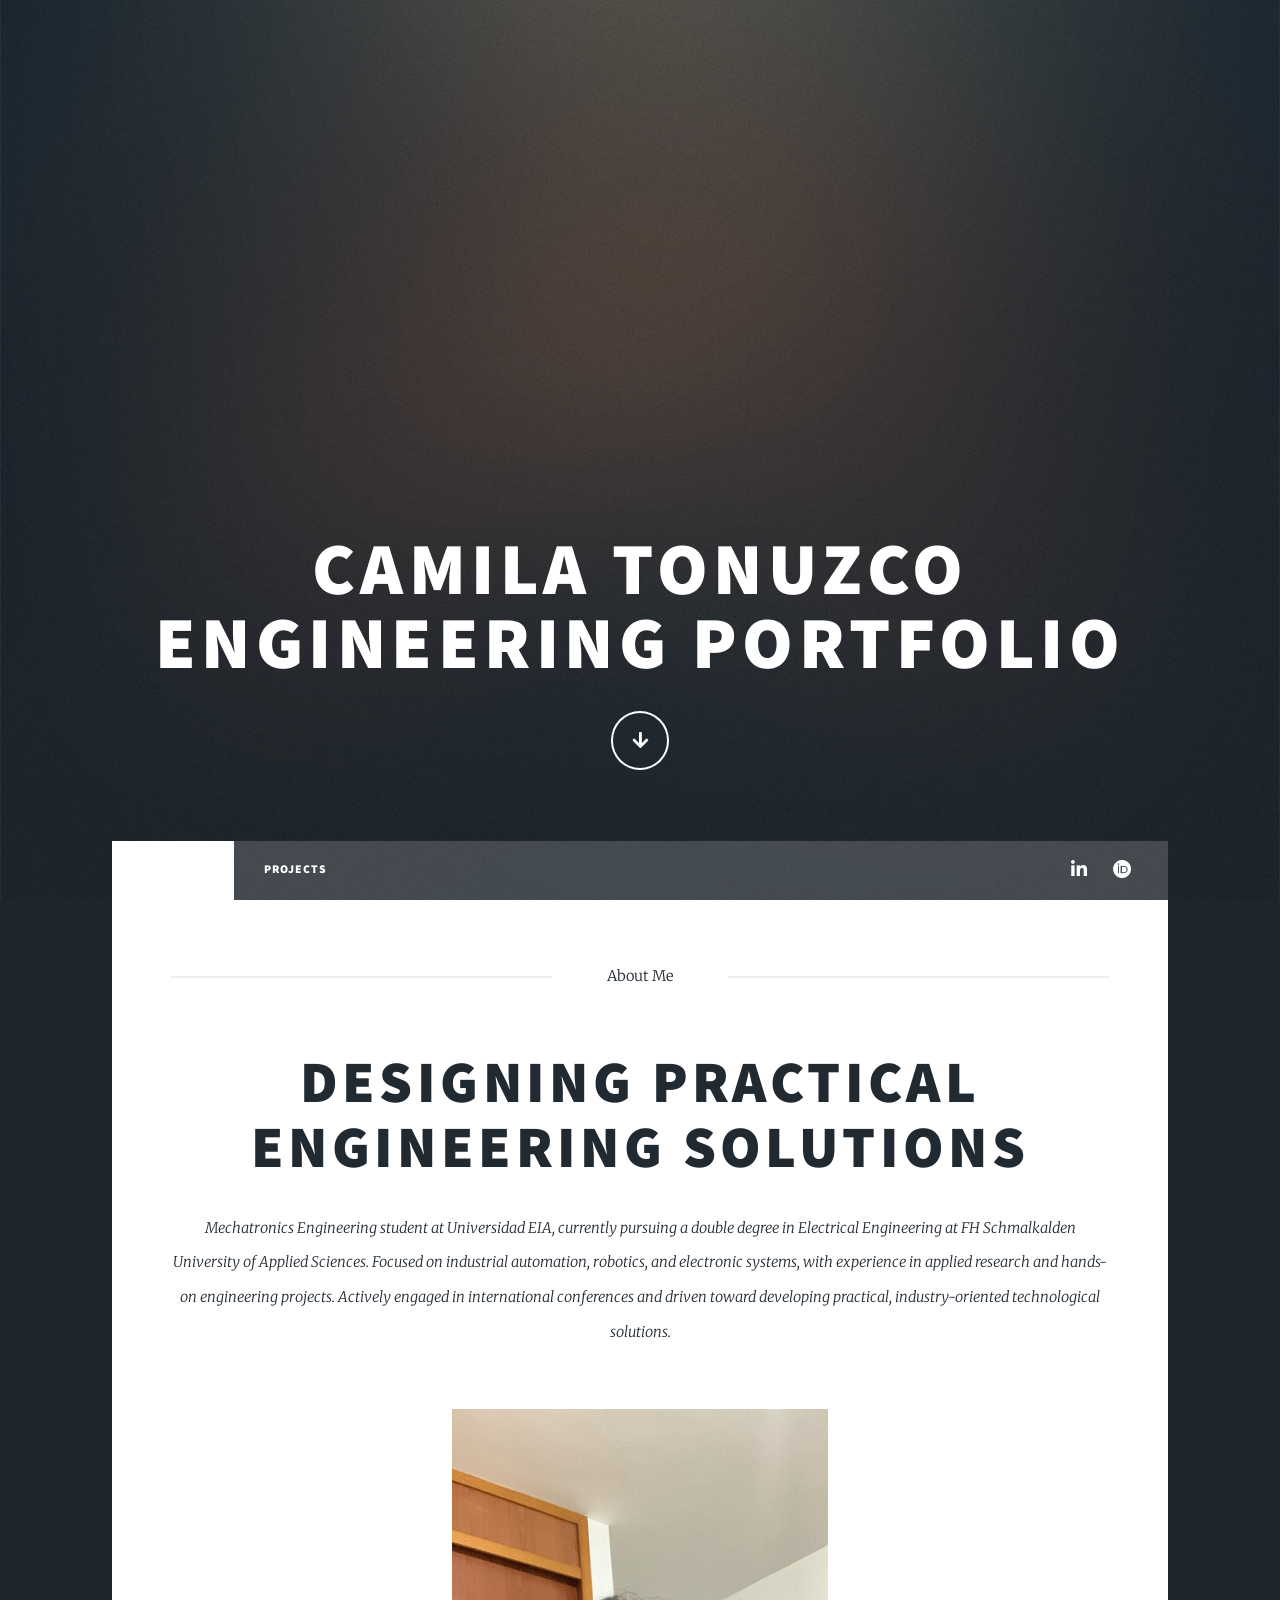
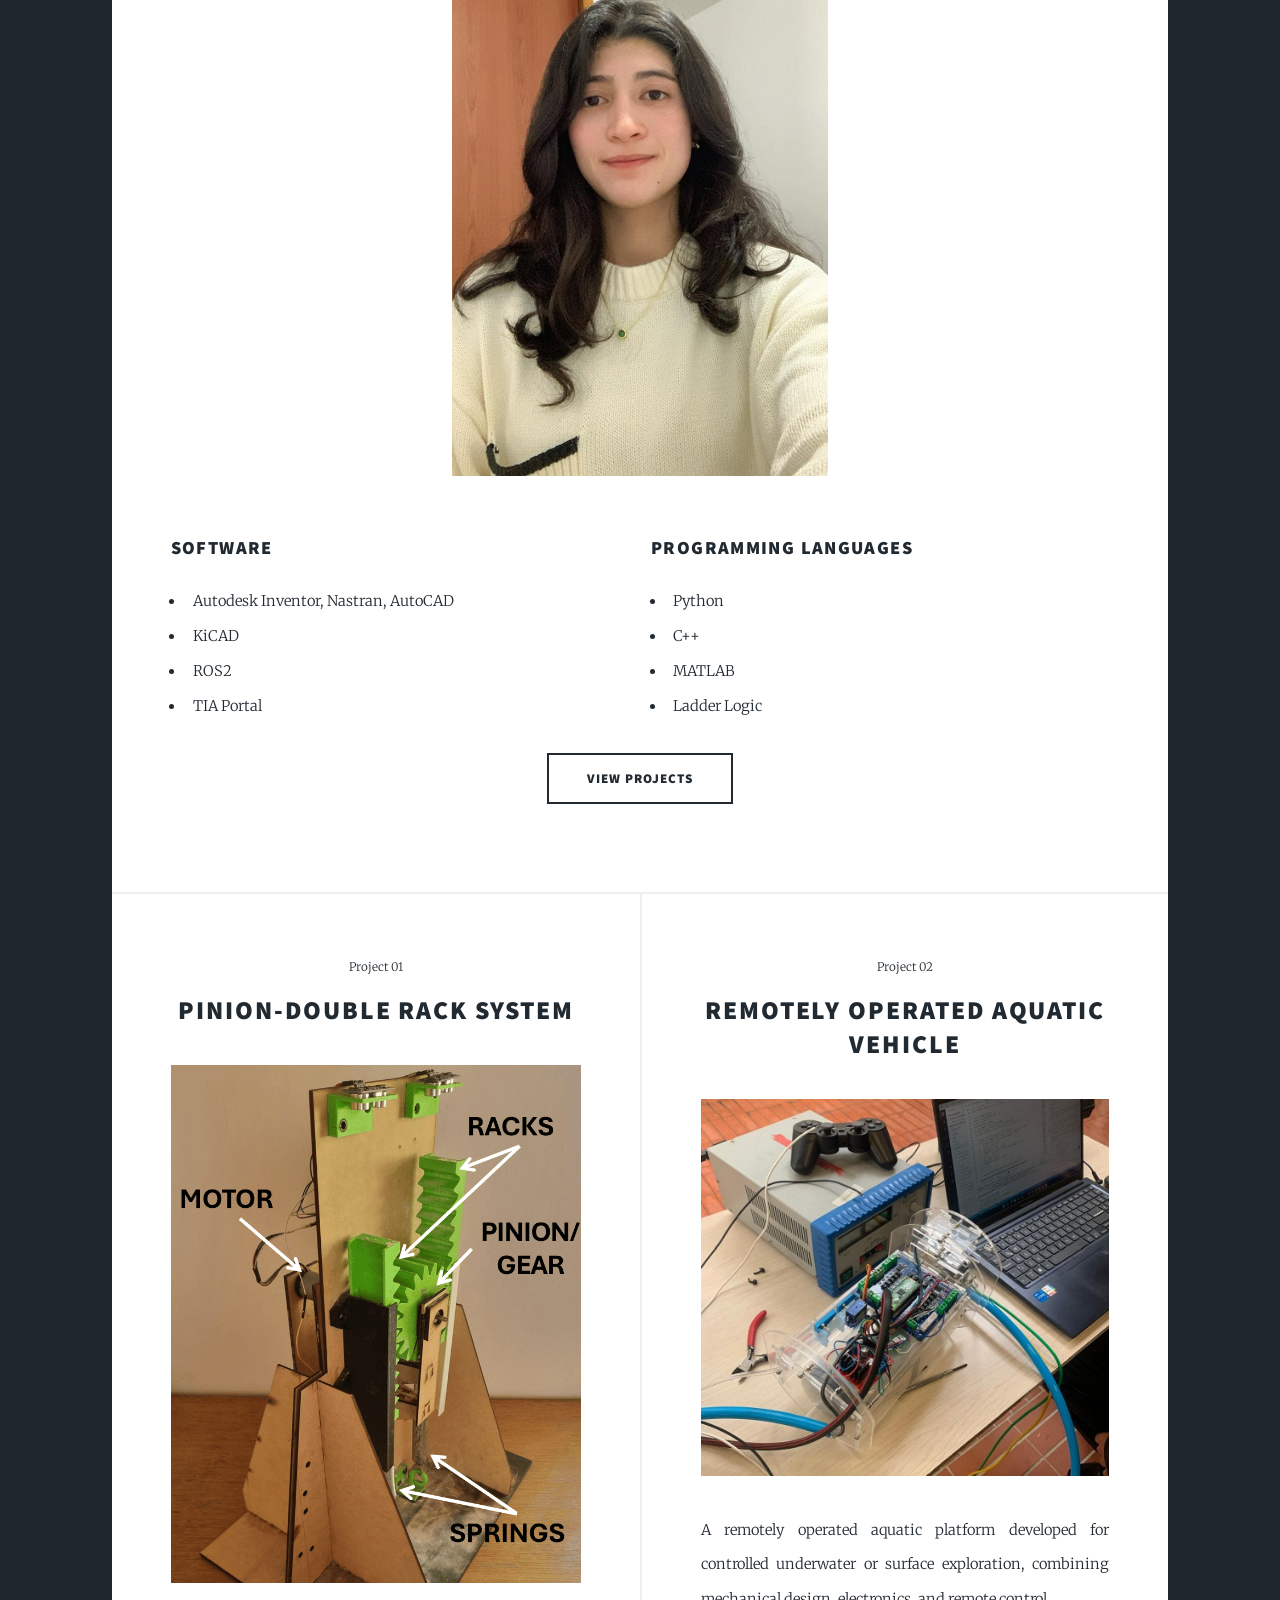
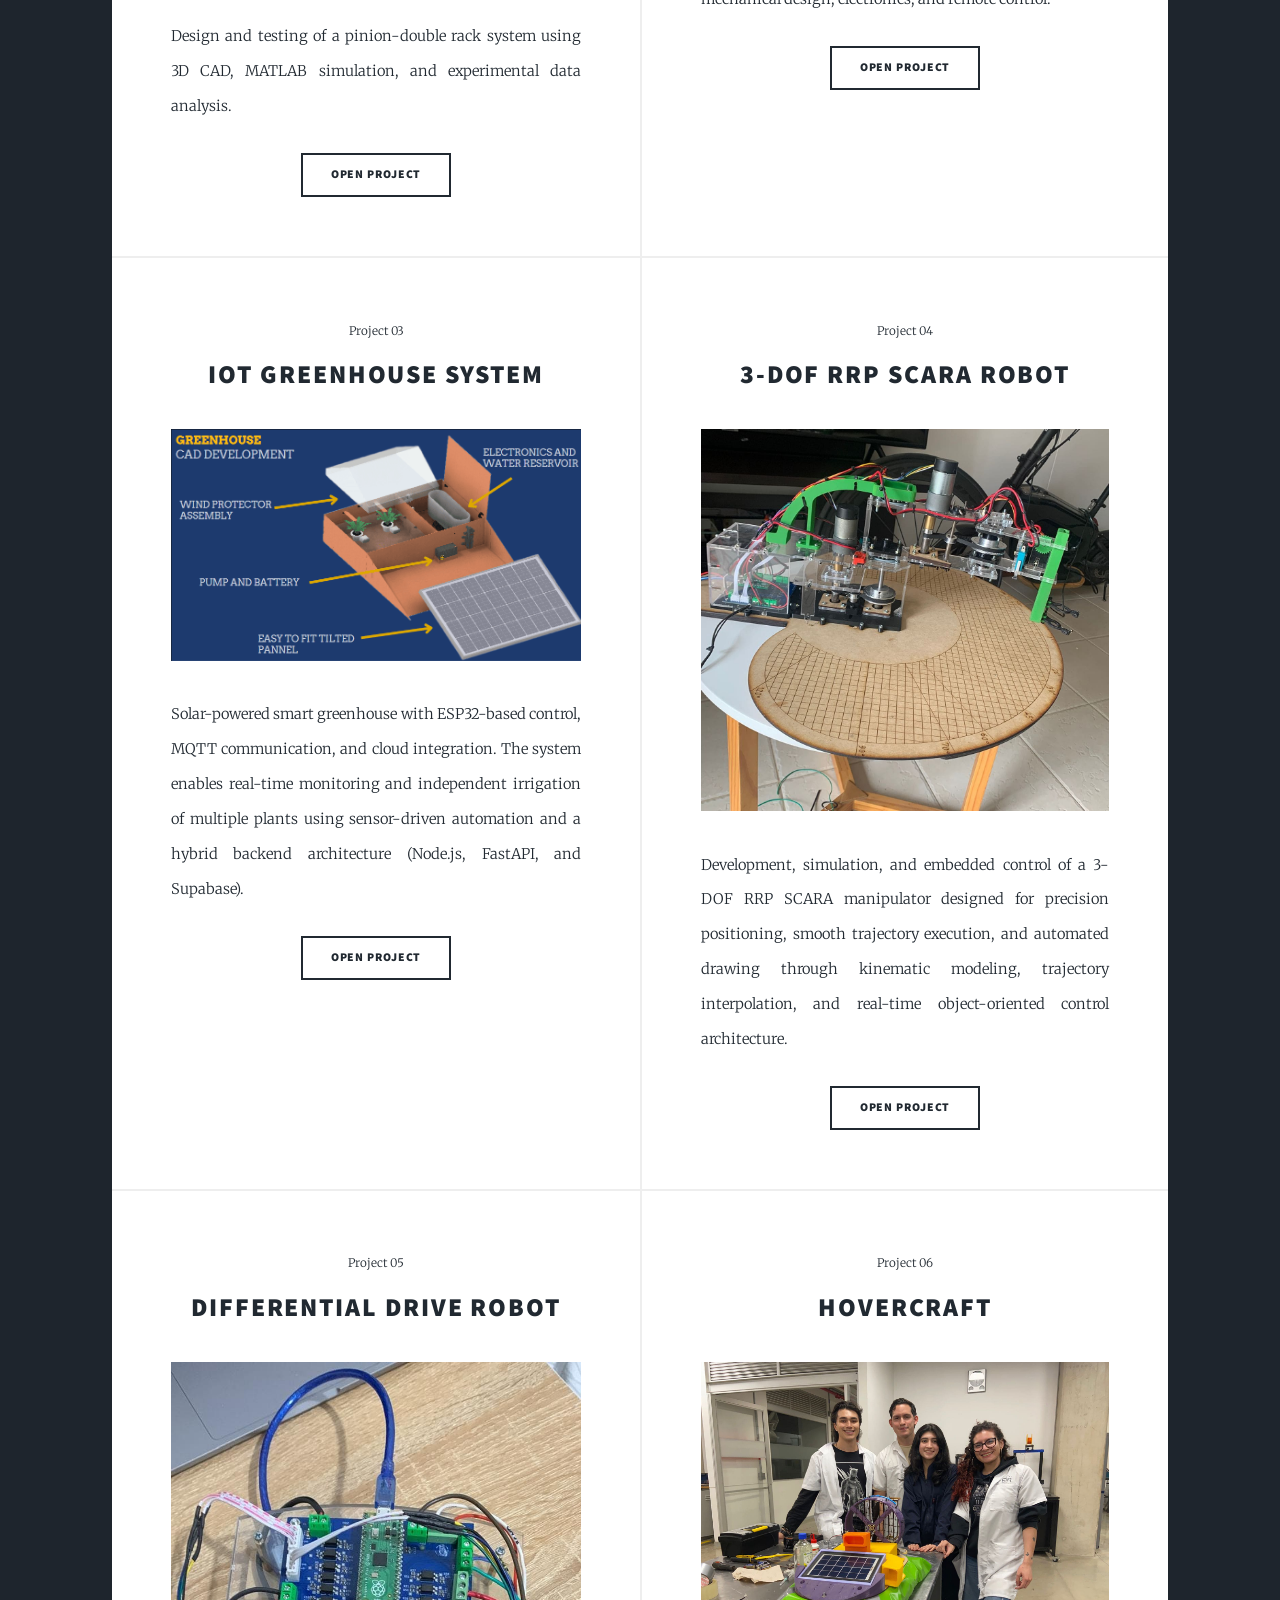
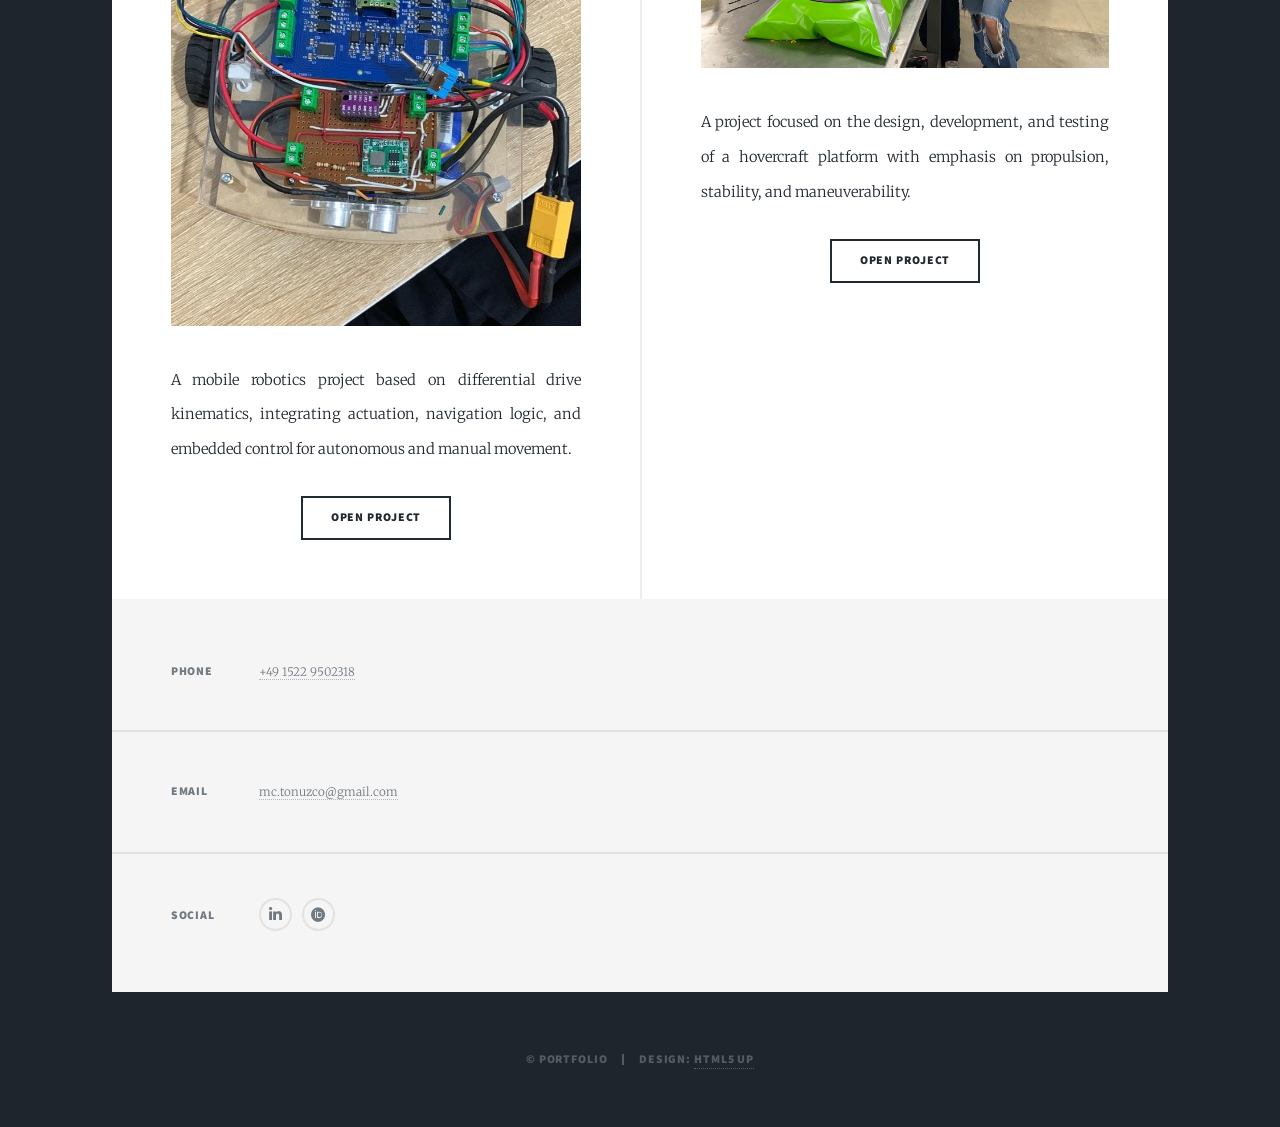
<file: index.html>
<!DOCTYPE HTML>
<!--
	Massively by HTML5 UP
	html5up.net | @ajlkn
	Free for personal and commercial use under the CCA 3.0 license (html5up.net/license)
-->
<html>
	<head>
		<title>Engineering Portfolio</title>
		<meta charset="utf-8" />
		<meta name="viewport" content="width=device-width, initial-scale=1, user-scalable=no" />
		<link rel="stylesheet" href="assets/css/main.css" />
		<noscript><link rel="stylesheet" href="assets/css/noscript.css" /></noscript>
	</head>
	<body class="is-preload">

		<!-- Wrapper -->
			<div id="wrapper" class="fade-in">

				<!-- Intro -->
					<div id="intro">
						<h1>Camila Tonuzco<br />
						Engineering Portfolio</h1>
						<ul class="actions">
							<li><a href="#header" class="button icon solid solo fa-arrow-down scrolly">Continue</a></li>
						</ul>
					</div>

				<!-- Header -->
					<header id="header">
						<a href="index.html" class="logo">Portfolio</a>
					</header>

				<!-- Nav -->
					<nav id="nav">
						<ul class="links">
							<li class="active"><a href="index.html">About Me</a></li>
							<li><a href="#projects">Projects</a></li>
						</ul>
						<ul class="icons">
							<li><a href="https://www.linkedin.com/in/camila-tonuzco-818599346" class="icon brands fa-linkedin-in"><span class="label">LinkedIn</span></a></li>
							<li><a href="https://orcid.org/" class="icon brands fa-orcid"><span class="label">ORCID</span></a></li>
						</ul>
					</nav>

				<!-- Main -->
					<div id="main">

						<!-- Featured Post -->
							<article class="post featured" id="about">
								<header class="major">
									<span class="date">About Me</span>
									<h2><a href="#about">Designing practical engineering solutions</a></h2>
									<p>Mechatronics Engineering student at Universidad EIA, currently pursuing a double degree in Electrical Engineering at FH Schmalkalden University of Applied Sciences. Focused on industrial automation, robotics, and electronic systems, with experience in applied research and hands-on engineering projects. Actively engaged in international conferences and driven toward developing practical, industry-oriented technological solutions.</p>
								</header>
								<a href="#projects" class="image main"><img src="images/Yo.jpeg" alt="Camila Tonuzco" style="width: 40%; margin: 0 auto; display: block;" /></a>
								<div class="row" style="margin-top: 2em; text-align: left;">

									<div class="col-6 col-12-small">
										<h3>Software</h3>
										<ul>
											<li>Autodesk Inventor, Nastran, AutoCAD</li>
											<li>KiCAD</li>
											<li>ROS2</li>
											<li>TIA Portal</li>
										</ul>
									</div>

									<div class="col-6 col-12-small">
										<h3>Programming Languages</h3>
										<ul>
											<li>Python</li>
											<li>C++</li>
											<li>MATLAB</li>
											<li>Ladder Logic</li>
										</ul>
									</div>

								</div>
								<ul class="actions special">
									<li><a href="#projects" class="button large scrolly">View Projects</a></li>
								</ul>
							</article>

						<!-- Posts -->
							<section class="posts" id="projects">
								<article>
									<header>
										<span class="date">Project 01</span>
										<h2><a href="pinion-double-rack-system.html">Pinion-Double Rack System</a></h2>
									</header>
									<a href="pinion-double-rack-system.html" class="image fit"><img src="images/pinion_double_rack/RealSystem (1).png" alt="Pinion-double rack system project" /></a>
									<p>Design and testing of a pinion-double rack system using 3D CAD, MATLAB simulation, and experimental data analysis.</p>
									<ul class="actions special">
										<li><a href="pinion-double-rack-system.html" class="button">Open Project</a></li>
									</ul>
								</article>
								<article>
									<header>
										<span class="date">Project 02</span>
										<h2><a href="remotely-operated-aquatic-vehicle.html">Remotely Operated Aquatic Vehicle</a></h2>
									</header>
									<a href="remotely-operated-aquatic-vehicle.html" class="image fit"><img src="images/rov/rovinside (1).jpeg" alt="Remotely operated aquatic vehicle project" /></a>
									<p>A remotely operated aquatic platform developed for controlled underwater or surface exploration, combining mechanical design, electronics, and remote control.</p>
									<ul class="actions special">
										<li><a href="remotely-operated-aquatic-vehicle.html" class="button">Open Project</a></li>
									</ul>
								</article>
								<article>
									<header>
										<span class="date">Project 03</span>
										<h2><a href="iot-greenhouse-system.html">IoT Greenhouse System</a></h2>
									</header>
									<a href="iot-greenhouse-system.html" class="image fit"><img src="images/greenhouse/Greenhouse (1).png" alt="IoT greenhouse system project" /></a>
									<p>Solar-powered smart greenhouse with ESP32-based control, MQTT communication, and cloud integration. The system enables real-time monitoring and independent irrigation of multiple plants using sensor-driven automation and a hybrid backend architecture (Node.js, FastAPI, and Supabase).</p>
									<ul class="actions special">
										<li><a href="iot-greenhouse-system.html" class="button">Open Project</a></li>
									</ul>
								</article>
								<article>
									<header>
										<span class="date">Project 04</span>
										<h2><a href="3-dof-rrp-scara-robot.html">3-DOF RRP SCARA Robot</a></h2>
									</header>
									<a href="3-dof-rrp-scara-robot.html" class="image fit"><img src="images/Scara/Scara2.jpeg" alt="3-DOF RRP SCARA robot project" /></a>
									<p>Development, simulation, and embedded control of a 3-DOF RRP SCARA manipulator designed for precision positioning, smooth trajectory execution, and automated drawing through kinematic modeling, trajectory interpolation, and real-time object-oriented control architecture.</p>
									<ul class="actions special">
										<li><a href="3-dof-rrp-scara-robot.html" class="button">Open Project</a></li>
									</ul>
								</article>
								<article>
									<header>
										<span class="date">Project 05</span>
										<h2><a href="differential-drive-robot.html">Differential Drive Robot</a></h2>
									</header>
									<a href="differential-drive-robot.html" class="image fit"><img src="images/diffdrive/diffdrive.jpeg" alt="Differential drive robot project" /></a>
									<p>A mobile robotics project based on differential drive kinematics, integrating actuation, navigation logic, and embedded control for autonomous and manual movement.</p>
									<ul class="actions special">
										<li><a href="differential-drive-robot.html" class="button">Open Project</a></li>
									</ul>
								</article>
								<article>
									<header>
										<span class="date">Project 06</span>
										<h2><a href="hovercraft.html">Hovercraft</a></h2>
									</header>
									<a href="hovercraft.html" class="image fit"><img src="images/Hovercraft/teamHover (1).jpg" alt="Hovercraft project" /></a>
									<p>A project focused on the design, development, and testing of a hovercraft platform with emphasis on propulsion, stability, and maneuverability.</p>
									<ul class="actions special">
										<li><a href="hovercraft.html" class="button">Open Project</a></li>
									</ul>
								</article>
							</section>

					</div>

				<!-- Footer -->
					<footer id="footer">
						<section class="split contact">
							<section>
								<h3>Phone</h3>
								<p><a href="tel:+4915229502318">+49 1522 9502318</a></p>
							</section>
							<section>
								<h3>Email</h3>
								<p><a href="mailto:mc.tonuzco@gmail.com">mc.tonuzco@gmail.com</a></p>
							</section>
							<section>
								<h3>Social</h3>
								<ul class="icons alt">
									<li><a href="https://www.linkedin.com/in/camila-tonuzco-818599346" class="icon brands alt fa-linkedin-in"><span class="label">LinkedIn</span></a></li>
									<li><a href="https://orcid.org/" class="icon brands alt fa-orcid"><span class="label">ORCID</span></a></li>
								</ul>
							</section>
						</section>
					</footer>

				<!-- Copyright -->
					<div id="copyright">
						<ul><li>&copy; Portfolio</li><li>Design: <a href="https://html5up.net">HTML5 UP</a></li></ul>
					</div>

			</div>

		<!-- Scripts -->
			<script src="assets/js/jquery.min.js"></script>
			<script src="assets/js/jquery.scrollex.min.js"></script>
			<script src="assets/js/jquery.scrolly.min.js"></script>
			<script src="assets/js/browser.min.js"></script>
			<script src="assets/js/breakpoints.min.js"></script>
			<script src="assets/js/util.js"></script>
			<script src="assets/js/main.js"></script>

	</body>
</html>
</file>
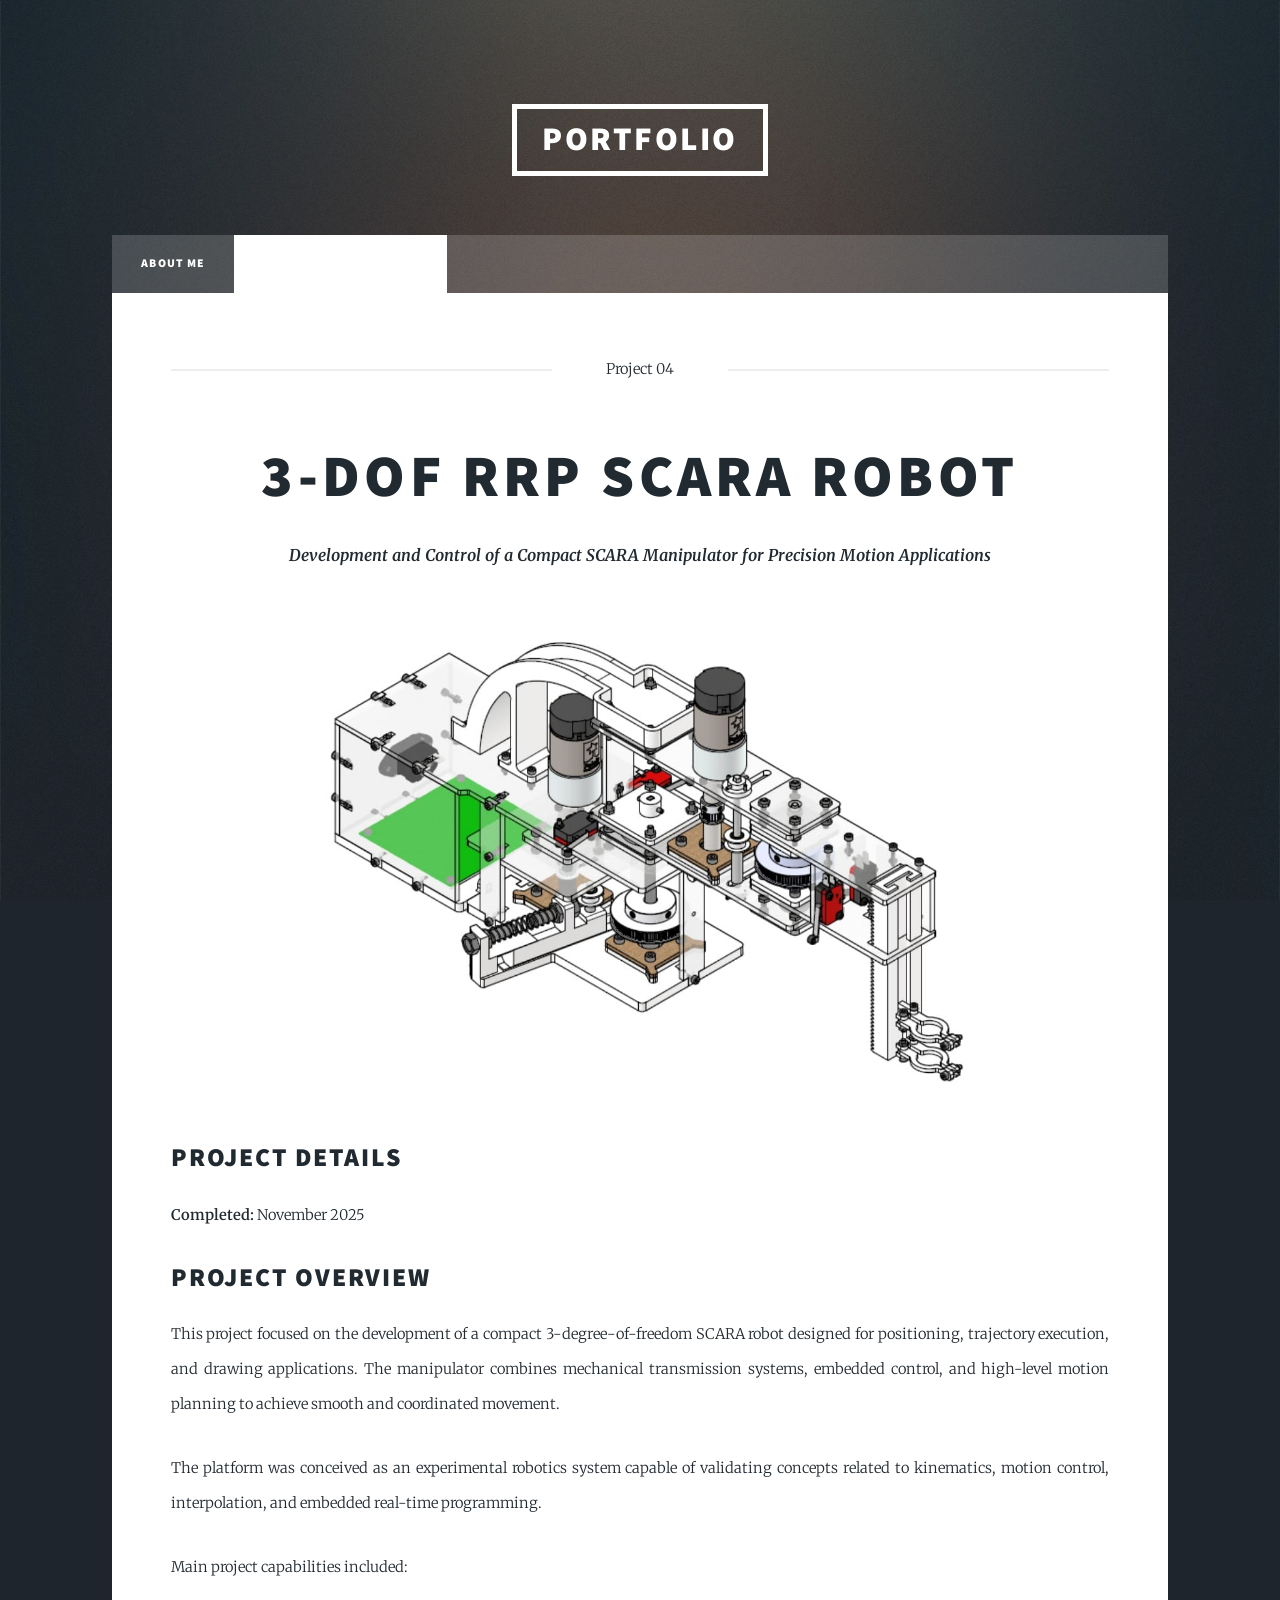
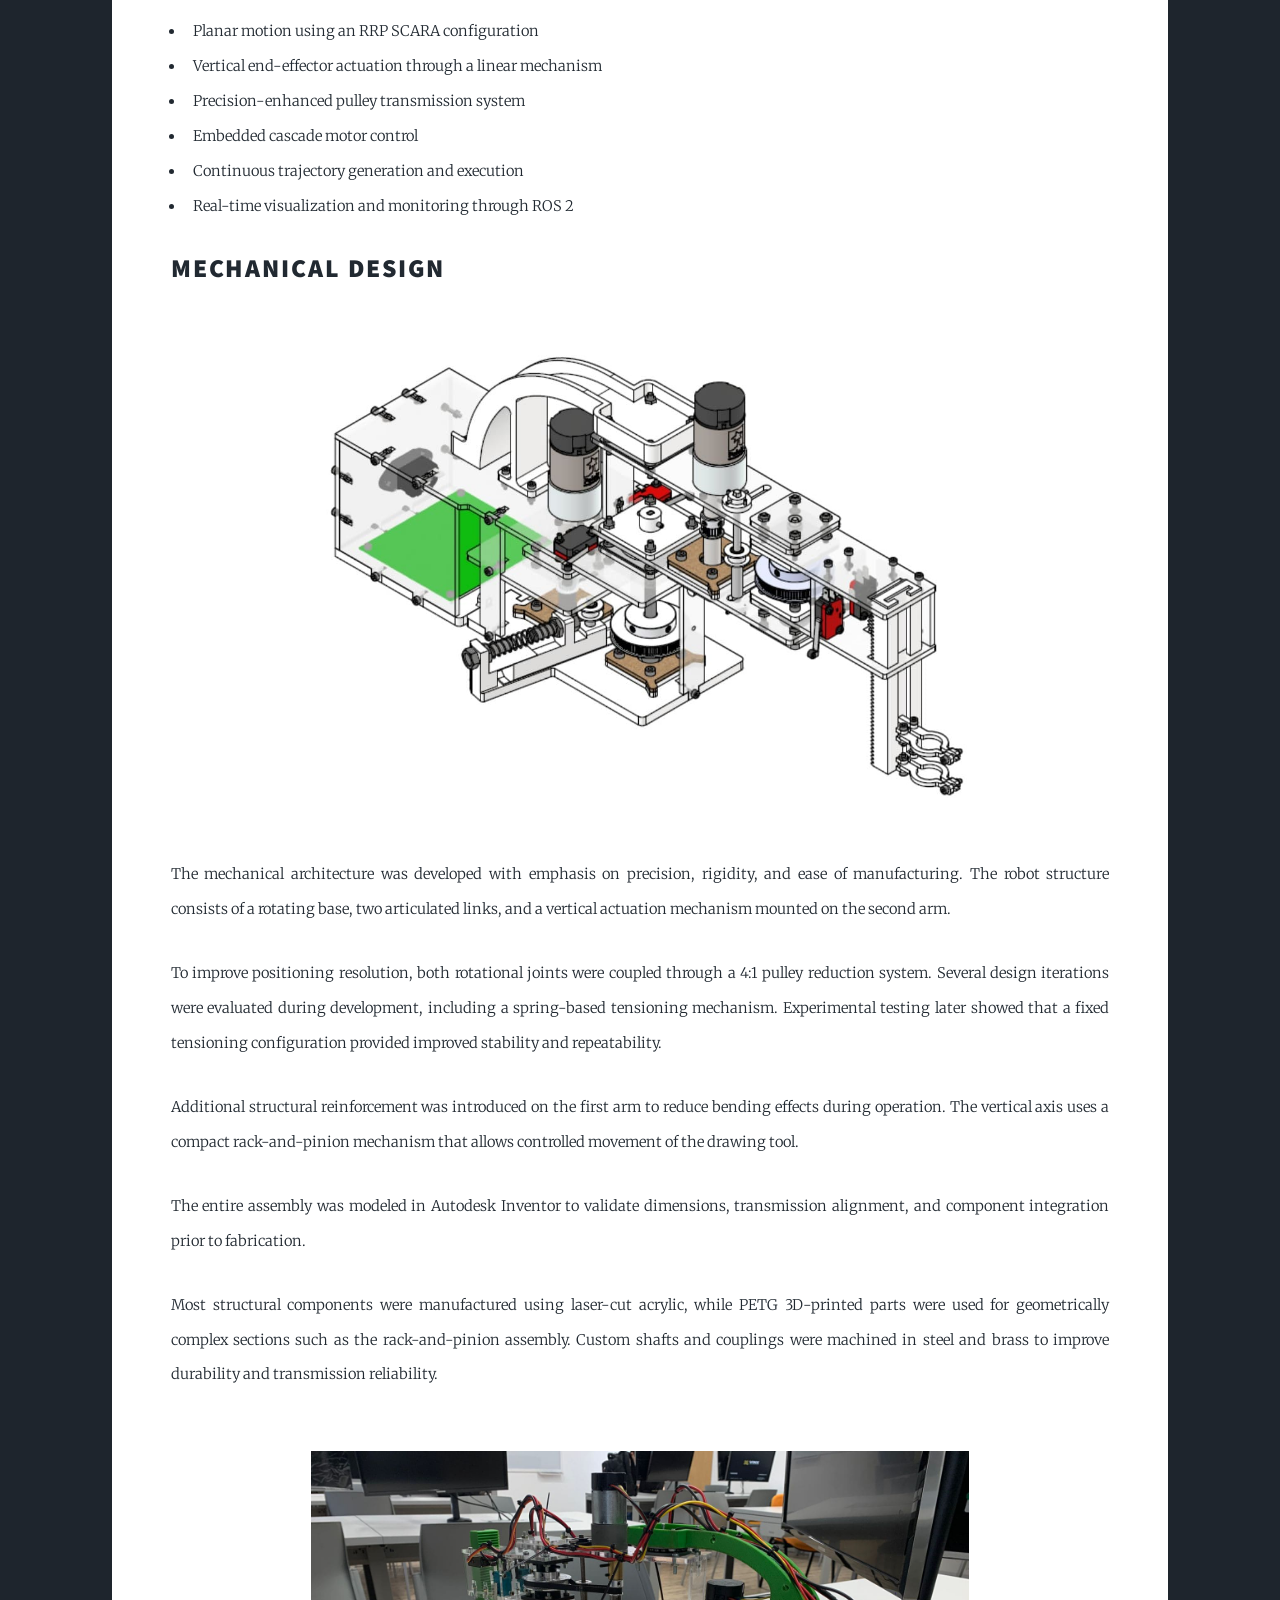
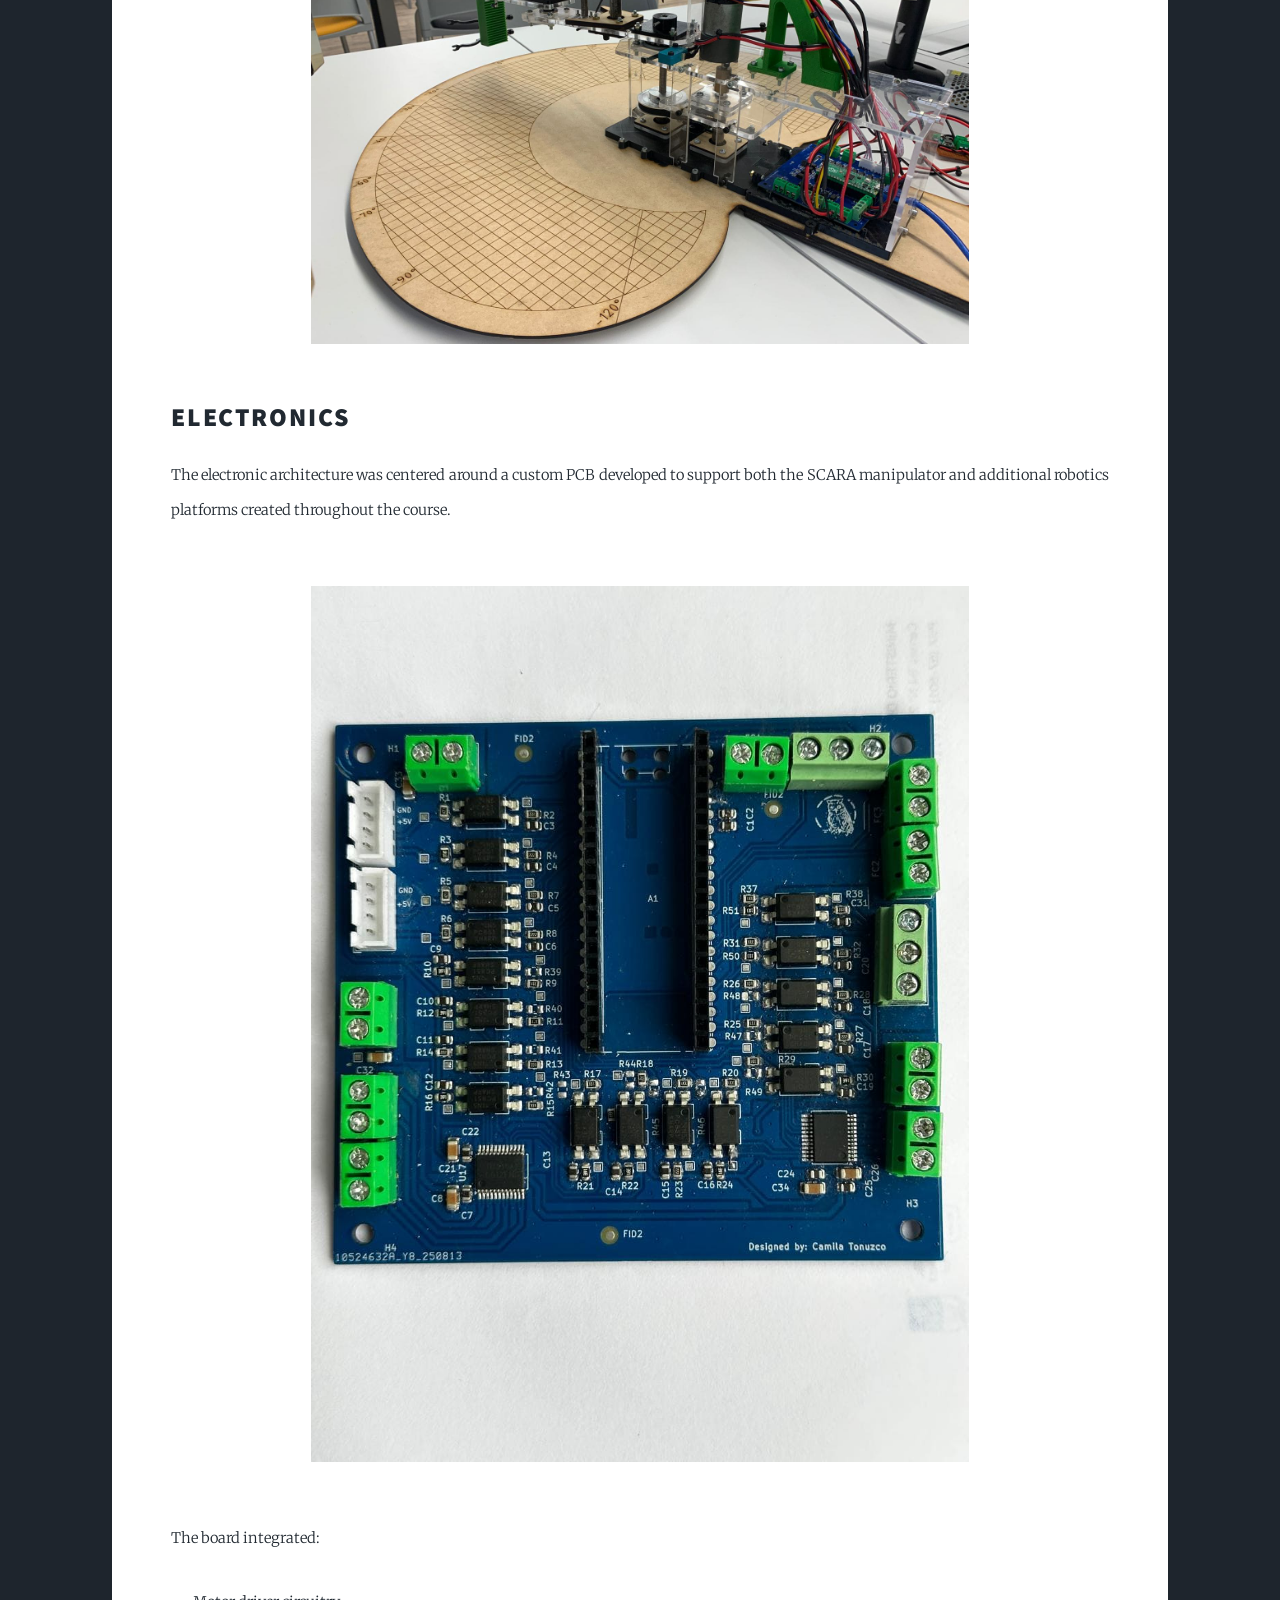
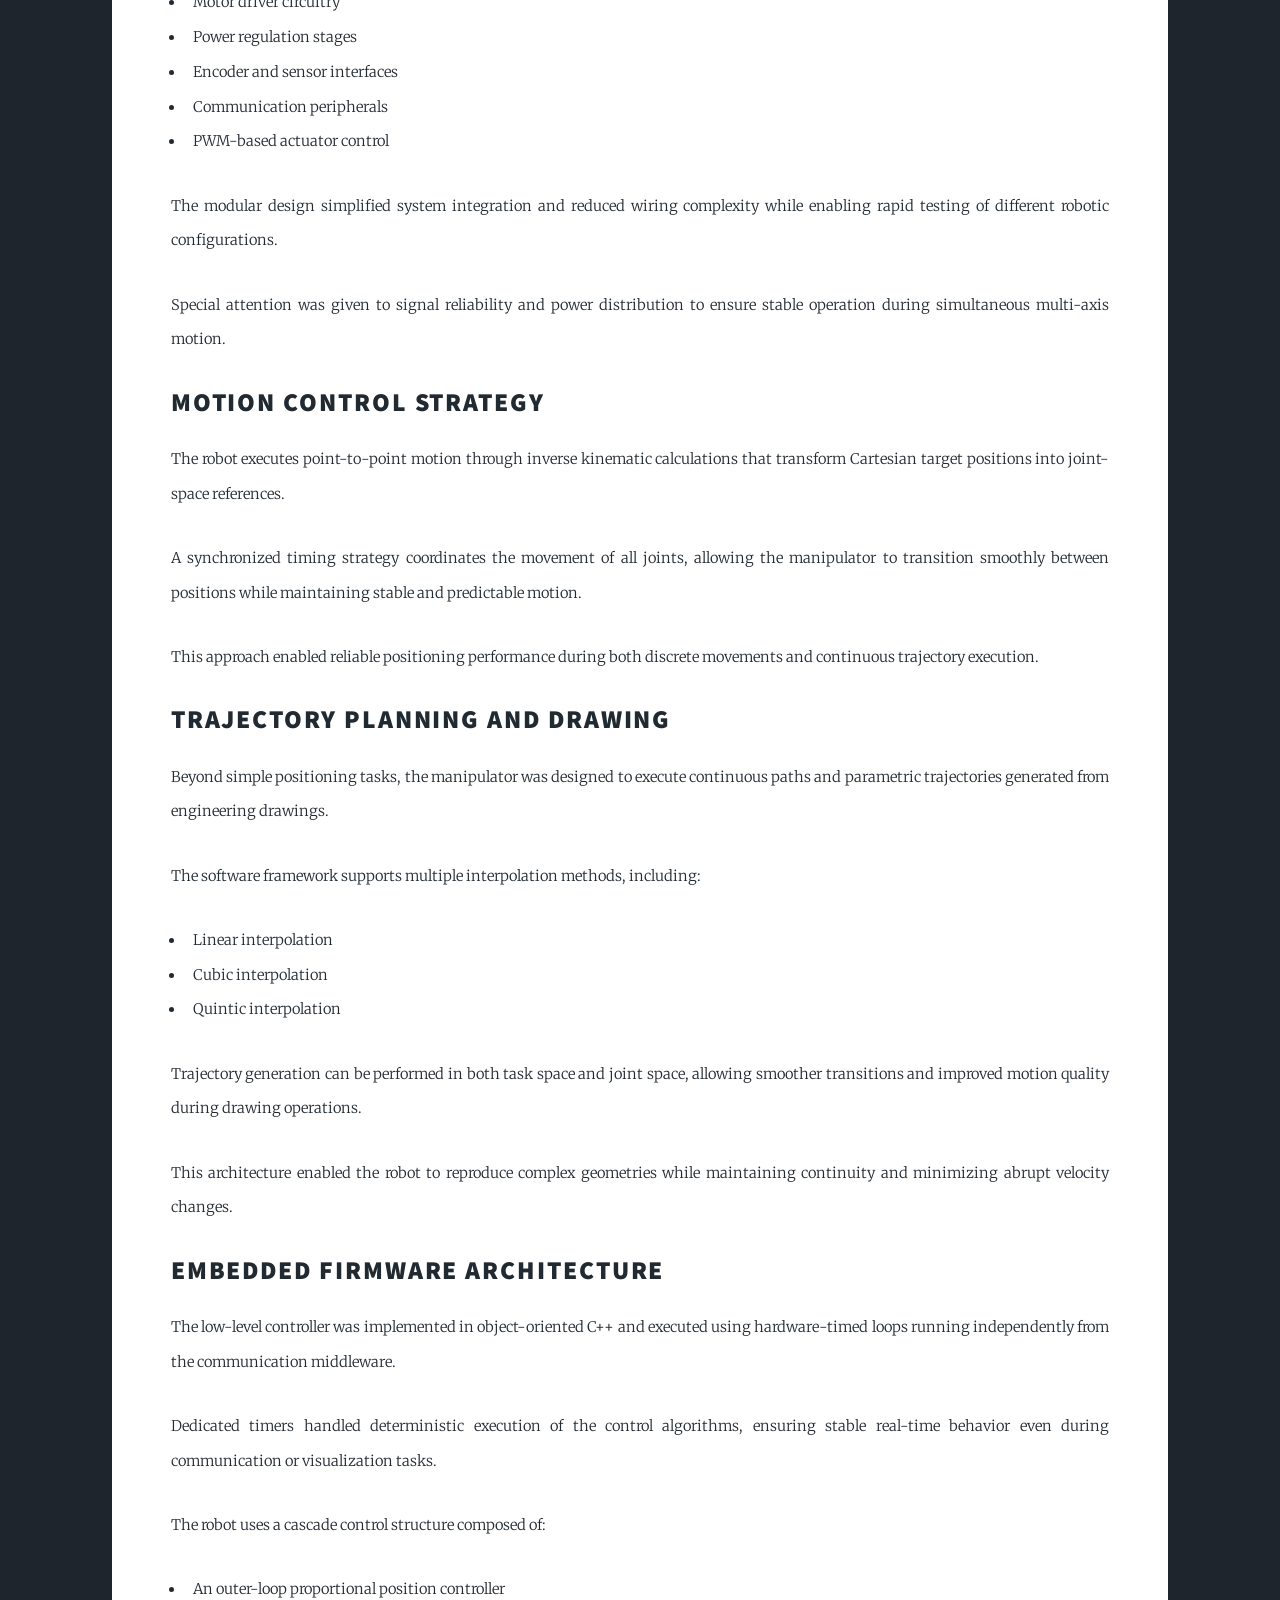
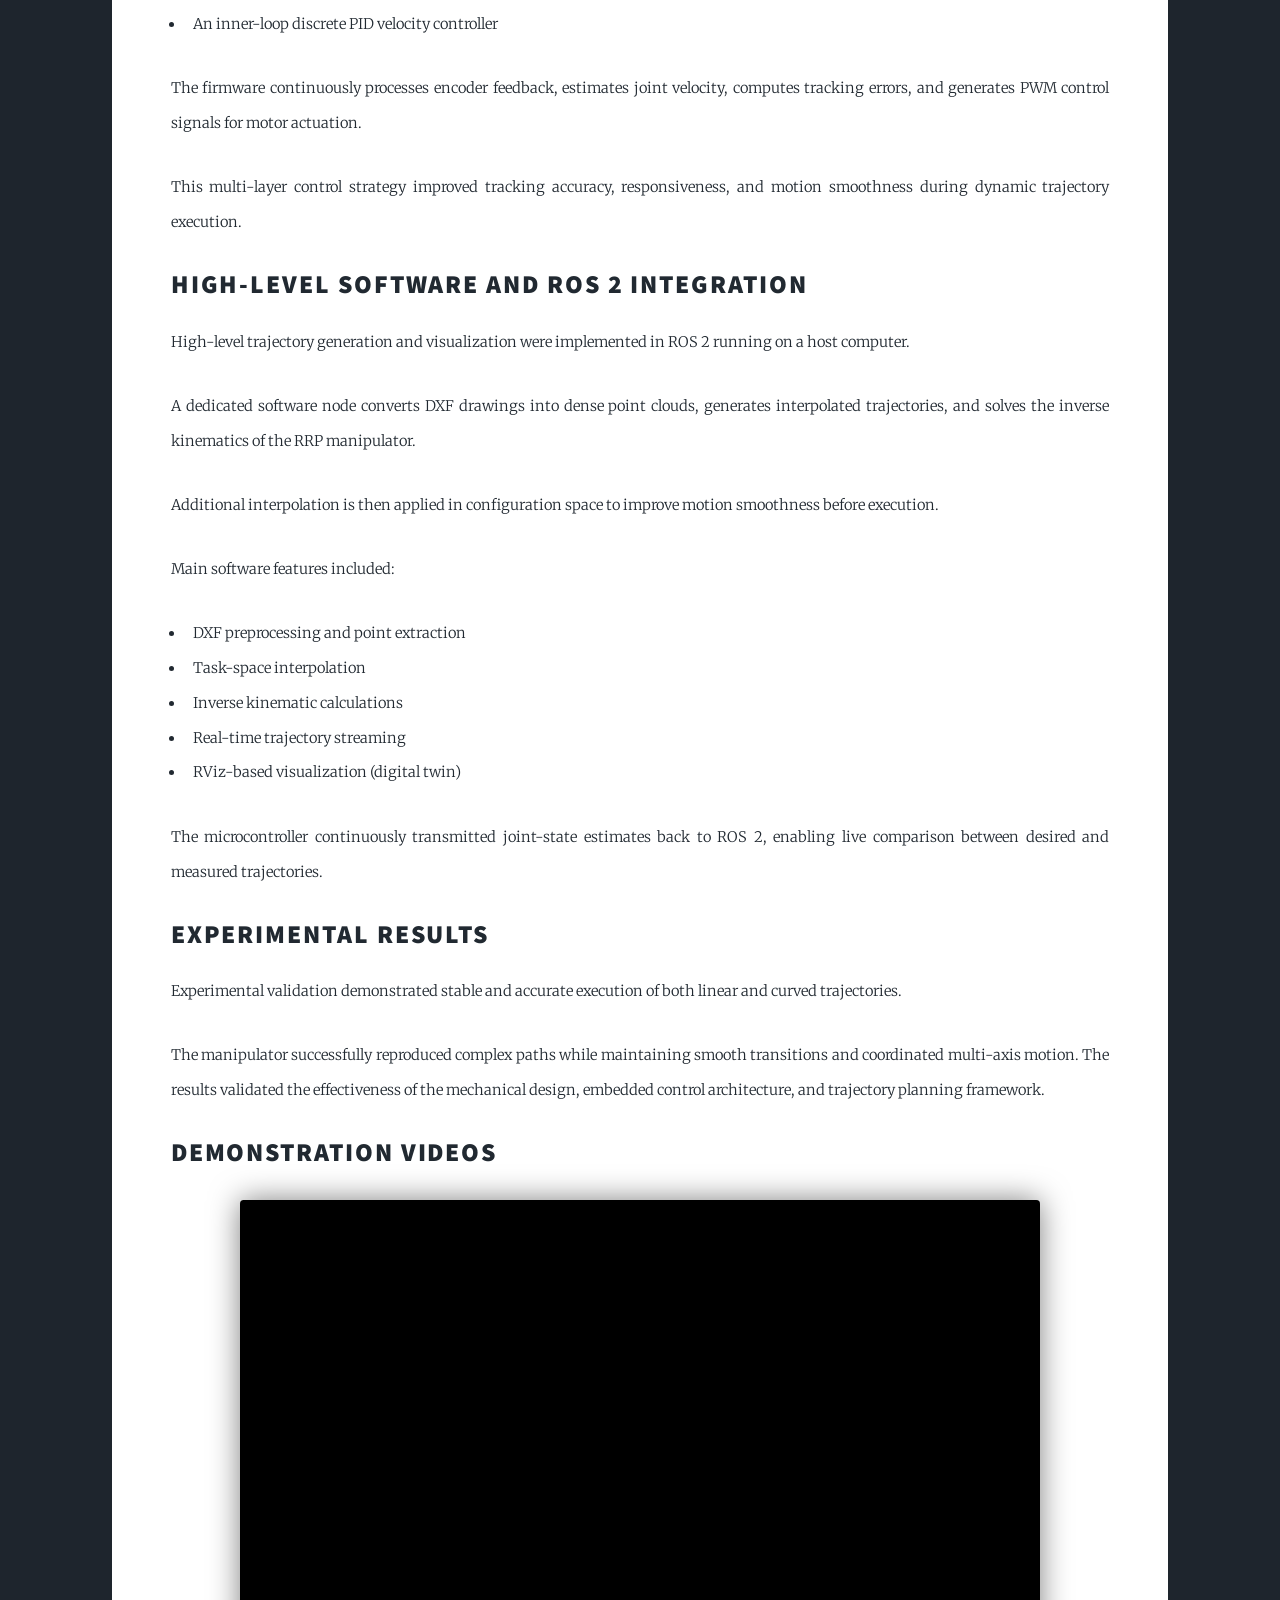
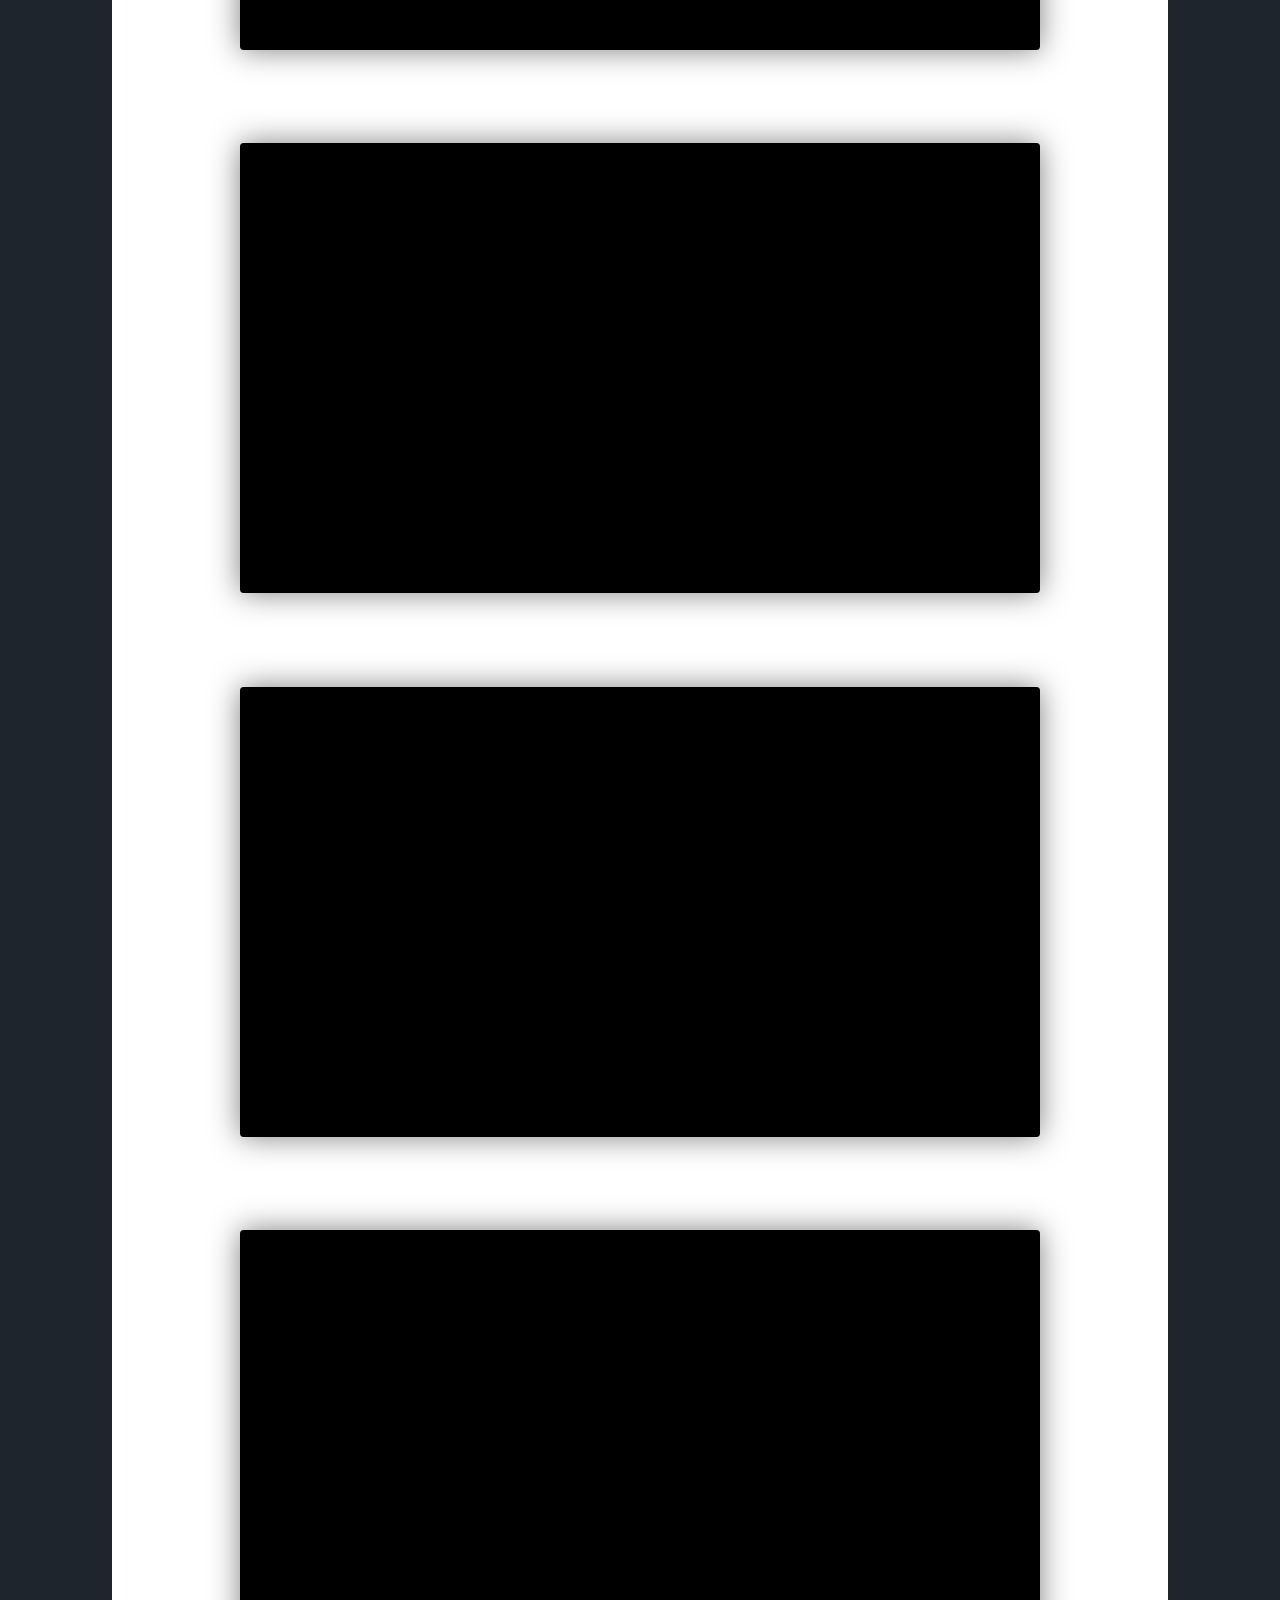
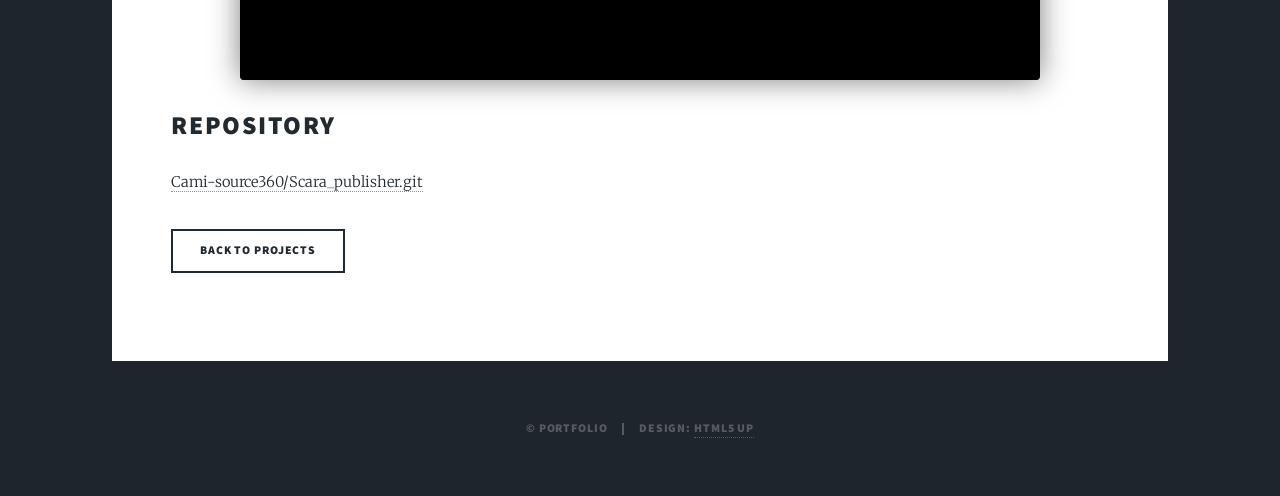
<file: 3-dof-rrp-scara-robot.html>
<!DOCTYPE HTML>
<html>
	<head>
		<title>3-DOF RRP SCARA Robot | Engineering Portfolio</title>
		<meta charset="utf-8" />
		<meta name="viewport" content="width=device-width, initial-scale=1, user-scalable=no" />
		<link rel="stylesheet" href="assets/css/main.css" />
		<noscript><link rel="stylesheet" href="assets/css/noscript.css" /></noscript>
	</head>
	<body class="is-preload">
		<div id="wrapper">
			<header id="header">
				<a href="index.html" class="logo">Portfolio</a>
			</header>
			<nav id="nav">
				<ul class="links">
					<li><a href="index.html">About Me</a></li>
					<li class="active"><a href="3-dof-rrp-scara-robot.html">3-DOF RRP SCARA Robot</a></li>
				</ul>
				<ul class="icons">
				</ul>
			</nav>
			<div id="main">
				<section class="post">
					<header class="major">
						<span class="date">Project 04</span>
						<h1>3-DOF RRP SCARA Robot</h1>
						<p><strong>Development and Control of a Compact SCARA Manipulator for Precision Motion Applications</strong></p>
					</header>
					<div class="image main"><img src="images/Scara/cadScara (1).jpeg" style="width:70%; display:block; margin:auto;" alt="SCARA CAD Design" /></div>
					<h2>Project Details</h2>
					<p><strong>Completed:</strong> November 2025</p>
					<h2>Project Overview</h2>
					<p>
					This project focused on the development of a compact 3-degree-of-freedom SCARA robot designed for positioning, trajectory execution, and drawing applications. The manipulator combines mechanical transmission systems, embedded control, and high-level motion planning to achieve smooth and coordinated movement.
					</p>
					<p>
					The platform was conceived as an experimental robotics system capable of validating concepts related to kinematics, motion control, interpolation, and embedded real-time programming.
					</p>
					<p>
					Main project capabilities included:
					</p>
					<ul>
						<li>Planar motion using an RRP SCARA configuration</li>
						<li>Vertical end-effector actuation through a linear mechanism</li>
						<li>Precision-enhanced pulley transmission system</li>
						<li>Embedded cascade motor control</li>
						<li>Continuous trajectory generation and execution</li>
						<li>Real-time visualization and monitoring through ROS 2</li>
					</ul>
					<h2>Mechanical Design</h2>
					<div class="image main">
						<img src="images/Scara/cadScara (1).jpeg" style="width:70%; display:block; margin:auto;" alt="SCARA CAD Model" />
					</div>
					<p>
					The mechanical architecture was developed with emphasis on precision, rigidity, and ease of manufacturing. The robot structure consists of a rotating base, two articulated links, and a vertical actuation mechanism mounted on the second arm.
					</p>
					<p>
					To improve positioning resolution, both rotational joints were coupled through a 4:1 pulley reduction system. Several design iterations were evaluated during development, including a spring-based tensioning mechanism. Experimental testing later showed that a fixed tensioning configuration provided improved stability and repeatability.
					</p>
					<p>
					Additional structural reinforcement was introduced on the first arm to reduce bending effects during operation. The vertical axis uses a compact rack-and-pinion mechanism that allows controlled movement of the drawing tool.
					</p>
					<p>
					The entire assembly was modeled in Autodesk Inventor to validate dimensions, transmission alignment, and component integration prior to fabrication.
					</p>
					<p>
					Most structural components were manufactured using laser-cut acrylic, while PETG 3D-printed parts were used for geometrically complex sections such as the rack-and-pinion assembly. Custom shafts and couplings were machined in steel and brass to improve durability and transmission reliability.
					</p>
					<div class="image main">
						<img src="images/Scara/RealScara (1).jpeg" style="width:70%; display:block; margin:auto;" alt="Physical SCARA Prototype" />
					</div>
					<h2>Electronics</h2>
					<p>
					The electronic architecture was centered around a custom PCB developed to support both the SCARA manipulator and additional robotics platforms created throughout the course.
					</p>
					<div class="image main">
						<img src="images/Scara/scarapcb (1).jpeg" style="width:70%; display:block; margin:auto;" alt="SCARA PCB" />
					</div>
					<p>
					The board integrated:
					</p>
					<ul>
						<li>Motor driver circuitry</li>
						<li>Power regulation stages</li>
						<li>Encoder and sensor interfaces</li>
						<li>Communication peripherals</li>
						<li>PWM-based actuator control</li>
					</ul>
					<p>
					The modular design simplified system integration and reduced wiring complexity while enabling rapid testing of different robotic configurations.
					</p>
					<p>
					Special attention was given to signal reliability and power distribution to ensure stable operation during simultaneous multi-axis motion.
					</p>
					<h2>Motion Control Strategy</h2>
					<p>
					The robot executes point-to-point motion through inverse kinematic calculations that transform Cartesian target positions into joint-space references.
					</p>
					<p>
					A synchronized timing strategy coordinates the movement of all joints, allowing the manipulator to transition smoothly between positions while maintaining stable and predictable motion.
					</p>
					<p>
					This approach enabled reliable positioning performance during both discrete movements and continuous trajectory execution.
					</p>
					<h2>Trajectory Planning and Drawing</h2>
					<p>
					Beyond simple positioning tasks, the manipulator was designed to execute continuous paths and parametric trajectories generated from engineering drawings.
					</p>
					<p>
					The software framework supports multiple interpolation methods, including:
					</p>
					<ul>
						<li>Linear interpolation</li>
						<li>Cubic interpolation</li>
						<li>Quintic interpolation</li>
					</ul>
					<p>
					Trajectory generation can be performed in both task space and joint space, allowing smoother transitions and improved motion quality during drawing operations.
					</p>
					<p>
					This architecture enabled the robot to reproduce complex geometries while maintaining continuity and minimizing abrupt velocity changes.
					</p>
					<h2>Embedded Firmware Architecture</h2>
					<p>
					The low-level controller was implemented in object-oriented C++ and executed using hardware-timed loops running independently from the communication middleware.
					</p>
					<p>
					Dedicated timers handled deterministic execution of the control algorithms, ensuring stable real-time behavior even during communication or visualization tasks.
					</p>
					<p>
					The robot uses a cascade control structure composed of:
					</p>
					<ul>
						<li>An outer-loop proportional position controller</li>
						<li>An inner-loop discrete PID velocity controller</li>
					</ul>
					<p>
					The firmware continuously processes encoder feedback, estimates joint velocity, computes tracking errors, and generates PWM control signals for motor actuation.
					</p>
					<p>
					This multi-layer control strategy improved tracking accuracy, responsiveness, and motion smoothness during dynamic trajectory execution.
					</p>
					<h2>High-Level Software and ROS 2 Integration</h2>
					<p>
					High-level trajectory generation and visualization were implemented in ROS 2 running on a host computer.
					</p>
					<p>
					A dedicated software node converts DXF drawings into dense point clouds, generates interpolated trajectories, and solves the inverse kinematics of the RRP manipulator.
					</p>
					<p>
					Additional interpolation is then applied in configuration space to improve motion smoothness before execution.
					</p>
					<p>
					Main software features included:
					</p>
					<ul>
						<li>DXF preprocessing and point extraction</li>
						<li>Task-space interpolation</li>
						<li>Inverse kinematic calculations</li>
						<li>Real-time trajectory streaming</li>
						<li>RViz-based visualization (digital twin)</li>
					</ul>
					<p>
					The microcontroller continuously transmitted joint-state estimates back to ROS 2, enabling live comparison between desired and measured trajectories.
					</p>
					<h2>Experimental Results</h2>
					<p>
					Experimental validation demonstrated stable and accurate execution of both linear and curved trajectories.
					</p>
					<p>
					The manipulator successfully reproduced complex paths while maintaining smooth transitions and coordinated multi-axis motion. The results validated the effectiveness of the mechanical design, embedded control architecture, and trajectory planning framework.
					</p>
					<h2>Demonstration Videos</h2>
					<div class="video-container">
						<iframe
							width="100%"
							height="500"
							src="https://www.youtube.com/embed/J8iH4BmqF9U"
							title="SCARA Robot Demo 1"
							frameborder="0"
							allow="accelerometer; autoplay; clipboard-write; encrypted-media; gyroscope; picture-in-picture"
							allowfullscreen>
						</iframe>
					</div>
					<br>
					<div class="video-container">
						<iframe
							width="100%"
							height="500"
							src="https://www.youtube.com/embed/6IFVKpqnnZA"
							title="SCARA Robot Demo 2"
							frameborder="0"
							allow="accelerometer; autoplay; clipboard-write; encrypted-media; gyroscope; picture-in-picture"
							allowfullscreen>
						</iframe>
					</div>
					<br>
					<div class="video-container">
						<iframe
							width="100%"
							height="500"
							src="https://www.youtube.com/embed/n7RnGKBvBWU"
							title="SCARA Robot Demo 3"
							frameborder="0"
							allow="accelerometer; autoplay; clipboard-write; encrypted-media; gyroscope; picture-in-picture"
							allowfullscreen>
						</iframe>
					</div>
					<br>
					<div class="video-container">
						<iframe
							width="100%"
							height="500"
							src="https://www.youtube.com/embed/tEMiMnovwXo"
							title="SCARA Robot Demo 4"
							frameborder="0"
							allow="accelerometer; autoplay; clipboard-write; encrypted-media; gyroscope; picture-in-picture"
							allowfullscreen>
						</iframe>
					</div>
					<h2>Repository</h2>
					<p>
						<a href="https://github.com/Cami-source360/Scara_publisher.git" target="_blank">Cami-source360/Scara_publisher.git</a>
					</p>
					<ul class="actions">
						<li><a href="index.html#projects" class="button">Back to Projects</a></li>
					</ul>
				</section>
			</div>
			<footer id="footer">
				<section class="split contact">
				</section>
			</footer>
			<div id="copyright">
				<ul><li>&copy; Portfolio</li><li>Design: <a href="https://html5up.net">HTML5 UP</a></li></ul>
			</div>
		</div>
		<script src="assets/js/jquery.min.js"></script>
		<script src="assets/js/jquery.scrollex.min.js"></script>
		<script src="assets/js/jquery.scrolly.min.js"></script>
		<script src="assets/js/browser.min.js"></script>
		<script src="assets/js/breakpoints.min.js"></script>
		<script src="assets/js/util.js"></script>
		<script src="assets/js/main.js"></script>
	</body>
</html>
</file>
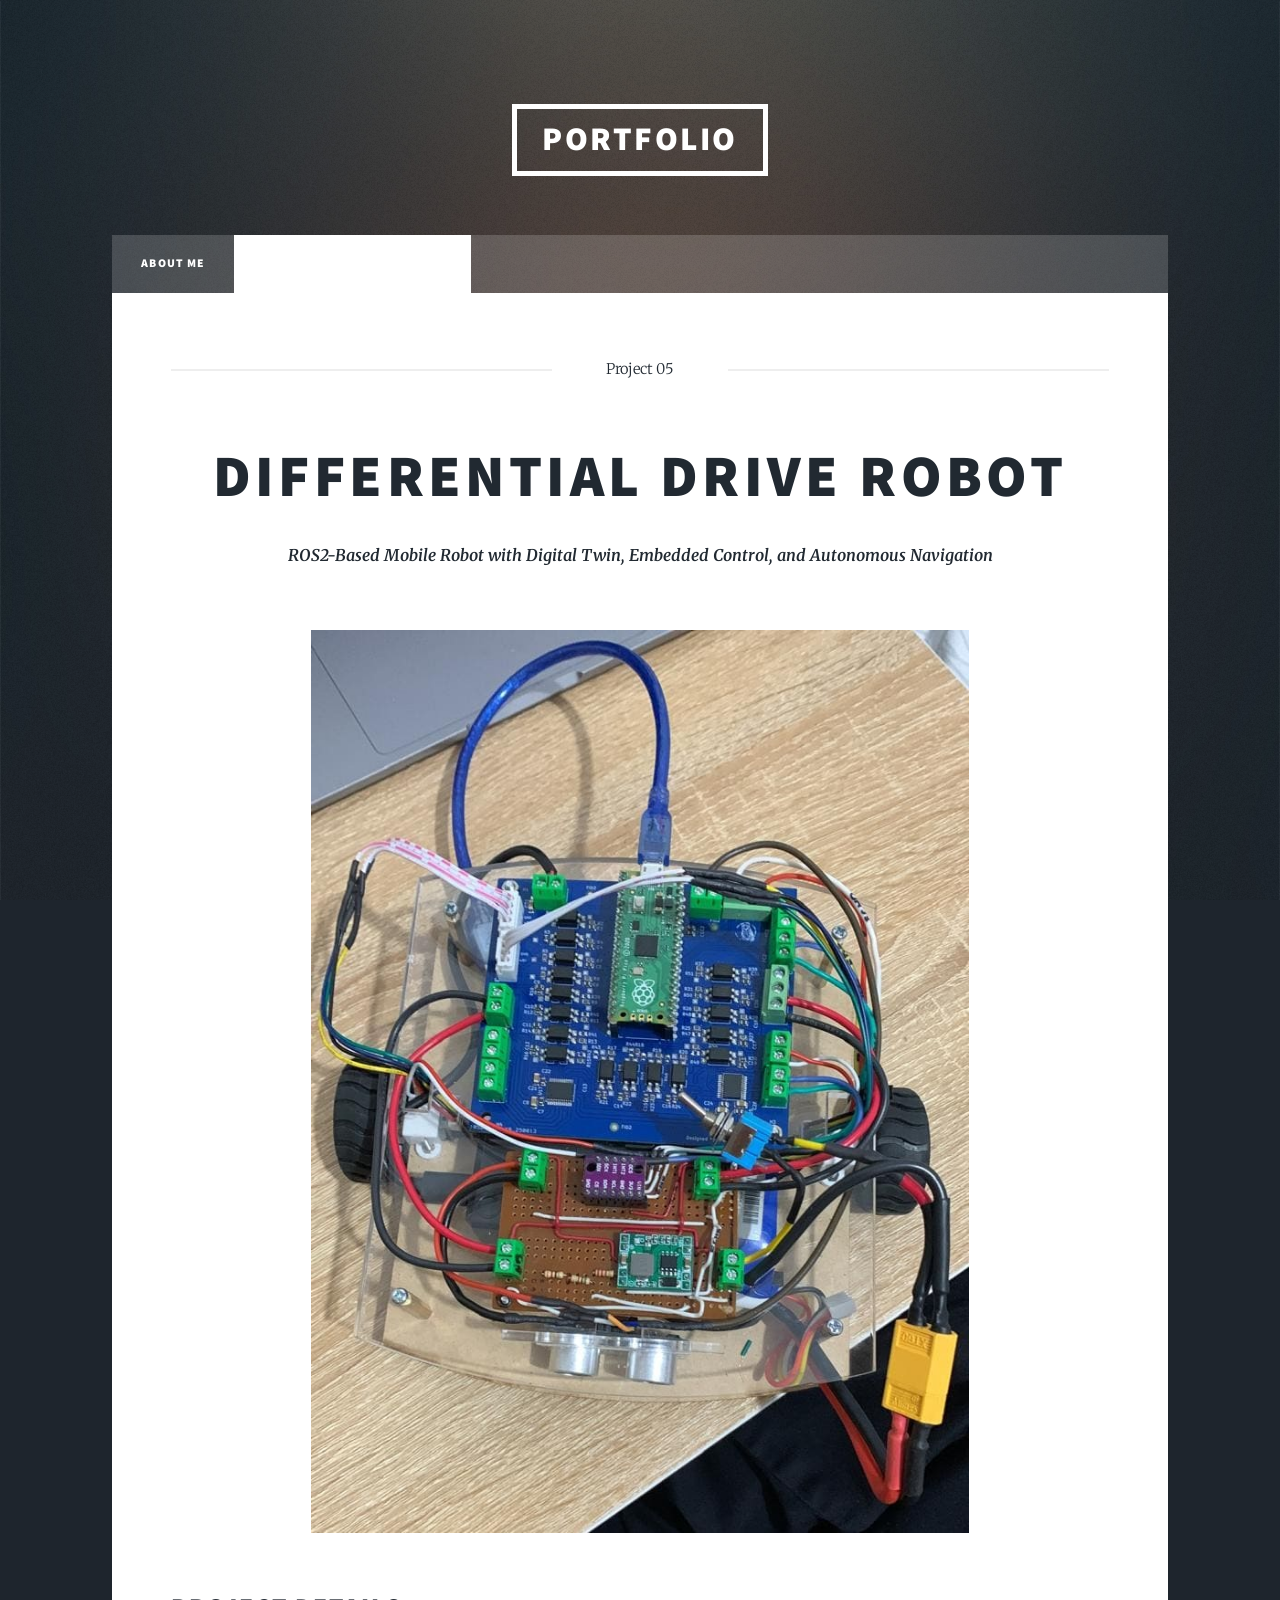
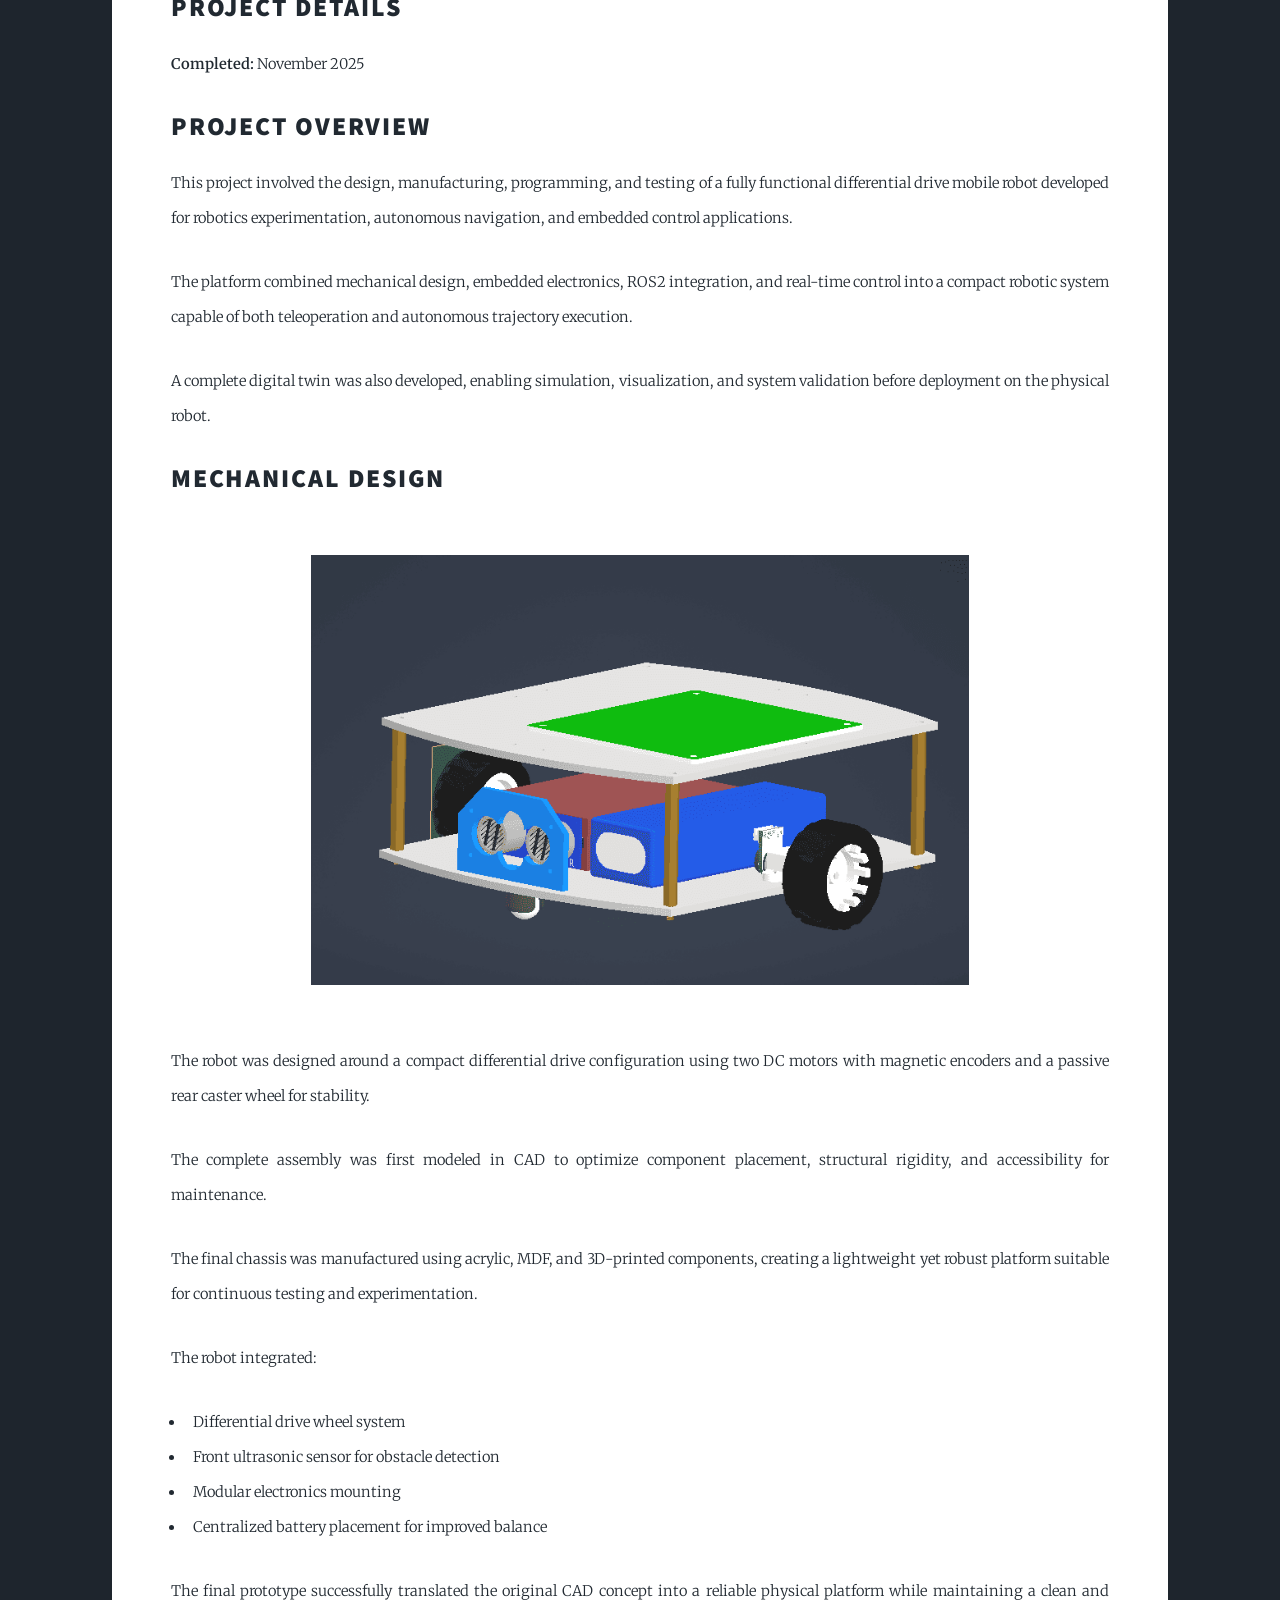
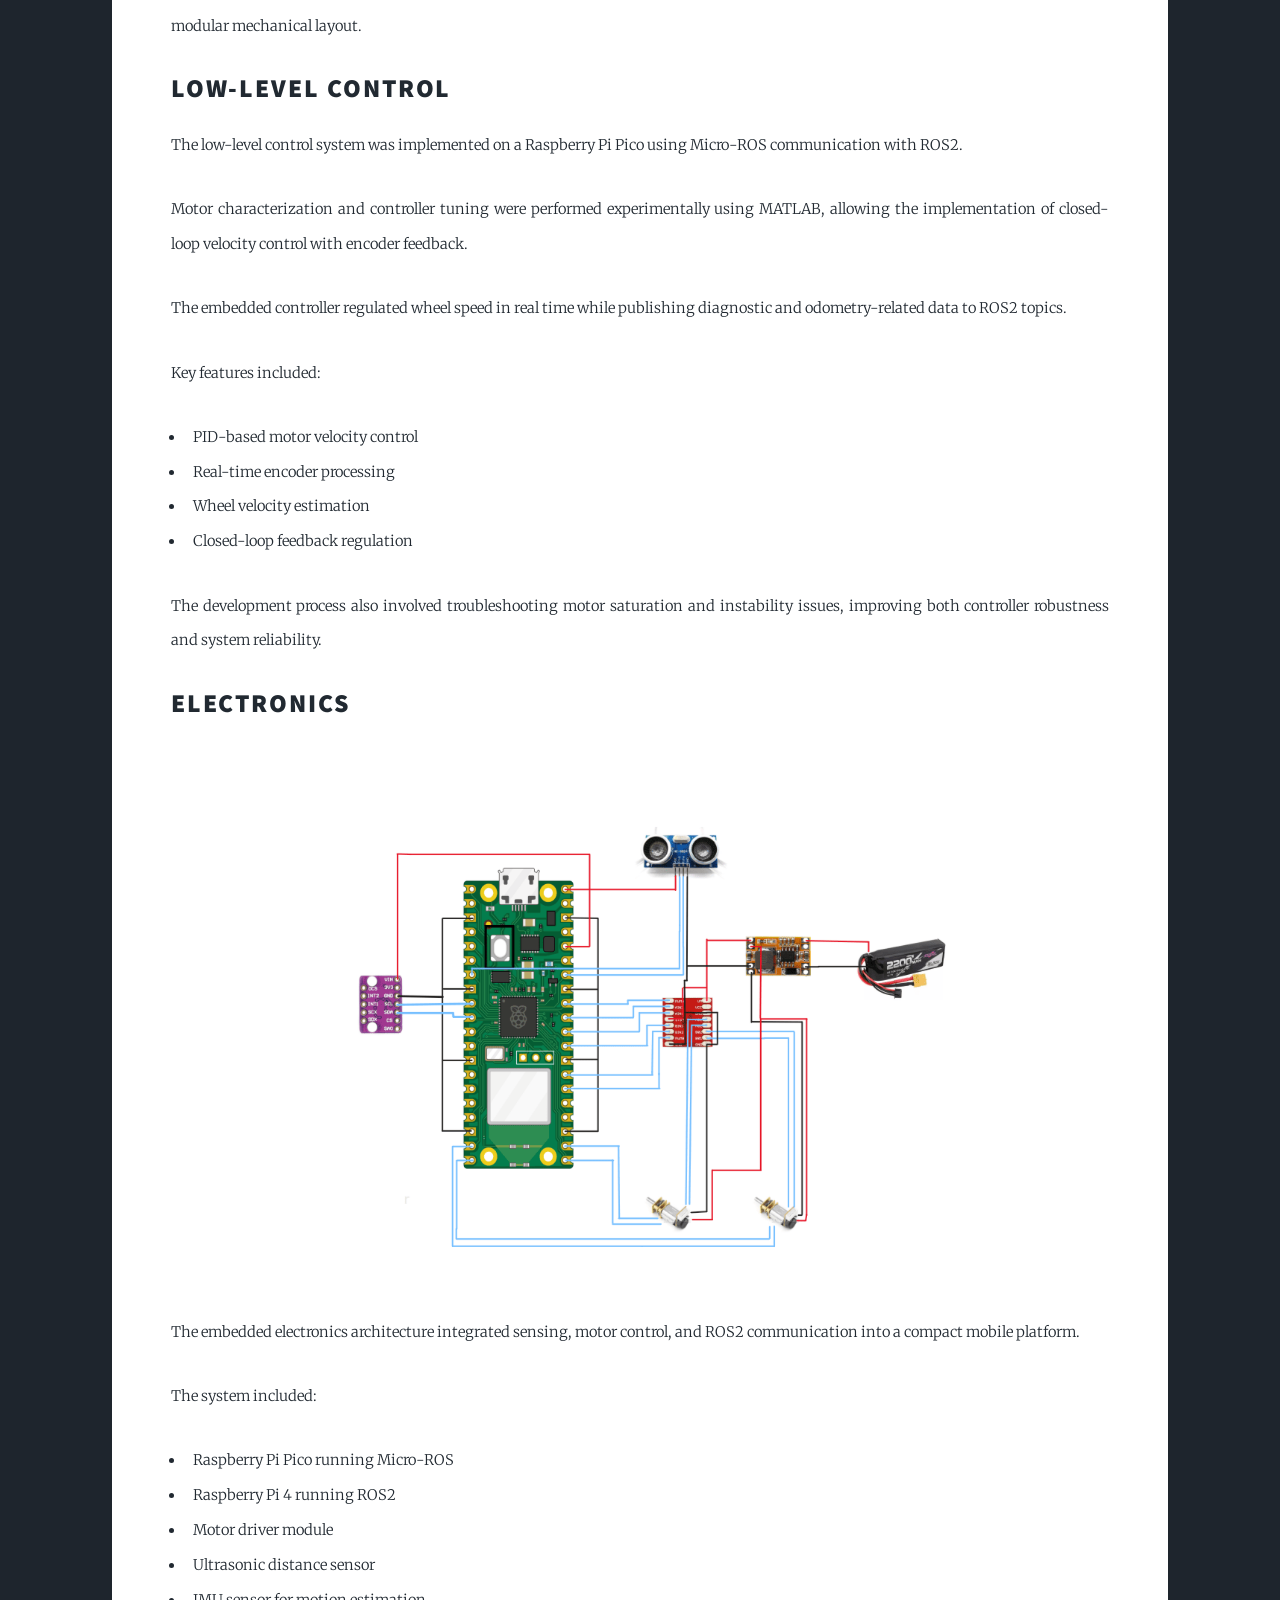
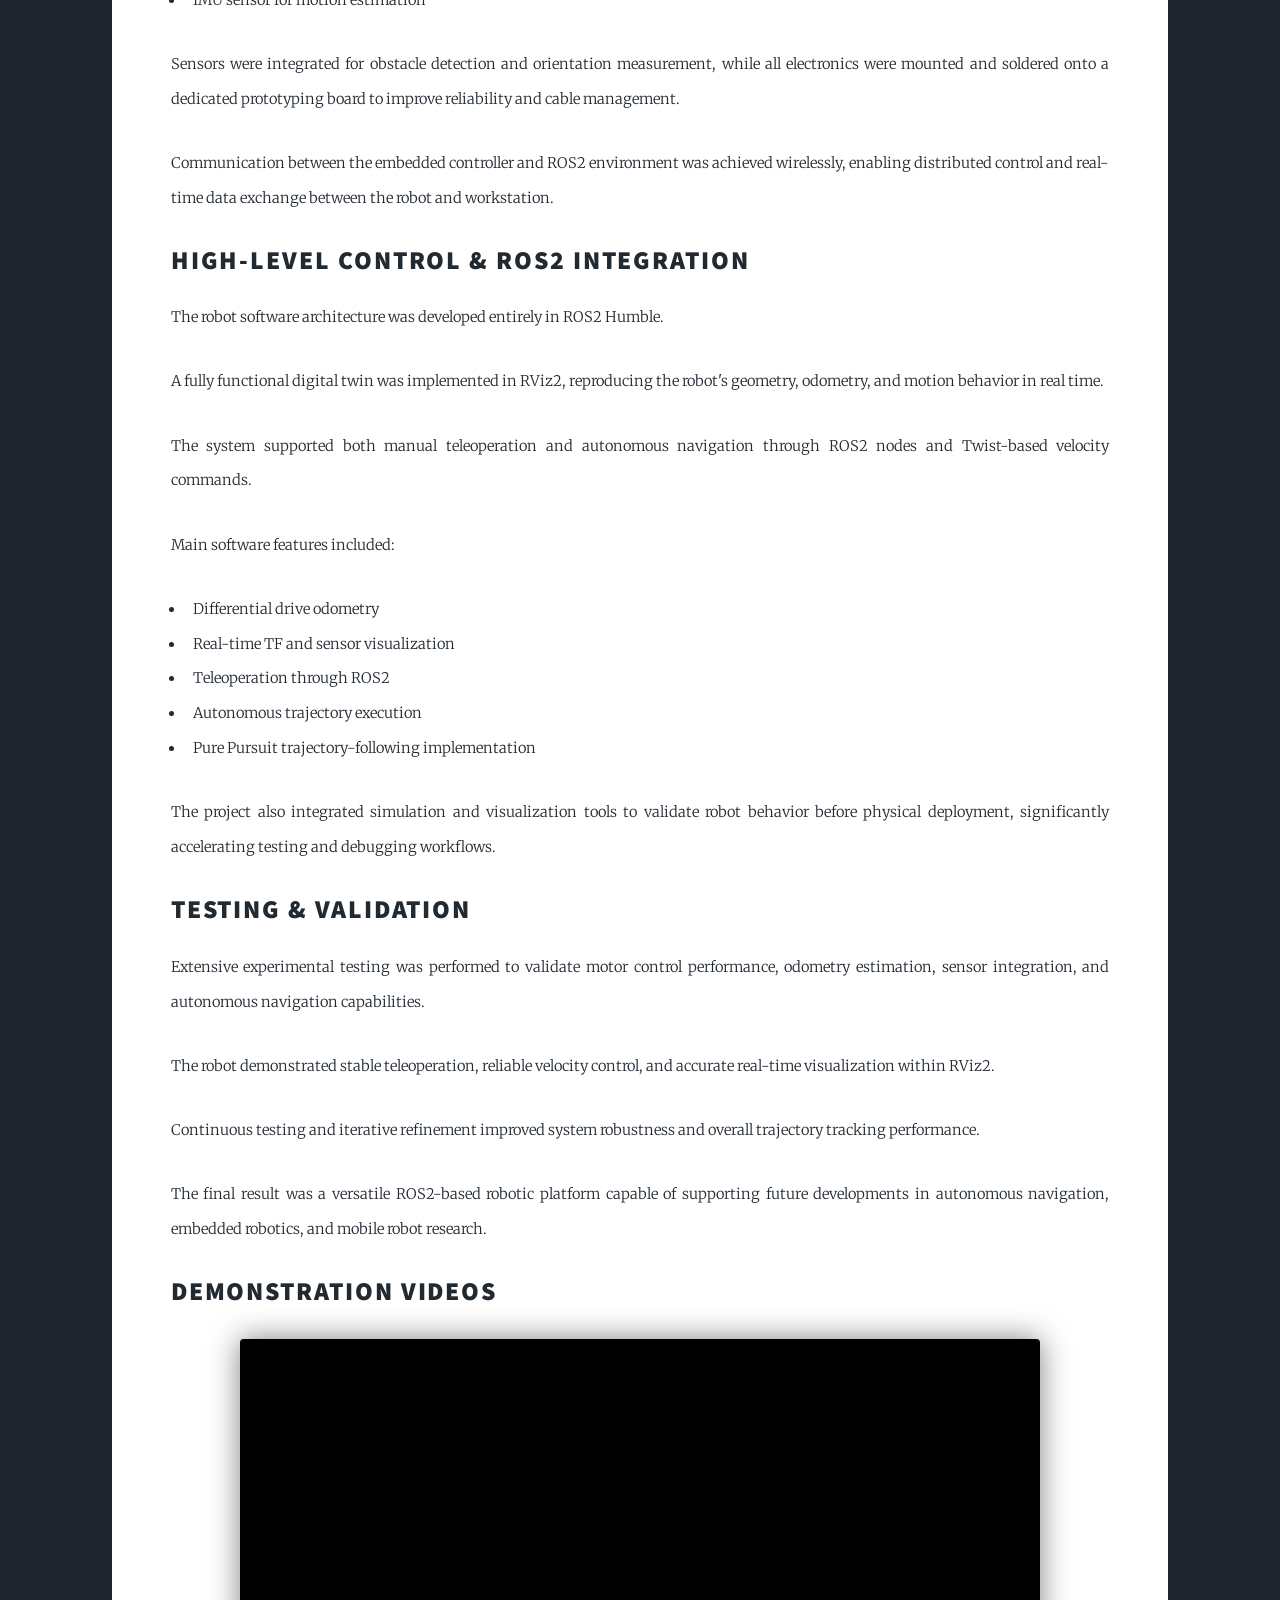
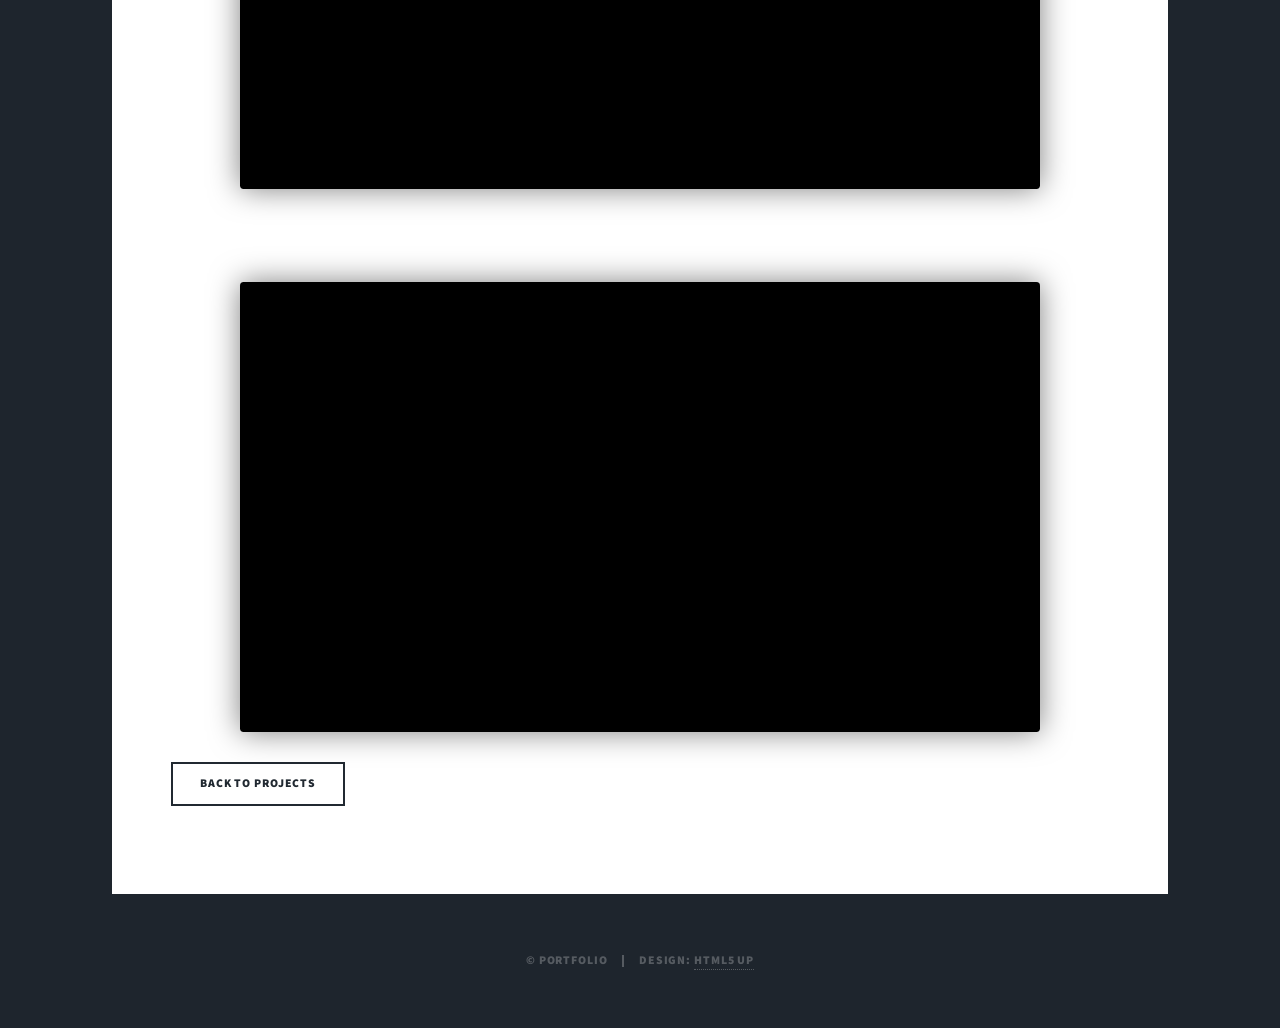
<file: differential-drive-robot.html>
<!DOCTYPE HTML>
<html>
	<head>
		<title>Differential Drive Robot | Engineering Portfolio</title>
		<meta charset="utf-8" />
		<meta name="viewport" content="width=device-width, initial-scale=1, user-scalable=no" />
		<link rel="stylesheet" href="assets/css/main.css" />
		<noscript><link rel="stylesheet" href="assets/css/noscript.css" /></noscript>
	</head>
	<body class="is-preload">
		<div id="wrapper">
			<header id="header">
				<a href="index.html" class="logo">Portfolio</a>
			</header>
			<nav id="nav">
				<ul class="links">
					<li><a href="index.html">About Me</a></li>
					<li class="active"><a href="differential-drive-robot.html">Differential Drive Robot</a></li>
				</ul>
				<ul class="icons">
				</ul>
			</nav>
			<div id="main">
				<section class="post">
					<header class="major">
						<span class="date">Project 05</span>
						<h1>Differential Drive Robot</h1>
						<p><strong>ROS2-Based Mobile Robot with Digital Twin, Embedded Control, and Autonomous Navigation</strong></p>
					</header>
					<div class="image main"><img src="images/diffdrive/diffdrive.jpeg" style="width:70%; display:block; margin:auto;" alt="Differential Drive Robot" /></div>
					<h2>Project Details</h2>
					<p><strong>Completed:</strong> November 2025</p>
					<h2>Project Overview</h2>
					<p>
					This project involved the design, manufacturing, programming, and testing of a fully functional differential drive mobile robot developed for robotics experimentation, autonomous navigation, and embedded control applications.
					</p>
					<p>
					The platform combined mechanical design, embedded electronics, ROS2 integration, and real-time control into a compact robotic system capable of both teleoperation and autonomous trajectory execution.
					</p>
					<p>
					A complete digital twin was also developed, enabling simulation, visualization, and system validation before deployment on the physical robot.
					</p>
					<h2>Mechanical Design</h2>
					<div class="image main">
						<img src="images/diffdrive/ddcad (1).png" style="width:70%; display:block; margin:auto;" alt="Differential Drive CAD Model" />
					</div>
					<p>
					The robot was designed around a compact differential drive configuration using two DC motors with magnetic encoders and a passive rear caster wheel for stability.
					</p>
					<p>
					The complete assembly was first modeled in CAD to optimize component placement, structural rigidity, and accessibility for maintenance.
					</p>
					<p>
					The final chassis was manufactured using acrylic, MDF, and 3D-printed components, creating a lightweight yet robust platform suitable for continuous testing and experimentation.
					</p>
					<p>
					The robot integrated:
					</p>
					<ul>
						<li>Differential drive wheel system</li>
						<li>Front ultrasonic sensor for obstacle detection</li>
						<li>Modular electronics mounting</li>
						<li>Centralized battery placement for improved balance</li>
					</ul>
					<p>
					The final prototype successfully translated the original CAD concept into a reliable physical platform while maintaining a clean and modular mechanical layout.
					</p>
					<h2>Low-Level Control</h2>
					<p>
					The low-level control system was implemented on a Raspberry Pi Pico using Micro-ROS communication with ROS2.
					</p>
					<p>
					Motor characterization and controller tuning were performed experimentally using MATLAB, allowing the implementation of closed-loop velocity control with encoder feedback.
					</p>
					<p>
					The embedded controller regulated wheel speed in real time while publishing diagnostic and odometry-related data to ROS2 topics.
					</p>
					<p>
					Key features included:
					</p>
					<ul>
						<li>PID-based motor velocity control</li>
						<li>Real-time encoder processing</li>
						<li>Wheel velocity estimation</li>
						<li>Closed-loop feedback regulation</li>
					</ul>
					<p>
					The development process also involved troubleshooting motor saturation and instability issues, improving both controller robustness and system reliability.
					</p>
					<h2>Electronics</h2>
					<div class="image main">
						<img src="images/diffdrive/diffdrive_conecti (1).png" style="width:70%; display:block; margin:auto;" alt="Differential Drive Electronics Diagram" />
					</div>
					<p>
					The embedded electronics architecture integrated sensing, motor control, and ROS2 communication into a compact mobile platform.
					</p>
					<p>
					The system included:
					</p>
					<ul>
						<li>Raspberry Pi Pico running Micro-ROS</li>
						<li>Raspberry Pi 4 running ROS2</li>
						<li>Motor driver module</li>
						<li>Ultrasonic distance sensor</li>
						<li>IMU sensor for motion estimation</li>
					</ul>
					<p>
					Sensors were integrated for obstacle detection and orientation measurement, while all electronics were mounted and soldered onto a dedicated prototyping board to improve reliability and cable management.
					</p>
					<p>
					Communication between the embedded controller and ROS2 environment was achieved wirelessly, enabling distributed control and real-time data exchange between the robot and workstation.
					</p>
					<h2>High-Level Control &amp; ROS2 Integration</h2>
					<p>
					The robot software architecture was developed entirely in ROS2 Humble.
					</p>
					<p>
					A fully functional digital twin was implemented in RViz2, reproducing the robot's geometry, odometry, and motion behavior in real time.
					</p>
					<p>
					The system supported both manual teleoperation and autonomous navigation through ROS2 nodes and Twist-based velocity commands.
					</p>
					<p>
					Main software features included:
					</p>
					<ul>
						<li>Differential drive odometry</li>
						<li>Real-time TF and sensor visualization</li>
						<li>Teleoperation through ROS2</li>
						<li>Autonomous trajectory execution</li>
						<li>Pure Pursuit trajectory-following implementation</li>
					</ul>
					<p>
					The project also integrated simulation and visualization tools to validate robot behavior before physical deployment, significantly accelerating testing and debugging workflows.
					</p>
					<h2>Testing &amp; Validation</h2>
					<p>
					Extensive experimental testing was performed to validate motor control performance, odometry estimation, sensor integration, and autonomous navigation capabilities.
					</p>
					<p>
					The robot demonstrated stable teleoperation, reliable velocity control, and accurate real-time visualization within RViz2.
					</p>
					<p>
					Continuous testing and iterative refinement improved system robustness and overall trajectory tracking performance.
					</p>
					<p>
					The final result was a versatile ROS2-based robotic platform capable of supporting future developments in autonomous navigation, embedded robotics, and mobile robot research.
					</p>
					<h2>Demonstration Videos</h2>
					<div class="video-container">
						<iframe 
							width="100%" 
							height="500"
							src="https://www.youtube.com/embed/llhJgLsEOC0" 
							title="Differential Drive Robot Demo 1"
							frameborder="0"
							allow="accelerometer; autoplay; clipboard-write; encrypted-media; gyroscope; picture-in-picture"
							allowfullscreen>
						</iframe>
					</div>
					<br>
					<div class="video-container">
						<iframe 
							width="100%" 
							height="500"
							src="https://www.youtube.com/embed/DhfeGRfwuKE" 
							title="Differential Drive Robot Demo 2"
							frameborder="0"
							allow="accelerometer; autoplay; clipboard-write; encrypted-media; gyroscope; picture-in-picture"
							allowfullscreen>
						</iframe>
					</div>
					<ul class="actions">
						<li><a href="index.html#projects" class="button">Back to Projects</a></li>
					</ul>
				</section>
			</div>
			<footer id="footer">
				<section class="split contact">
				</section>
			</footer>
			<div id="copyright">
				<ul><li>&copy; Portfolio</li><li>Design: <a href="https://html5up.net">HTML5 UP</a></li></ul>
			</div>
		</div>
		<script src="assets/js/jquery.min.js"></script>
		<script src="assets/js/jquery.scrollex.min.js"></script>
		<script src="assets/js/jquery.scrolly.min.js"></script>
		<script src="assets/js/browser.min.js"></script>
		<script src="assets/js/breakpoints.min.js"></script>
		<script src="assets/js/util.js"></script>
		<script src="assets/js/main.js"></script>
	</body>
</html>
</file>
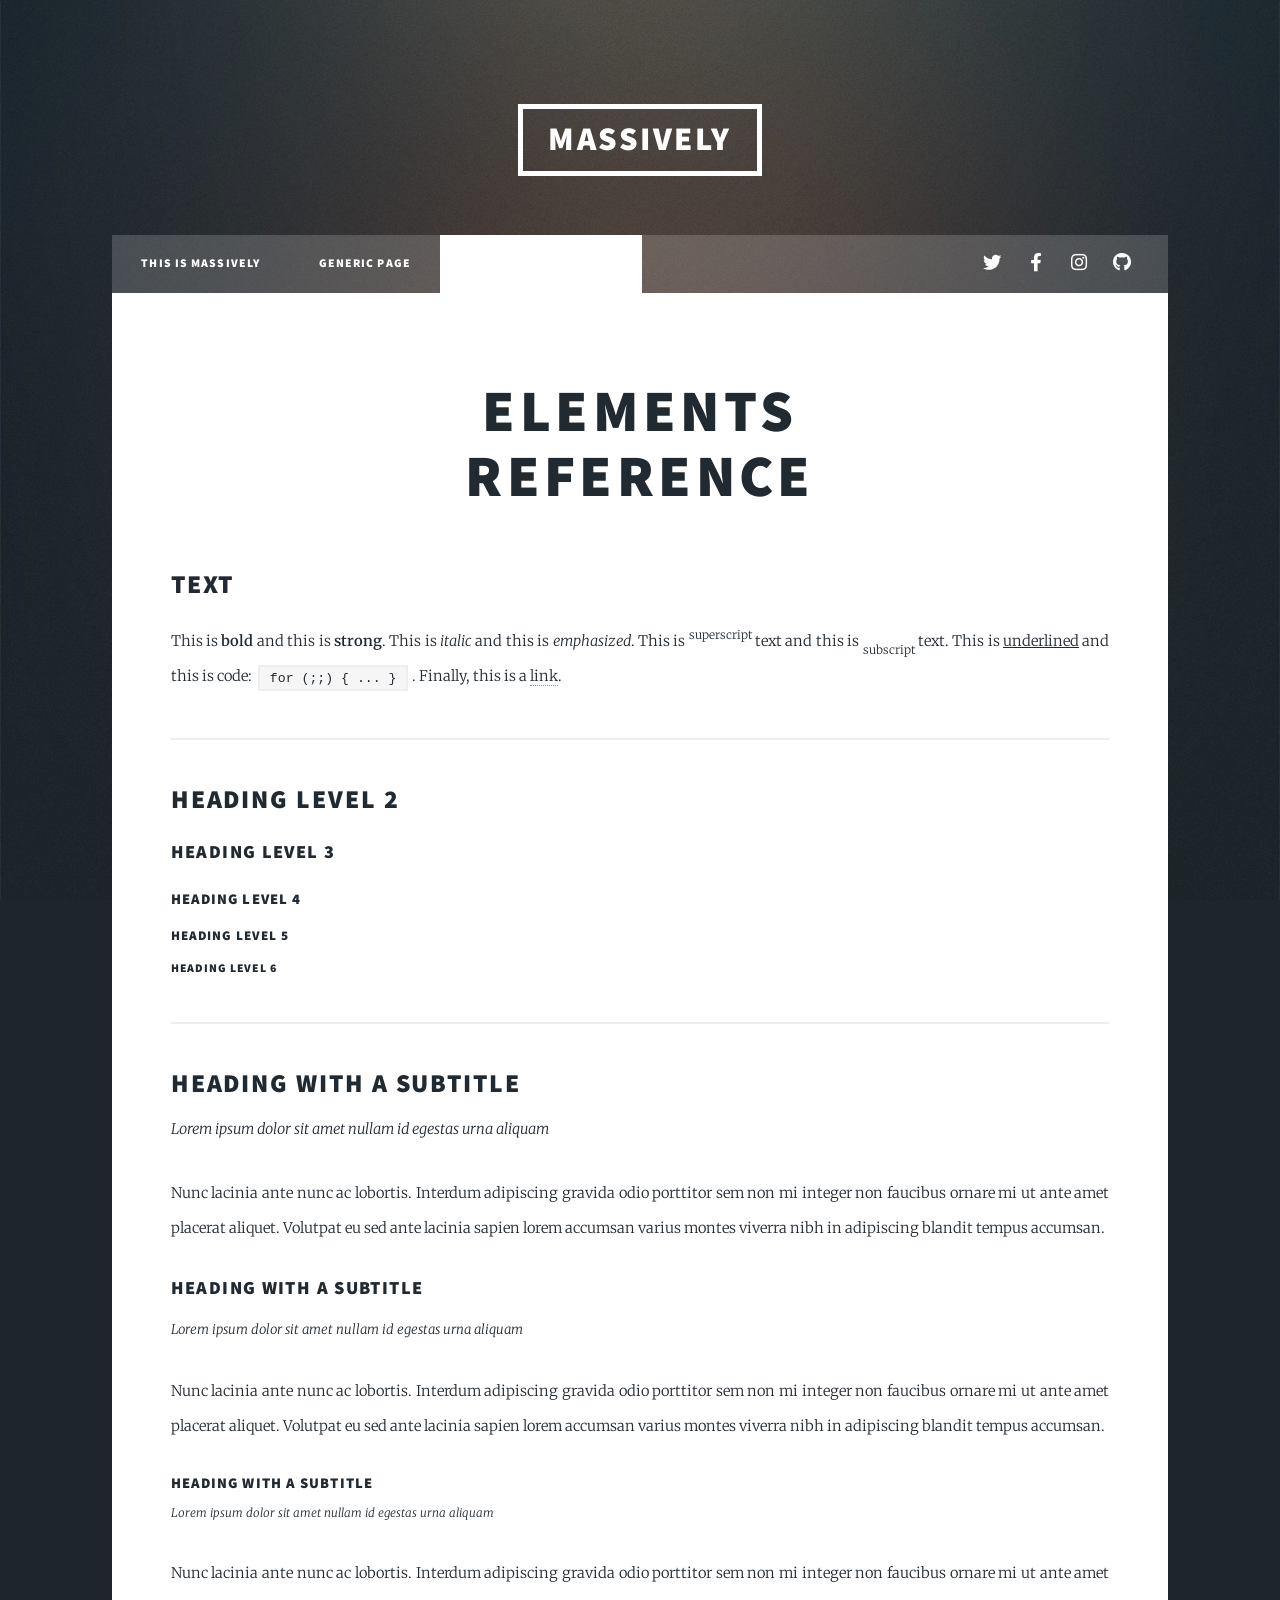
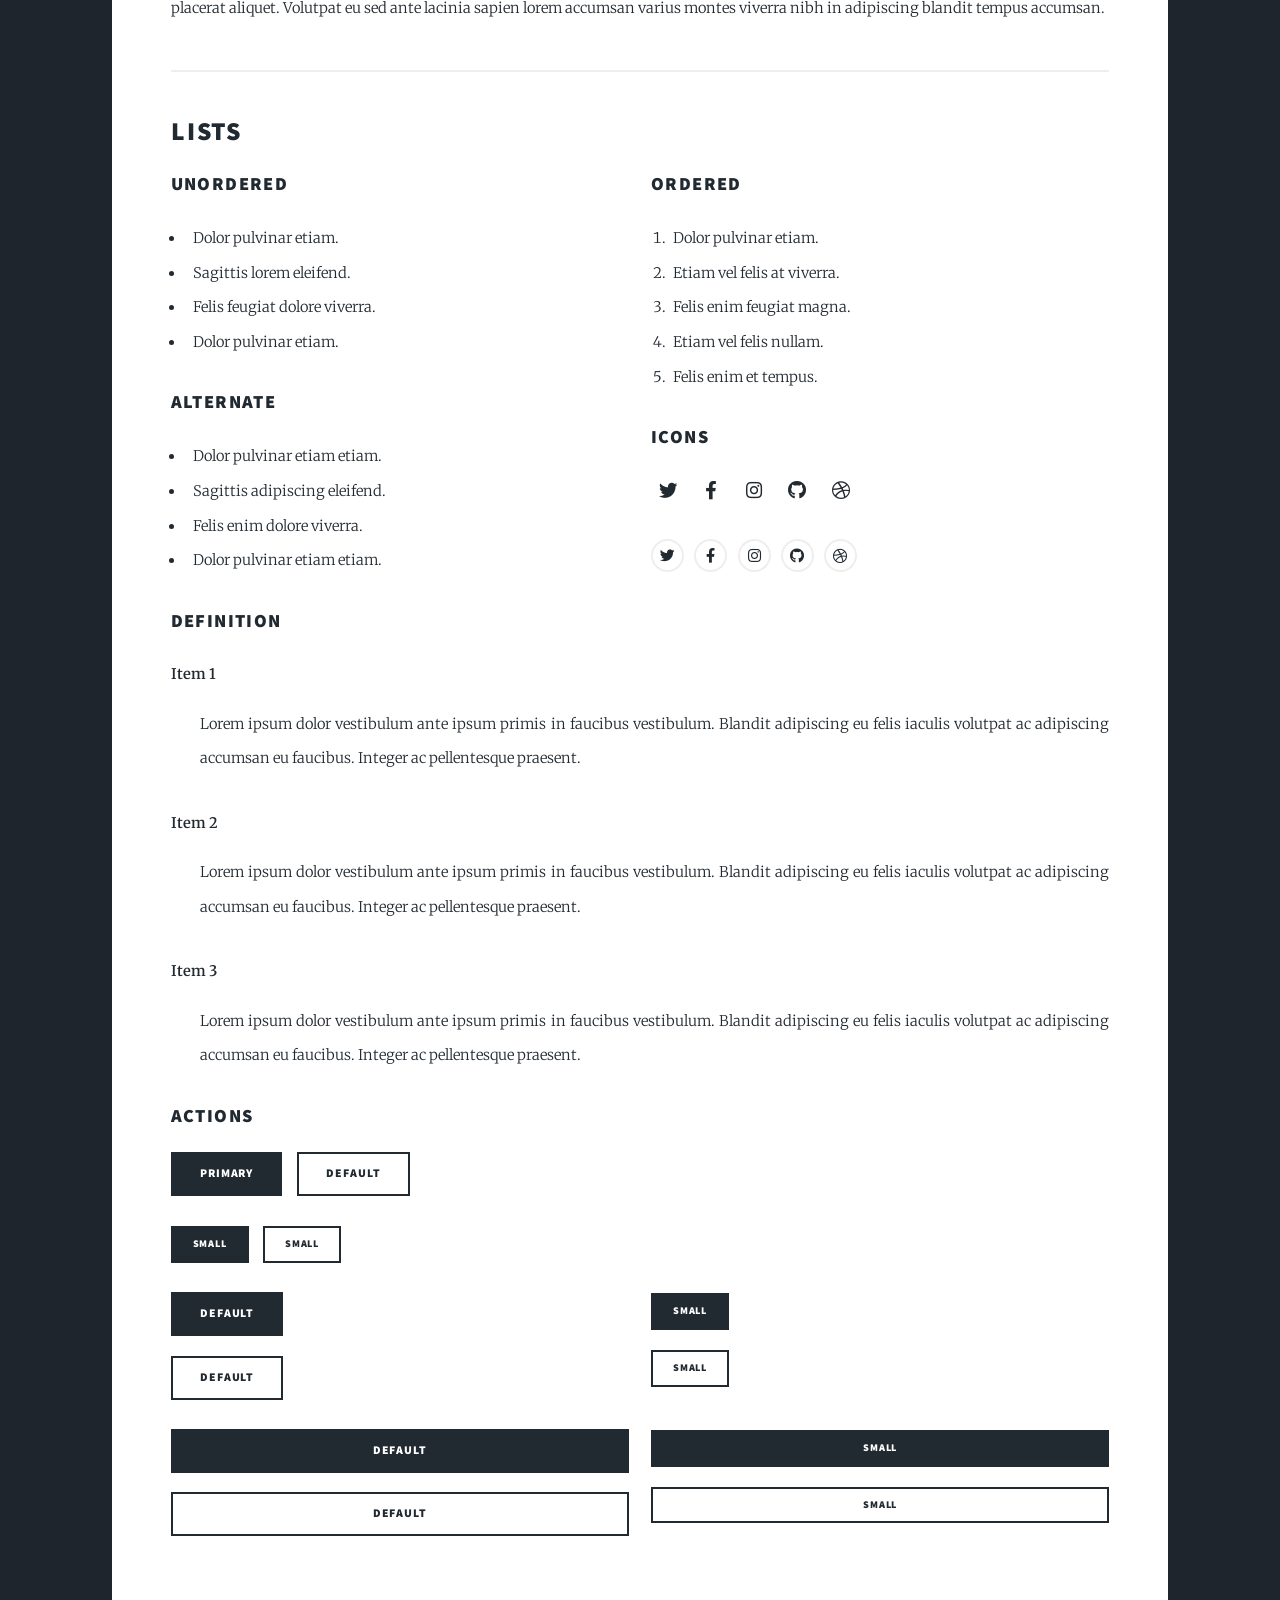
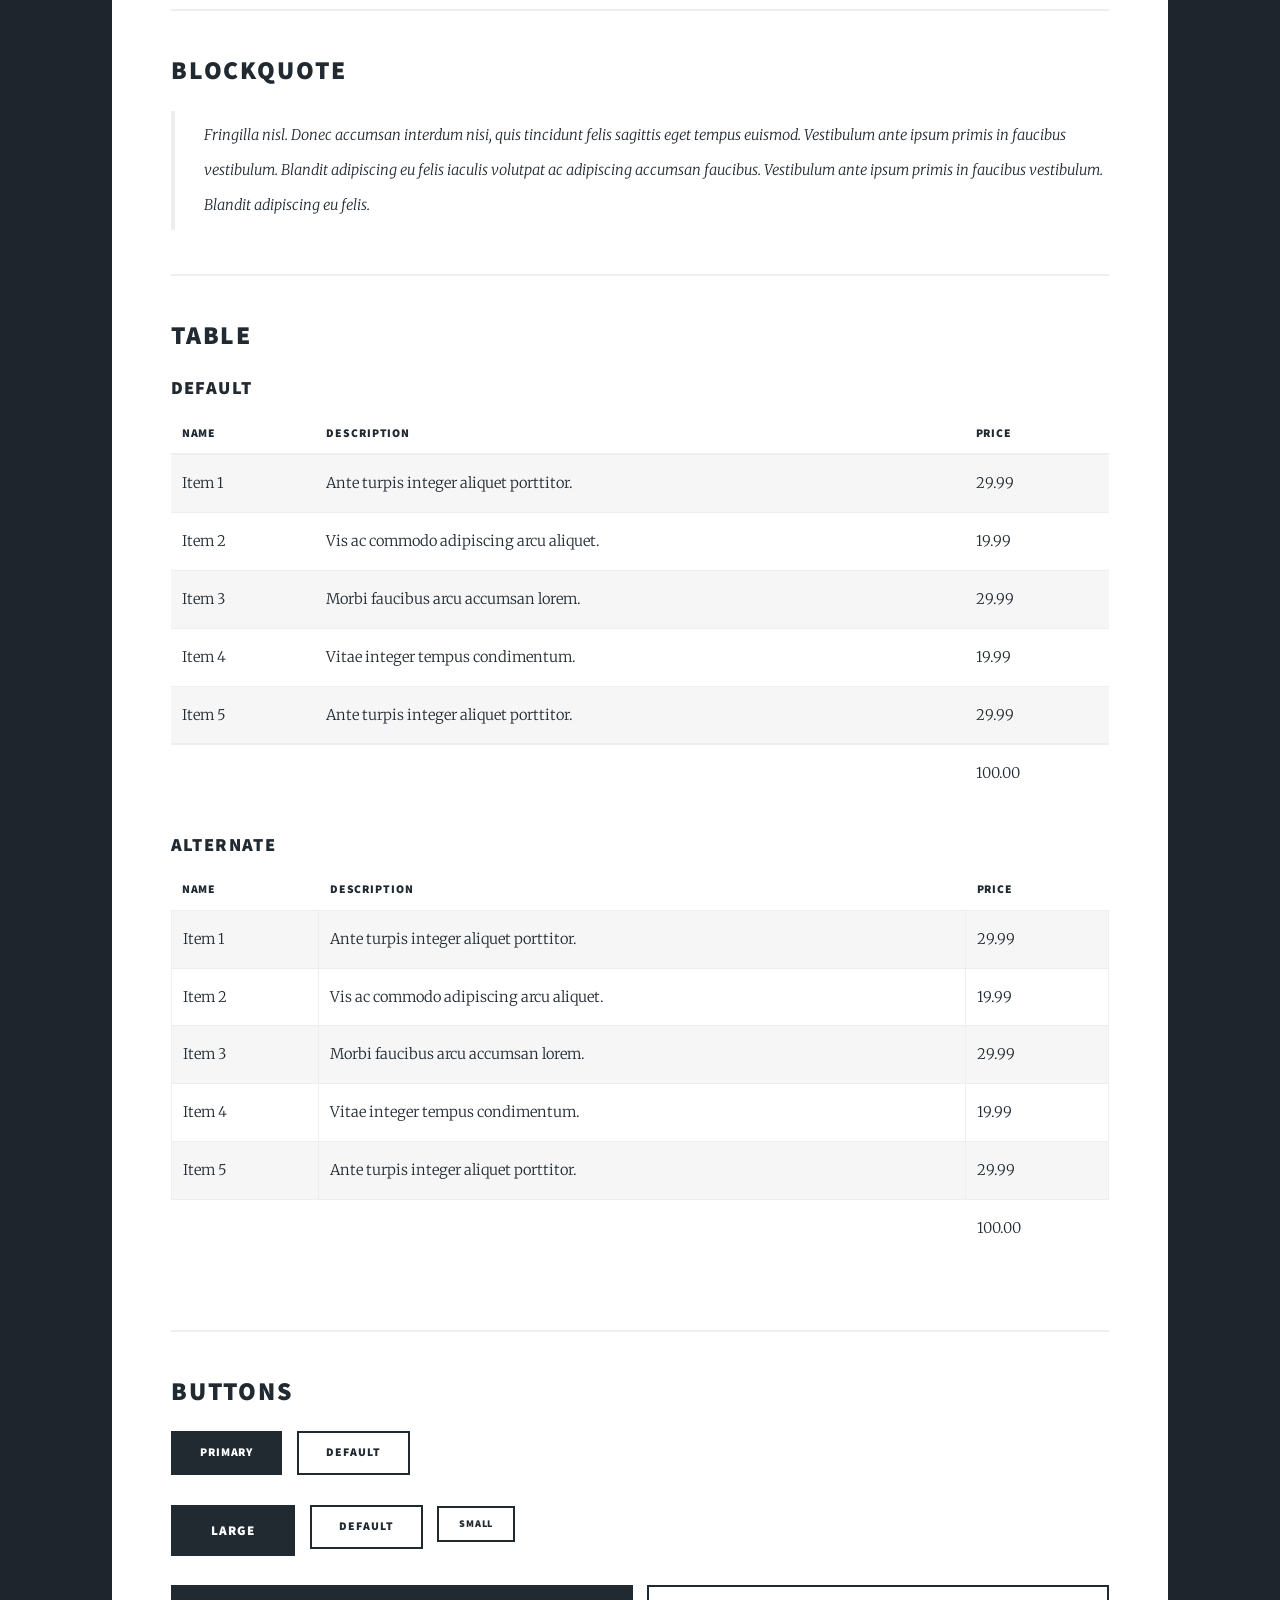
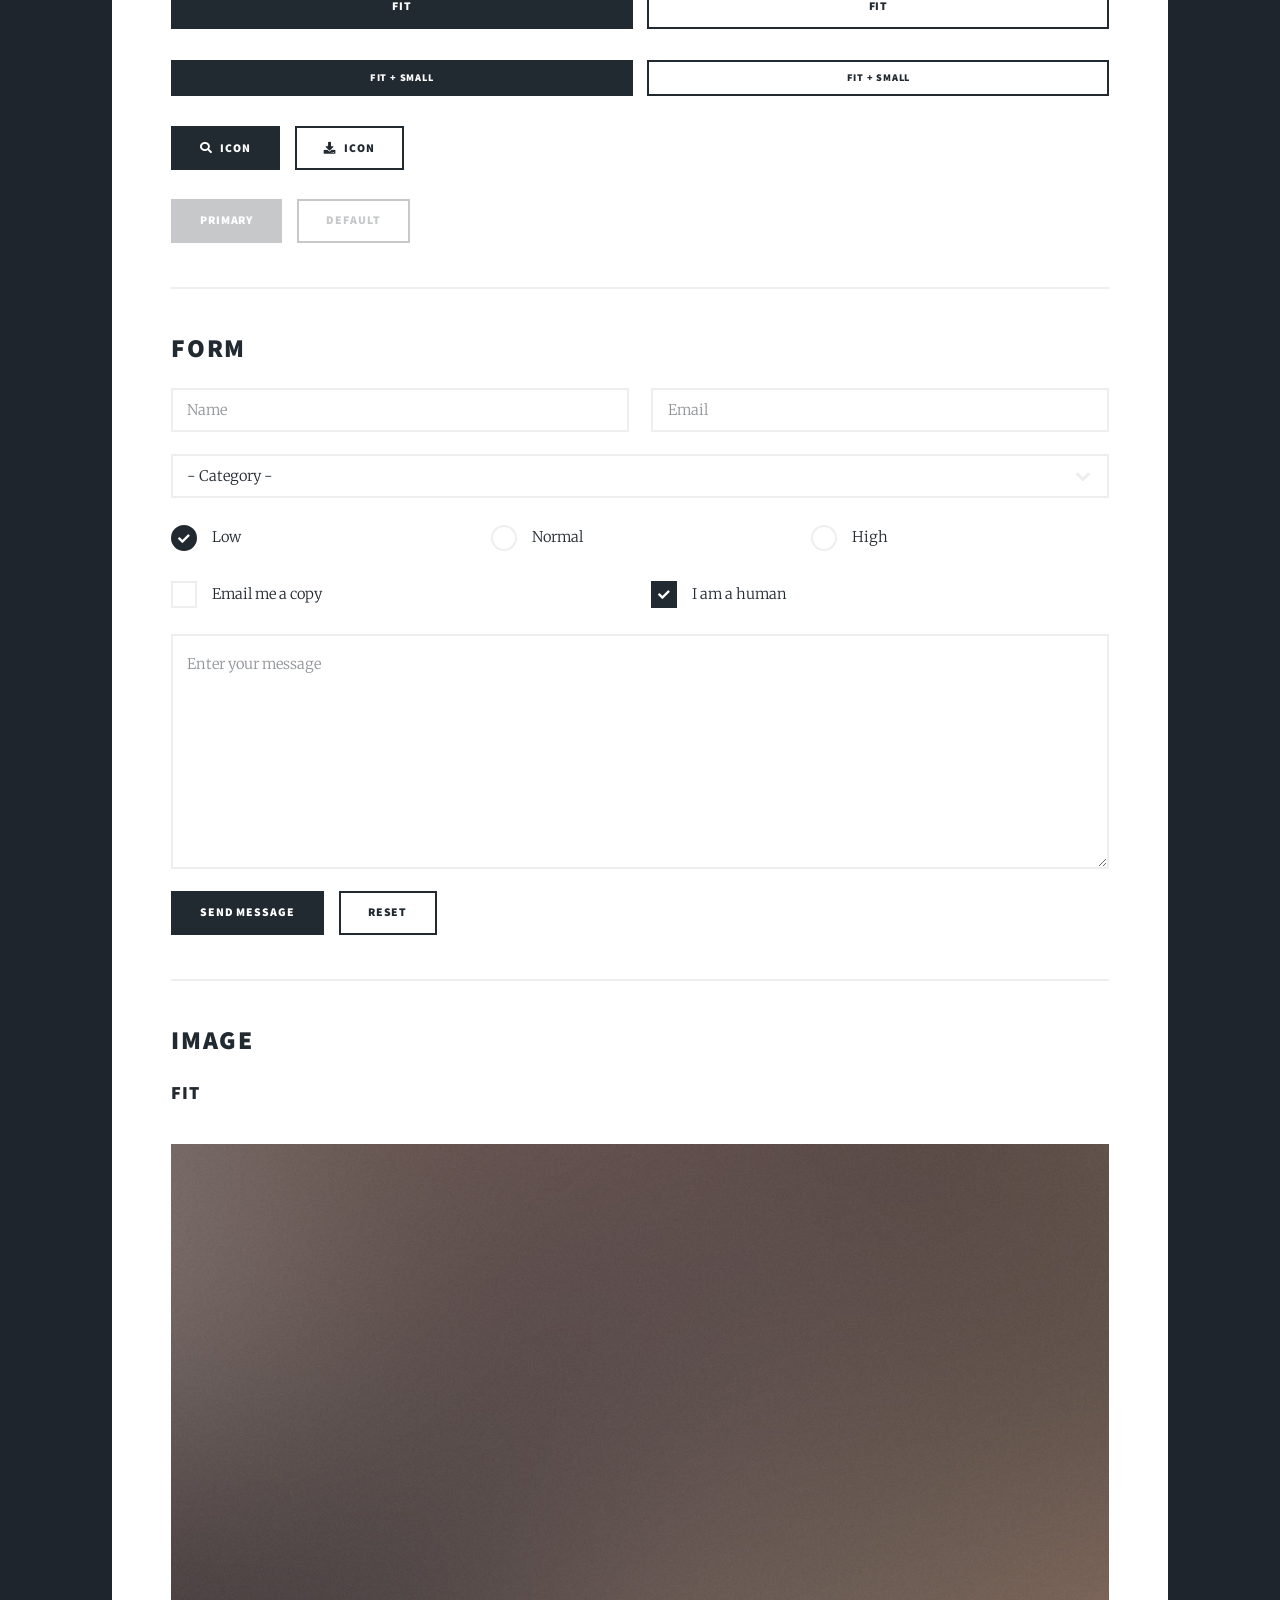
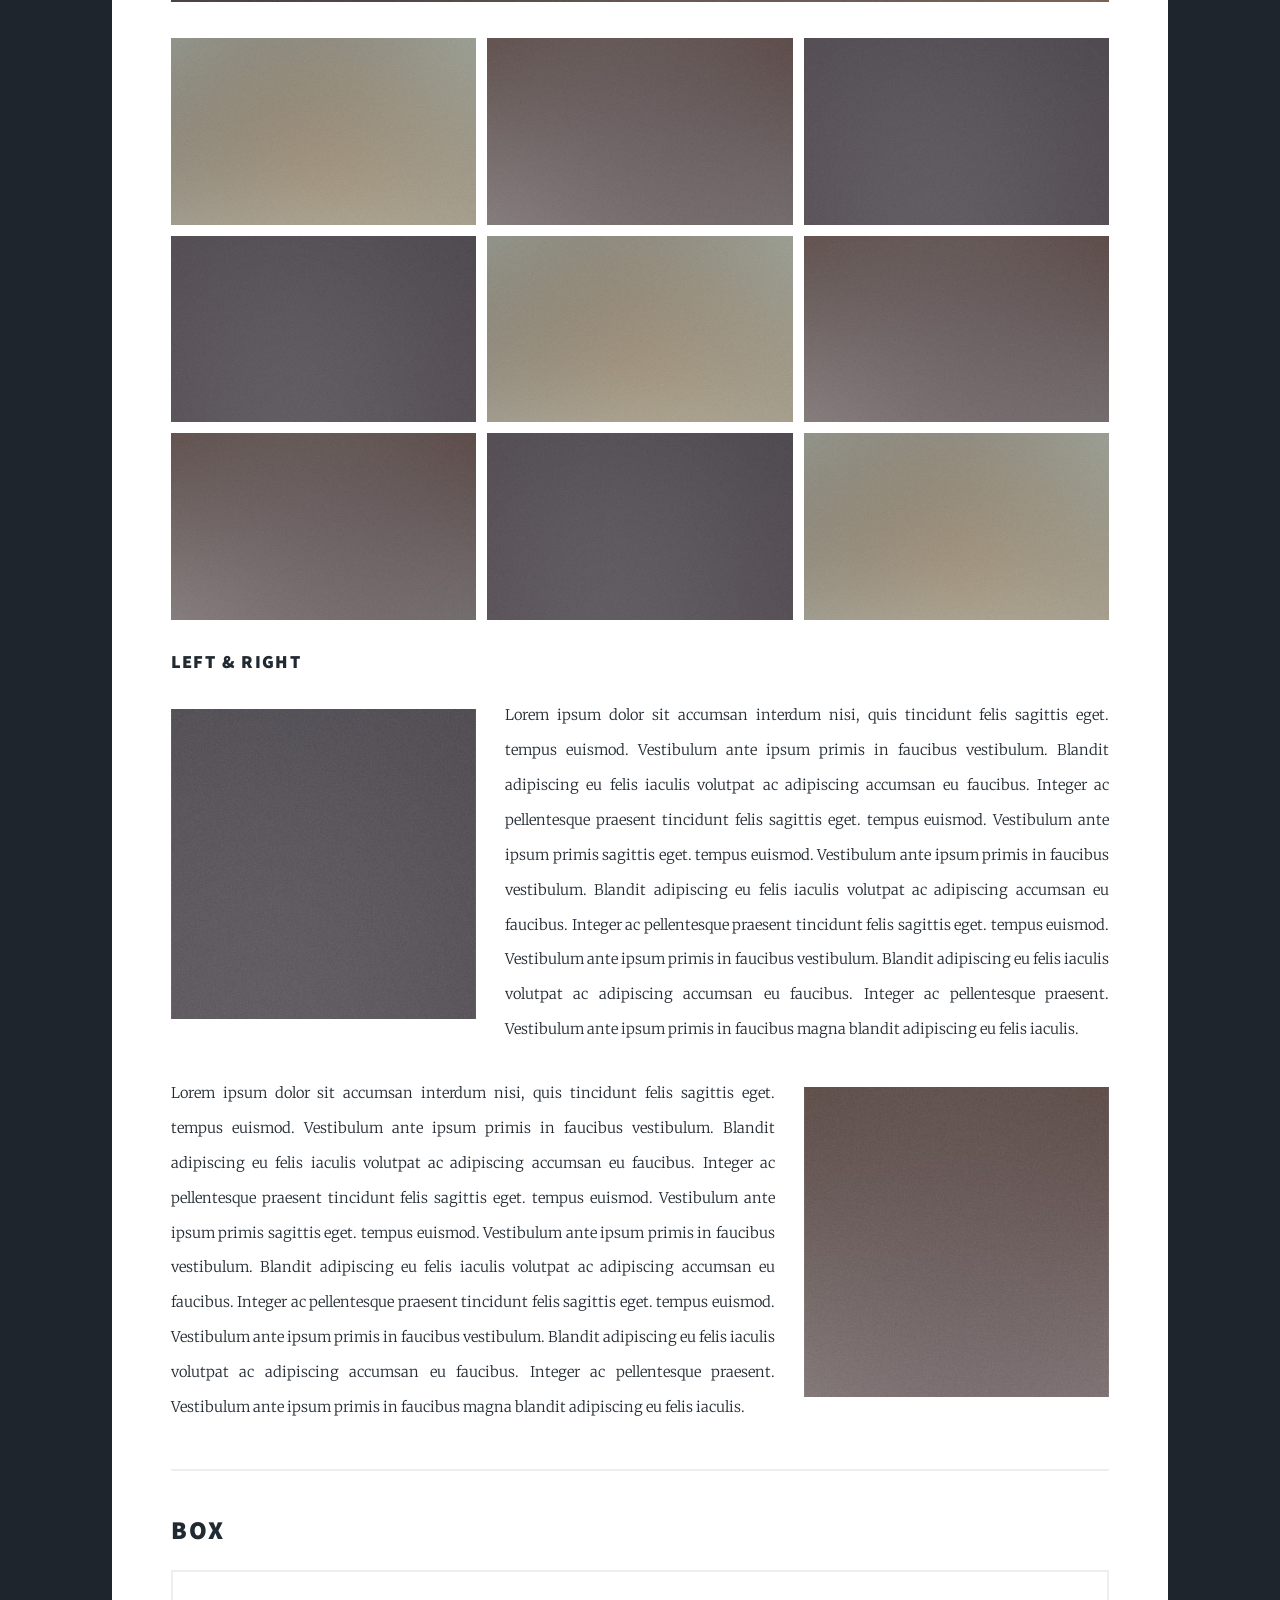
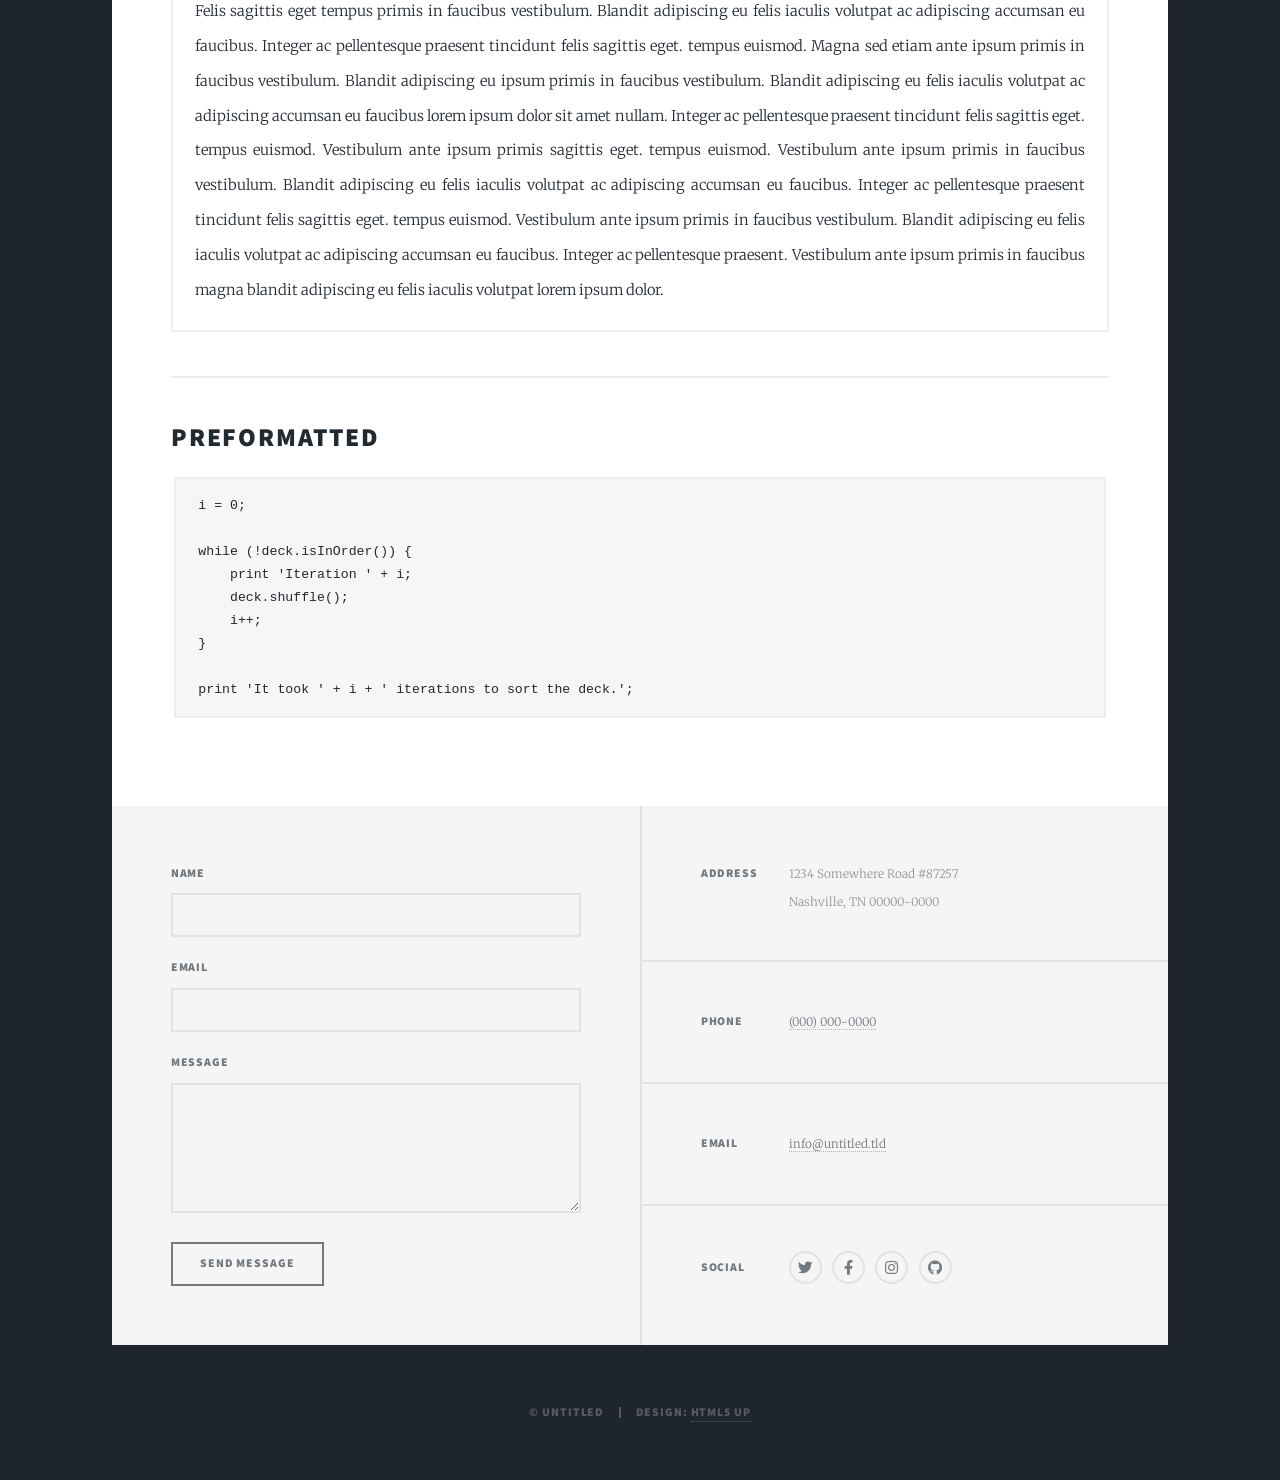
<file: elements.html>
<!DOCTYPE HTML>
<!--
	Massively by HTML5 UP
	html5up.net | @ajlkn
	Free for personal and commercial use under the CCA 3.0 license (html5up.net/license)
-->
<html>
	<head>
		<title>Elements Reference - Massively by HTML5 UP</title>
		<meta charset="utf-8" />
		<meta name="viewport" content="width=device-width, initial-scale=1, user-scalable=no" />
		<link rel="stylesheet" href="assets/css/main.css" />
		<noscript><link rel="stylesheet" href="assets/css/noscript.css" /></noscript>
	</head>
	<body class="is-preload">

		<!-- Wrapper -->
			<div id="wrapper">

				<!-- Header -->
					<header id="header">
						<a href="index.html" class="logo">Massively</a>
					</header>

				<!-- Nav -->
					<nav id="nav">
						<ul class="links">
							<li><a href="index.html">This is Massively</a></li>
							<li><a href="generic.html">Generic Page</a></li>
							<li class="active"><a href="elements.html">Elements Reference</a></li>
						</ul>
						<ul class="icons">
							<li><a href="#" class="icon brands fa-twitter"><span class="label">Twitter</span></a></li>
							<li><a href="#" class="icon brands fa-facebook-f"><span class="label">Facebook</span></a></li>
							<li><a href="#" class="icon brands fa-instagram"><span class="label">Instagram</span></a></li>
							<li><a href="#" class="icon brands fa-github"><span class="label">GitHub</span></a></li>
						</ul>
					</nav>

				<!-- Main -->
					<div id="main">

						<!-- Post -->
							<section class="post">
								<header class="major">
									<h1>Elements<br />
									Reference</h1>
								</header>

								<!-- Text stuff -->
									<h2>Text</h2>
									<p>This is <b>bold</b> and this is <strong>strong</strong>. This is <i>italic</i> and this is <em>emphasized</em>.
									This is <sup>superscript</sup> text and this is <sub>subscript</sub> text.
									This is <u>underlined</u> and this is code: <code>for (;;) { ... }</code>.
									Finally, this is a <a href="#">link</a>.</p>
									<hr />
									<h2>Heading Level 2</h2>
									<h3>Heading Level 3</h3>
									<h4>Heading Level 4</h4>
									<h5>Heading Level 5</h5>
									<h6>Heading Level 6</h6>
									<hr />
									<header>
										<h2>Heading with a Subtitle</h2>
										<p>Lorem ipsum dolor sit amet nullam id egestas urna aliquam</p>
									</header>
									<p>Nunc lacinia ante nunc ac lobortis. Interdum adipiscing gravida odio porttitor sem non mi integer non faucibus ornare mi ut ante amet placerat aliquet. Volutpat eu sed ante lacinia sapien lorem accumsan varius montes viverra nibh in adipiscing blandit tempus accumsan.</p>
									<header>
										<h3>Heading with a Subtitle</h3>
										<p>Lorem ipsum dolor sit amet nullam id egestas urna aliquam</p>
									</header>
									<p>Nunc lacinia ante nunc ac lobortis. Interdum adipiscing gravida odio porttitor sem non mi integer non faucibus ornare mi ut ante amet placerat aliquet. Volutpat eu sed ante lacinia sapien lorem accumsan varius montes viverra nibh in adipiscing blandit tempus accumsan.</p>
									<header>
										<h4>Heading with a Subtitle</h4>
										<p>Lorem ipsum dolor sit amet nullam id egestas urna aliquam</p>
									</header>
									<p>Nunc lacinia ante nunc ac lobortis. Interdum adipiscing gravida odio porttitor sem non mi integer non faucibus ornare mi ut ante amet placerat aliquet. Volutpat eu sed ante lacinia sapien lorem accumsan varius montes viverra nibh in adipiscing blandit tempus accumsan.</p>

									<hr />

								<!-- Lists -->
									<h2>Lists</h2>
									<div class="row">
										<div class="col-6 col-12-small">

											<h3>Unordered</h3>
											<ul>
												<li>Dolor pulvinar etiam.</li>
												<li>Sagittis lorem eleifend.</li>
												<li>Felis feugiat dolore viverra.</li>
												<li>Dolor pulvinar etiam.</li>
											</ul>

											<h3>Alternate</h3>
											<ul class="alt">
												<li>Dolor pulvinar etiam etiam.</li>
												<li>Sagittis adipiscing eleifend.</li>
												<li>Felis enim dolore viverra.</li>
												<li>Dolor pulvinar etiam etiam.</li>
											</ul>

										</div>
										<div class="col-6 col-12-small">

											<h3>Ordered</h3>
											<ol>
												<li>Dolor pulvinar etiam.</li>
												<li>Etiam vel felis at viverra.</li>
												<li>Felis enim feugiat magna.</li>
												<li>Etiam vel felis nullam.</li>
												<li>Felis enim et tempus.</li>
											</ol>

											<h3>Icons</h3>
											<ul class="icons">
												<li><a href="#" class="icon brands fa-twitter"><span class="label">Twitter</span></a></li>
												<li><a href="#" class="icon brands fa-facebook-f"><span class="label">Facebook</span></a></li>
												<li><a href="#" class="icon brands fa-instagram"><span class="label">Instagram</span></a></li>
												<li><a href="#" class="icon brands fa-github"><span class="label">Github</span></a></li>
												<li><a href="#" class="icon brands fa-dribbble"><span class="label">Dribbble</span></a></li>
											</ul>
											<ul class="icons alt">
												<li><a href="#" class="icon brands alt fa-twitter"><span class="label">Twitter</span></a></li>
												<li><a href="#" class="icon brands alt fa-facebook-f"><span class="label">Facebook</span></a></li>
												<li><a href="#" class="icon brands alt fa-instagram"><span class="label">Instagram</span></a></li>
												<li><a href="#" class="icon brands alt fa-github"><span class="label">Github</span></a></li>
												<li><a href="#" class="icon brands alt fa-dribbble"><span class="label">Dribbble</span></a></li>
											</ul>

										</div>
									</div>
									<h3>Definition</h3>
									<dl>
										<dt>Item 1</dt>
										<dd>
											<p>Lorem ipsum dolor vestibulum ante ipsum primis in faucibus vestibulum. Blandit adipiscing eu felis iaculis volutpat ac adipiscing accumsan eu faucibus. Integer ac pellentesque praesent.</p>
										</dd>
										<dt>Item 2</dt>
										<dd>
											<p>Lorem ipsum dolor vestibulum ante ipsum primis in faucibus vestibulum. Blandit adipiscing eu felis iaculis volutpat ac adipiscing accumsan eu faucibus. Integer ac pellentesque praesent.</p>
										</dd>
										<dt>Item 3</dt>
										<dd>
											<p>Lorem ipsum dolor vestibulum ante ipsum primis in faucibus vestibulum. Blandit adipiscing eu felis iaculis volutpat ac adipiscing accumsan eu faucibus. Integer ac pellentesque praesent.</p>
										</dd>
									</dl>

									<h3>Actions</h3>
									<ul class="actions">
										<li><a href="#" class="button primary">Primary</a></li>
										<li><a href="#" class="button">Default</a></li>
									</ul>
									<ul class="actions small">
										<li><a href="#" class="button primary small">Small</a></li>
										<li><a href="#" class="button small">Small</a></li>
									</ul>
									<div class="row">
										<div class="col-6 col-12-small">
											<ul class="actions stacked">
												<li><a href="#" class="button primary">Default</a></li>
												<li><a href="#" class="button">Default</a></li>
											</ul>
										</div>
										<div class="col-6 col-12-small">
											<ul class="actions stacked">
												<li><a href="#" class="button primary small">Small</a></li>
												<li><a href="#" class="button small">Small</a></li>
											</ul>
										</div>
									</div>
									<div class="row">
										<div class="col-6 col-12-small">
											<ul class="actions stacked">
												<li><a href="#" class="button primary fit">Default</a></li>
												<li><a href="#" class="button fit">Default</a></li>
											</ul>
										</div>
										<div class="col-6 col-12-small">
											<ul class="actions stacked">
												<li><a href="#" class="button primary small fit">Small</a></li>
												<li><a href="#" class="button small fit">Small</a></li>
											</ul>
										</div>
									</div>

									<hr />

								<!-- Blockquote -->
									<h2>Blockquote</h2>
									<blockquote>Fringilla nisl. Donec accumsan interdum nisi, quis tincidunt felis sagittis eget tempus euismod. Vestibulum ante ipsum primis in faucibus vestibulum. Blandit adipiscing eu felis iaculis volutpat ac adipiscing accumsan faucibus. Vestibulum ante ipsum primis in faucibus vestibulum. Blandit adipiscing eu felis.</blockquote>

									<hr />

								<!-- Table -->
									<h2>Table</h2>

									<h3>Default</h3>
									<div class="table-wrapper">
										<table>
											<thead>
												<tr>
													<th>Name</th>
													<th>Description</th>
													<th>Price</th>
												</tr>
											</thead>
											<tbody>
												<tr>
													<td>Item 1</td>
													<td>Ante turpis integer aliquet porttitor.</td>
													<td>29.99</td>
												</tr>
												<tr>
													<td>Item 2</td>
													<td>Vis ac commodo adipiscing arcu aliquet.</td>
													<td>19.99</td>
												</tr>
												<tr>
													<td>Item 3</td>
													<td> Morbi faucibus arcu accumsan lorem.</td>
													<td>29.99</td>
												</tr>
												<tr>
													<td>Item 4</td>
													<td>Vitae integer tempus condimentum.</td>
													<td>19.99</td>
												</tr>
												<tr>
													<td>Item 5</td>
													<td>Ante turpis integer aliquet porttitor.</td>
													<td>29.99</td>
												</tr>
											</tbody>
											<tfoot>
												<tr>
													<td colspan="2"></td>
													<td>100.00</td>
												</tr>
											</tfoot>
										</table>
									</div>

									<h3>Alternate</h3>
									<div class="table-wrapper">
										<table class="alt">
											<thead>
												<tr>
													<th>Name</th>
													<th>Description</th>
													<th>Price</th>
												</tr>
											</thead>
											<tbody>
												<tr>
													<td>Item 1</td>
													<td>Ante turpis integer aliquet porttitor.</td>
													<td>29.99</td>
												</tr>
												<tr>
													<td>Item 2</td>
													<td>Vis ac commodo adipiscing arcu aliquet.</td>
													<td>19.99</td>
												</tr>
												<tr>
													<td>Item 3</td>
													<td> Morbi faucibus arcu accumsan lorem.</td>
													<td>29.99</td>
												</tr>
												<tr>
													<td>Item 4</td>
													<td>Vitae integer tempus condimentum.</td>
													<td>19.99</td>
												</tr>
												<tr>
													<td>Item 5</td>
													<td>Ante turpis integer aliquet porttitor.</td>
													<td>29.99</td>
												</tr>
											</tbody>
											<tfoot>
												<tr>
													<td colspan="2"></td>
													<td>100.00</td>
												</tr>
											</tfoot>
										</table>
									</div>

									<hr />

								<!-- Buttons -->
									<h2>Buttons</h2>
									<ul class="actions">
										<li><a href="#" class="button primary">Primary</a></li>
										<li><a href="#" class="button">Default</a></li>
									</ul>
									<ul class="actions">
										<li><a href="#" class="button primary large">Large</a></li>
										<li><a href="#" class="button">Default</a></li>
										<li><a href="#" class="button small">Small</a></li>
									</ul>
									<ul class="actions fit">
										<li><a href="#" class="button primary fit">Fit</a></li>
										<li><a href="#" class="button fit">Fit</a></li>
									</ul>
									<ul class="actions fit small">
										<li><a href="#" class="button primary fit small">Fit + Small</a></li>
										<li><a href="#" class="button fit small">Fit + Small</a></li>
									</ul>
									<ul class="actions">
										<li><a href="#" class="button primary icon solid fa-search">Icon</a></li>
										<li><a href="#" class="button icon solid fa-download">Icon</a></li>
									</ul>
									<ul class="actions">
										<li><span class="button primary disabled">Primary</span></li>
										<li><span class="button disabled">Default</span></li>
									</ul>

									<hr />

								<!-- Form -->
									<h2>Form</h2>

									<form method="post" action="#">
										<div class="row gtr-uniform">
											<div class="col-6 col-12-xsmall">
												<input type="text" name="demo-name" id="demo-name" value="" placeholder="Name" />
											</div>
											<div class="col-6 col-12-xsmall">
												<input type="email" name="demo-email" id="demo-email" value="" placeholder="Email" />
											</div>
											<!-- Break -->
											<div class="col-12">
												<select name="demo-category" id="demo-category">
													<option value="">- Category -</option>
													<option value="1">Manufacturing</option>
													<option value="1">Shipping</option>
													<option value="1">Administration</option>
													<option value="1">Human Resources</option>
												</select>
											</div>
											<!-- Break -->
											<div class="col-4 col-12-small">
												<input type="radio" id="demo-priority-low" name="demo-priority" checked>
												<label for="demo-priority-low">Low</label>
											</div>
											<div class="col-4 col-12-small">
												<input type="radio" id="demo-priority-normal" name="demo-priority">
												<label for="demo-priority-normal">Normal</label>
											</div>
											<div class="col-4 col-12-small">
												<input type="radio" id="demo-priority-high" name="demo-priority">
												<label for="demo-priority-high">High</label>
											</div>
											<!-- Break -->
											<div class="col-6 col-12-small">
												<input type="checkbox" id="demo-copy" name="demo-copy">
												<label for="demo-copy">Email me a copy</label>
											</div>
											<div class="col-6 col-12-small">
												<input type="checkbox" id="demo-human" name="demo-human" checked>
												<label for="demo-human">I am a human</label>
											</div>
											<!-- Break -->
											<div class="col-12">
												<textarea name="demo-message" id="demo-message" placeholder="Enter your message" rows="6"></textarea>
											</div>
											<!-- Break -->
											<div class="col-12">
												<ul class="actions">
													<li><input type="submit" value="Send Message" class="primary" /></li>
													<li><input type="reset" value="Reset" /></li>
												</ul>
											</div>
										</div>
									</form>

									<hr />

								<!-- Image -->
									<h2>Image</h2>

									<h3>Fit</h3>
									<span class="image fit"><img src="images/pic01.jpg" alt="" /></span>
									<div class="box alt">
										<div class="row gtr-50 gtr-uniform">
											<div class="col-4"><span class="image fit"><img src="images/pic02.jpg" alt="" /></span></div>
											<div class="col-4"><span class="image fit"><img src="images/pic03.jpg" alt="" /></span></div>
											<div class="col-4"><span class="image fit"><img src="images/pic04.jpg" alt="" /></span></div>
											<!-- Break -->
											<div class="col-4"><span class="image fit"><img src="images/pic04.jpg" alt="" /></span></div>
											<div class="col-4"><span class="image fit"><img src="images/pic02.jpg" alt="" /></span></div>
											<div class="col-4"><span class="image fit"><img src="images/pic03.jpg" alt="" /></span></div>
											<!-- Break -->
											<div class="col-4"><span class="image fit"><img src="images/pic03.jpg" alt="" /></span></div>
											<div class="col-4"><span class="image fit"><img src="images/pic04.jpg" alt="" /></span></div>
											<div class="col-4"><span class="image fit"><img src="images/pic02.jpg" alt="" /></span></div>
										</div>
									</div>

									<h3>Left &amp; Right</h3>
									<p><span class="image left"><img src="images/pic08.jpg" alt="" /></span>Lorem ipsum dolor sit accumsan interdum nisi, quis tincidunt felis sagittis eget. tempus euismod. Vestibulum ante ipsum primis in faucibus vestibulum. Blandit adipiscing eu felis iaculis volutpat ac adipiscing accumsan eu faucibus. Integer ac pellentesque praesent tincidunt felis sagittis eget. tempus euismod. Vestibulum ante ipsum primis sagittis eget. tempus euismod. Vestibulum ante ipsum primis in faucibus vestibulum. Blandit adipiscing eu felis iaculis volutpat ac adipiscing accumsan eu faucibus. Integer ac pellentesque praesent tincidunt felis sagittis eget. tempus euismod. Vestibulum ante ipsum primis in faucibus vestibulum. Blandit adipiscing eu felis iaculis volutpat ac adipiscing accumsan eu faucibus. Integer ac pellentesque praesent. Vestibulum ante ipsum primis in faucibus magna blandit adipiscing eu felis iaculis.</p>
									<p><span class="image right"><img src="images/pic09.jpg" alt="" /></span>Lorem ipsum dolor sit accumsan interdum nisi, quis tincidunt felis sagittis eget. tempus euismod. Vestibulum ante ipsum primis in faucibus vestibulum. Blandit adipiscing eu felis iaculis volutpat ac adipiscing accumsan eu faucibus. Integer ac pellentesque praesent tincidunt felis sagittis eget. tempus euismod. Vestibulum ante ipsum primis sagittis eget. tempus euismod. Vestibulum ante ipsum primis in faucibus vestibulum. Blandit adipiscing eu felis iaculis volutpat ac adipiscing accumsan eu faucibus. Integer ac pellentesque praesent tincidunt felis sagittis eget. tempus euismod. Vestibulum ante ipsum primis in faucibus vestibulum. Blandit adipiscing eu felis iaculis volutpat ac adipiscing accumsan eu faucibus. Integer ac pellentesque praesent. Vestibulum ante ipsum primis in faucibus magna blandit adipiscing eu felis iaculis.</p>

									<hr />

								<!-- Box -->
									<h2>Box</h2>
									<div class="box">
										<p>Felis sagittis eget tempus primis in faucibus vestibulum. Blandit adipiscing eu felis iaculis volutpat ac adipiscing accumsan eu faucibus. Integer ac pellentesque praesent tincidunt felis sagittis eget. tempus euismod. Magna sed etiam ante ipsum primis in faucibus vestibulum. Blandit adipiscing eu ipsum primis in faucibus vestibulum. Blandit adipiscing eu felis iaculis volutpat ac adipiscing accumsan eu faucibus lorem ipsum dolor sit amet nullam. Integer ac pellentesque praesent tincidunt felis sagittis eget. tempus euismod. Vestibulum ante ipsum primis sagittis eget. tempus euismod. Vestibulum ante ipsum primis in faucibus vestibulum. Blandit adipiscing eu felis iaculis volutpat ac adipiscing accumsan eu faucibus. Integer ac pellentesque praesent tincidunt felis sagittis eget. tempus euismod. Vestibulum ante ipsum primis in faucibus vestibulum. Blandit adipiscing eu felis iaculis volutpat ac adipiscing accumsan eu faucibus. Integer ac pellentesque praesent. Vestibulum ante ipsum primis in faucibus magna blandit adipiscing eu felis iaculis volutpat lorem ipsum dolor.</p>
									</div>

									<hr />

								<!-- Preformatted Code -->
									<h2>Preformatted</h2>
									<pre><code>i = 0;

while (!deck.isInOrder()) {
    print 'Iteration ' + i;
    deck.shuffle();
    i++;
}

print 'It took ' + i + ' iterations to sort the deck.';
</code></pre>

							</section>

					</div>

				<!-- Footer -->
					<footer id="footer">
						<section>
							<form method="post" action="#">
								<div class="fields">
									<div class="field">
										<label for="name">Name</label>
										<input type="text" name="name" id="name" />
									</div>
									<div class="field">
										<label for="email">Email</label>
										<input type="text" name="email" id="email" />
									</div>
									<div class="field">
										<label for="message">Message</label>
										<textarea name="message" id="message" rows="3"></textarea>
									</div>
								</div>
								<ul class="actions">
									<li><input type="submit" value="Send Message" /></li>
								</ul>
							</form>
						</section>
						<section class="split contact">
							<section class="alt">
								<h3>Address</h3>
								<p>1234 Somewhere Road #87257<br />
								Nashville, TN 00000-0000</p>
							</section>
							<section>
								<h3>Phone</h3>
								<p><a href="#">(000) 000-0000</a></p>
							</section>
							<section>
								<h3>Email</h3>
								<p><a href="#">info@untitled.tld</a></p>
							</section>
							<section>
								<h3>Social</h3>
								<ul class="icons alt">
									<li><a href="#" class="icon brands alt fa-twitter"><span class="label">Twitter</span></a></li>
									<li><a href="#" class="icon brands alt fa-facebook-f"><span class="label">Facebook</span></a></li>
									<li><a href="#" class="icon brands alt fa-instagram"><span class="label">Instagram</span></a></li>
									<li><a href="#" class="icon brands alt fa-github"><span class="label">GitHub</span></a></li>
								</ul>
							</section>
						</section>
					</footer>

				<!-- Copyright -->
					<div id="copyright">
						<ul><li>&copy; Untitled</li><li>Design: <a href="https://html5up.net">HTML5 UP</a></li></ul>
					</div>

			</div>

		<!-- Scripts -->
			<script src="assets/js/jquery.min.js"></script>
			<script src="assets/js/jquery.scrollex.min.js"></script>
			<script src="assets/js/jquery.scrolly.min.js"></script>
			<script src="assets/js/browser.min.js"></script>
			<script src="assets/js/breakpoints.min.js"></script>
			<script src="assets/js/util.js"></script>
			<script src="assets/js/main.js"></script>

	</body>
</html>
</file>
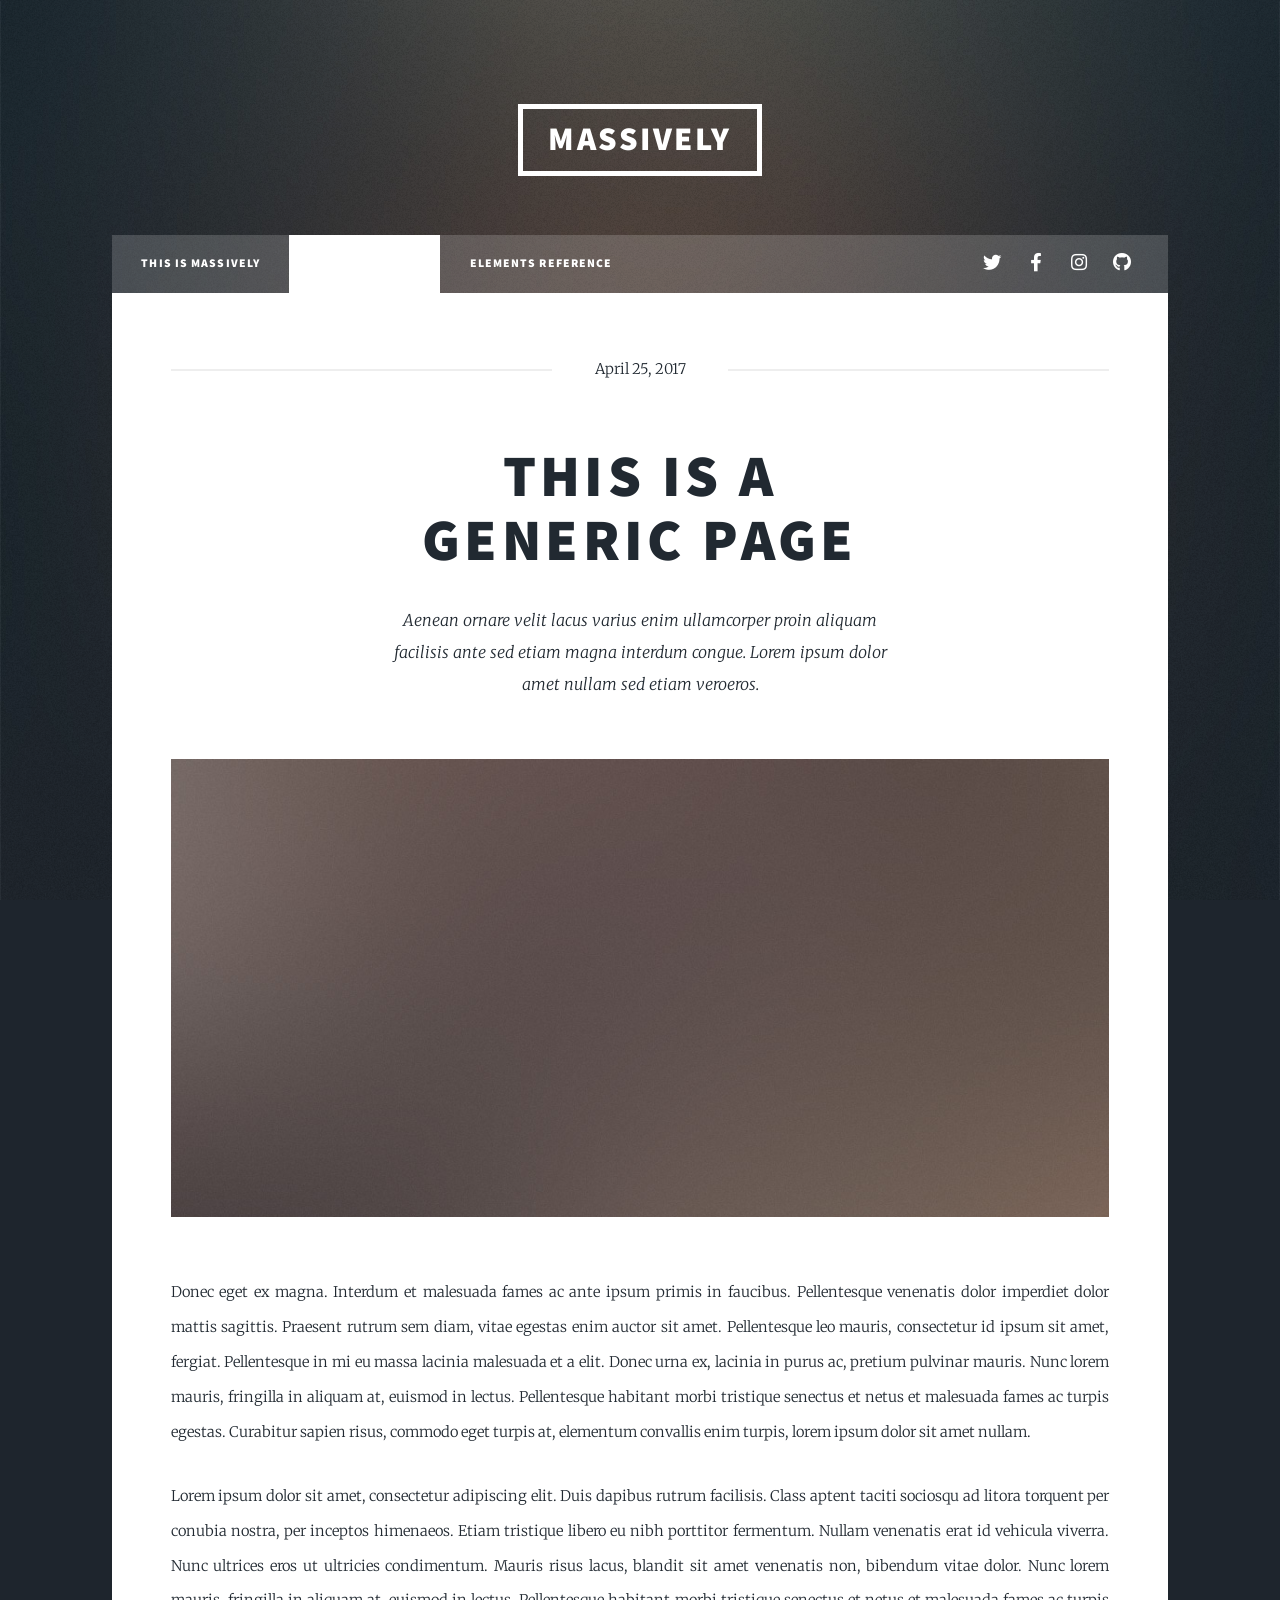
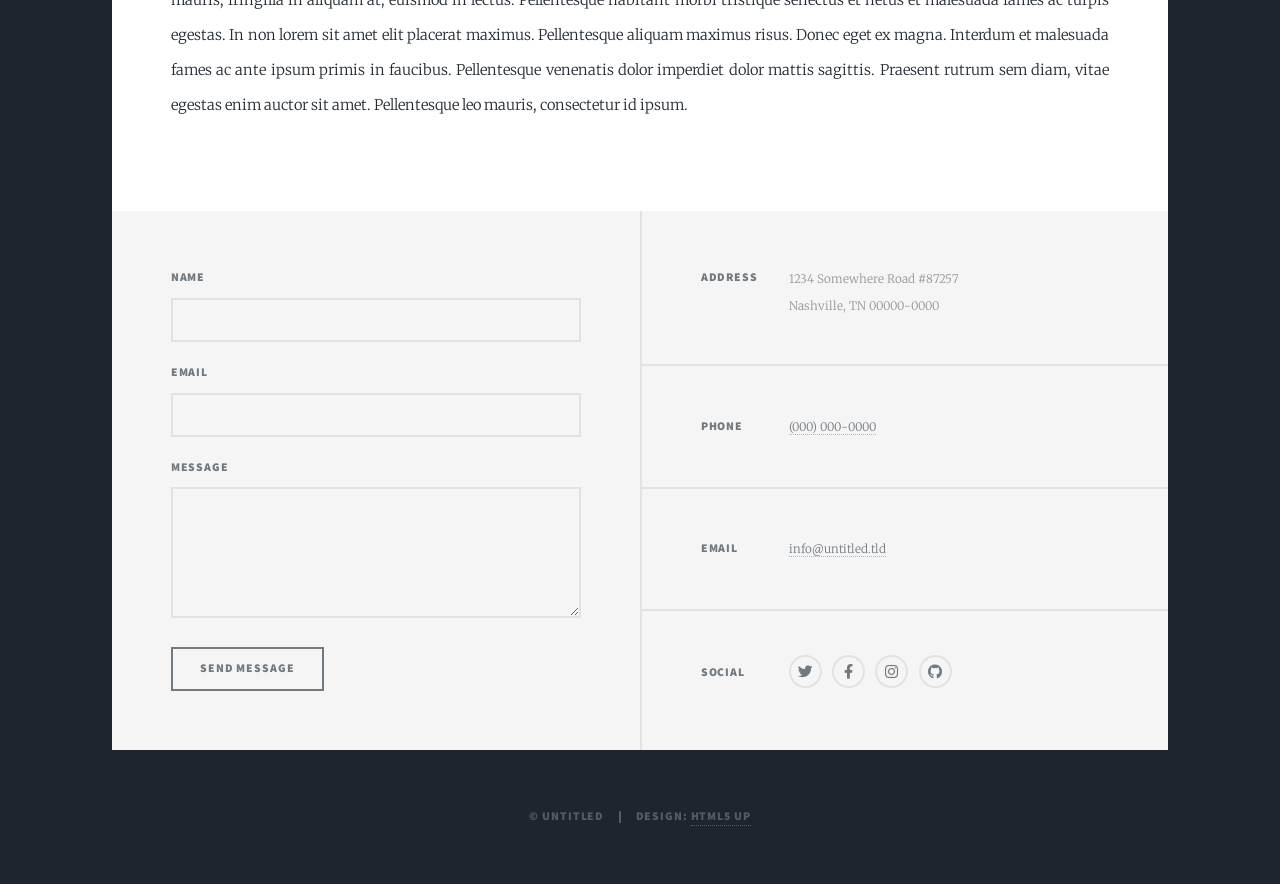
<file: generic.html>
<!DOCTYPE HTML>
<!--
	Massively by HTML5 UP
	html5up.net | @ajlkn
	Free for personal and commercial use under the CCA 3.0 license (html5up.net/license)
-->
<html>
	<head>
		<title>Generic Page - Massively by HTML5 UP</title>
		<meta charset="utf-8" />
		<meta name="viewport" content="width=device-width, initial-scale=1, user-scalable=no" />
		<link rel="stylesheet" href="assets/css/main.css" />
		<noscript><link rel="stylesheet" href="assets/css/noscript.css" /></noscript>
	</head>
	<body class="is-preload">

		<!-- Wrapper -->
			<div id="wrapper">

				<!-- Header -->
					<header id="header">
						<a href="index.html" class="logo">Massively</a>
					</header>

				<!-- Nav -->
					<nav id="nav">
						<ul class="links">
							<li><a href="index.html">This is Massively</a></li>
							<li class="active"><a href="generic.html">Generic Page</a></li>
							<li><a href="elements.html">Elements Reference</a></li>
						</ul>
						<ul class="icons">
							<li><a href="#" class="icon brands fa-twitter"><span class="label">Twitter</span></a></li>
							<li><a href="#" class="icon brands fa-facebook-f"><span class="label">Facebook</span></a></li>
							<li><a href="#" class="icon brands fa-instagram"><span class="label">Instagram</span></a></li>
							<li><a href="#" class="icon brands fa-github"><span class="label">GitHub</span></a></li>
						</ul>
					</nav>

				<!-- Main -->
					<div id="main">

						<!-- Post -->
							<section class="post">
								<header class="major">
									<span class="date">April 25, 2017</span>
									<h1>This is a<br />
									Generic Page</h1>
									<p>Aenean ornare velit lacus varius enim ullamcorper proin aliquam<br />
									facilisis ante sed etiam magna interdum congue. Lorem ipsum dolor<br />
									amet nullam sed etiam veroeros.</p>
								</header>
								<div class="image main"><img src="images/pic01.jpg" alt="" /></div>
								<p>Donec eget ex magna. Interdum et malesuada fames ac ante ipsum primis in faucibus. Pellentesque venenatis dolor imperdiet dolor mattis sagittis. Praesent rutrum sem diam, vitae egestas enim auctor sit amet. Pellentesque leo mauris, consectetur id ipsum sit amet, fergiat. Pellentesque in mi eu massa lacinia malesuada et a elit. Donec urna ex, lacinia in purus ac, pretium pulvinar mauris. Nunc lorem mauris, fringilla in aliquam at, euismod in lectus. Pellentesque habitant morbi tristique senectus et netus et malesuada fames ac turpis egestas. Curabitur sapien risus, commodo eget turpis at, elementum convallis enim turpis, lorem ipsum dolor sit amet nullam.</p>
								<p>Lorem ipsum dolor sit amet, consectetur adipiscing elit. Duis dapibus rutrum facilisis. Class aptent taciti sociosqu ad litora torquent per conubia nostra, per inceptos himenaeos. Etiam tristique libero eu nibh porttitor fermentum. Nullam venenatis erat id vehicula viverra. Nunc ultrices eros ut ultricies condimentum. Mauris risus lacus, blandit sit amet venenatis non, bibendum vitae dolor. Nunc lorem mauris, fringilla in aliquam at, euismod in lectus. Pellentesque habitant morbi tristique senectus et netus et malesuada fames ac turpis egestas. In non lorem sit amet elit placerat maximus. Pellentesque aliquam maximus risus. Donec eget ex magna. Interdum et malesuada fames ac ante ipsum primis in faucibus. Pellentesque venenatis dolor imperdiet dolor mattis sagittis. Praesent rutrum sem diam, vitae egestas enim auctor sit amet. Pellentesque leo mauris, consectetur id ipsum.</p>
							</section>

					</div>

				<!-- Footer -->
					<footer id="footer">
						<section>
							<form method="post" action="#">
								<div class="fields">
									<div class="field">
										<label for="name">Name</label>
										<input type="text" name="name" id="name" />
									</div>
									<div class="field">
										<label for="email">Email</label>
										<input type="text" name="email" id="email" />
									</div>
									<div class="field">
										<label for="message">Message</label>
										<textarea name="message" id="message" rows="3"></textarea>
									</div>
								</div>
								<ul class="actions">
									<li><input type="submit" value="Send Message" /></li>
								</ul>
							</form>
						</section>
						<section class="split contact">
							<section class="alt">
								<h3>Address</h3>
								<p>1234 Somewhere Road #87257<br />
								Nashville, TN 00000-0000</p>
							</section>
							<section>
								<h3>Phone</h3>
								<p><a href="#">(000) 000-0000</a></p>
							</section>
							<section>
								<h3>Email</h3>
								<p><a href="#">info@untitled.tld</a></p>
							</section>
							<section>
								<h3>Social</h3>
								<ul class="icons alt">
									<li><a href="#" class="icon brands alt fa-twitter"><span class="label">Twitter</span></a></li>
									<li><a href="#" class="icon brands alt fa-facebook-f"><span class="label">Facebook</span></a></li>
									<li><a href="#" class="icon brands alt fa-instagram"><span class="label">Instagram</span></a></li>
									<li><a href="#" class="icon brands alt fa-github"><span class="label">GitHub</span></a></li>
								</ul>
							</section>
						</section>
					</footer>

				<!-- Copyright -->
					<div id="copyright">
						<ul><li>&copy; Untitled</li><li>Design: <a href="https://html5up.net">HTML5 UP</a></li></ul>
					</div>

			</div>

		<!-- Scripts -->
			<script src="assets/js/jquery.min.js"></script>
			<script src="assets/js/jquery.scrollex.min.js"></script>
			<script src="assets/js/jquery.scrolly.min.js"></script>
			<script src="assets/js/browser.min.js"></script>
			<script src="assets/js/breakpoints.min.js"></script>
			<script src="assets/js/util.js"></script>
			<script src="assets/js/main.js"></script>

	</body>
</html>
</file>
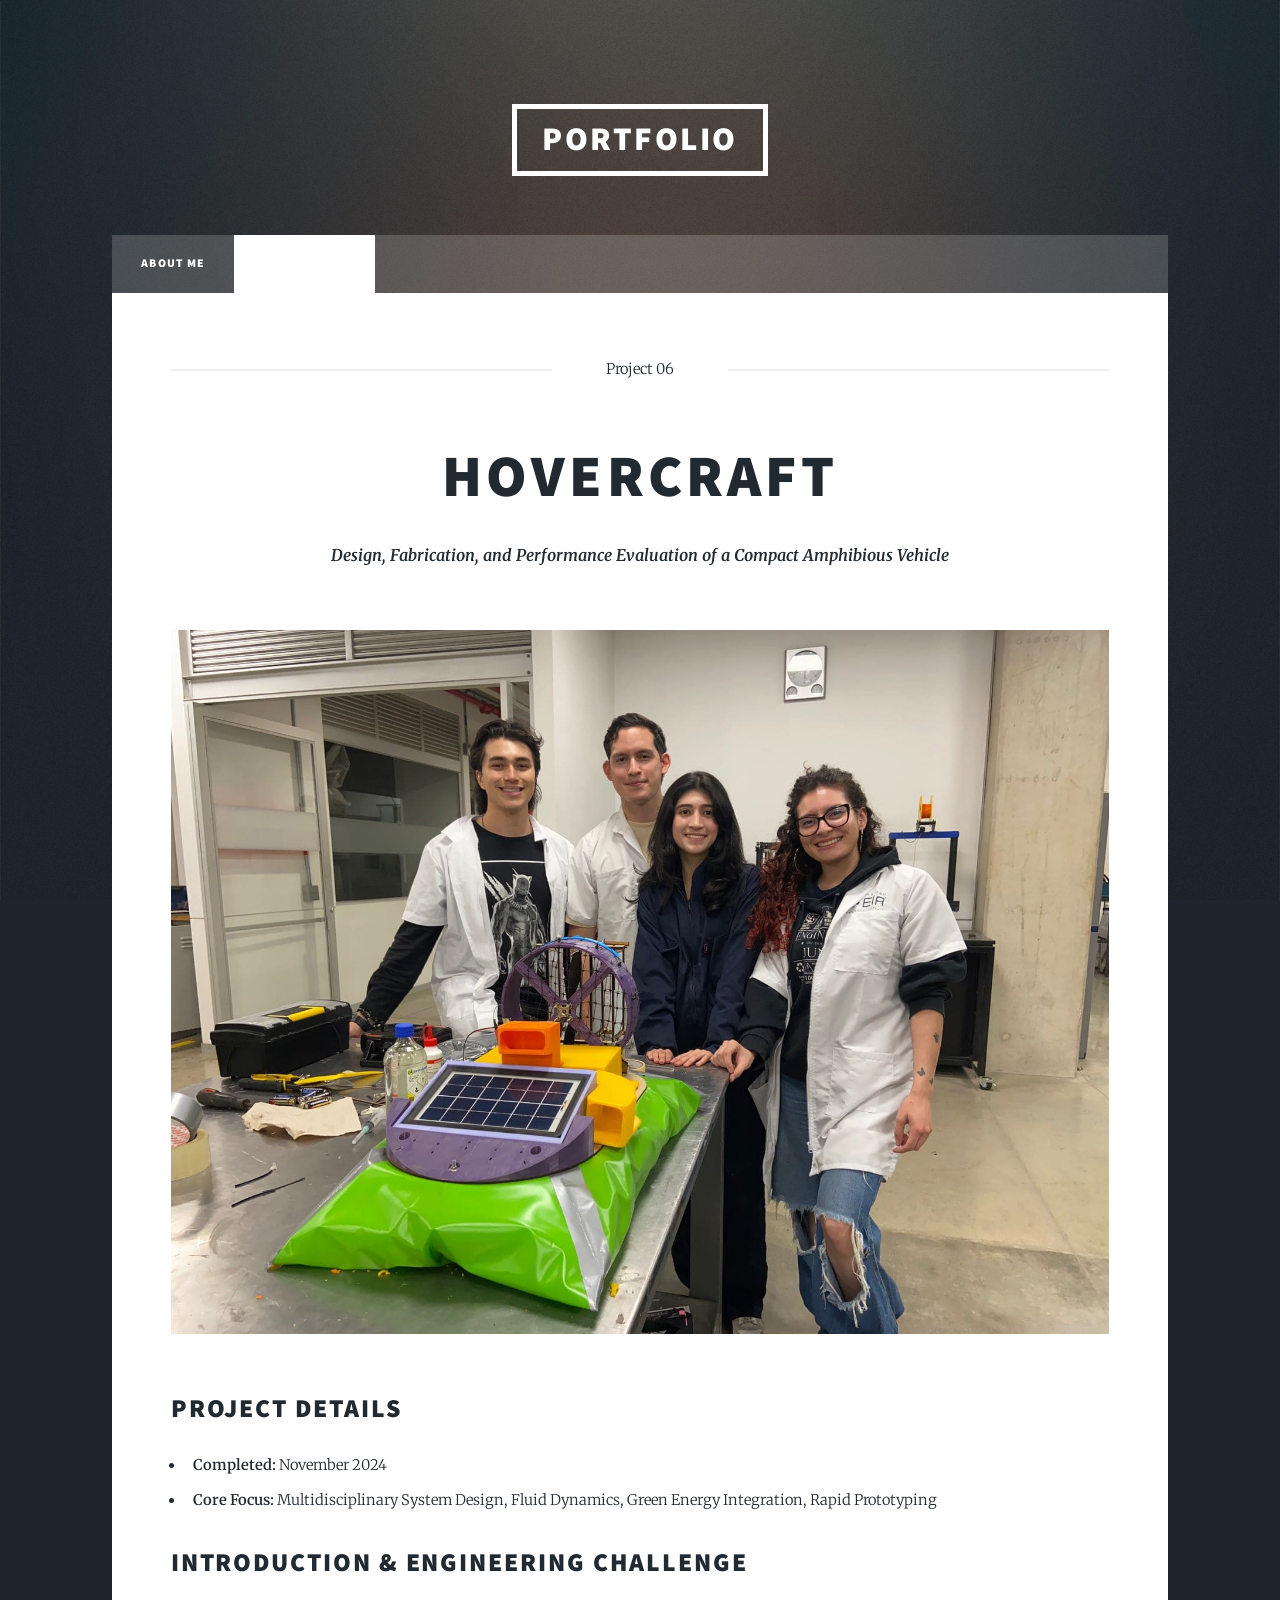
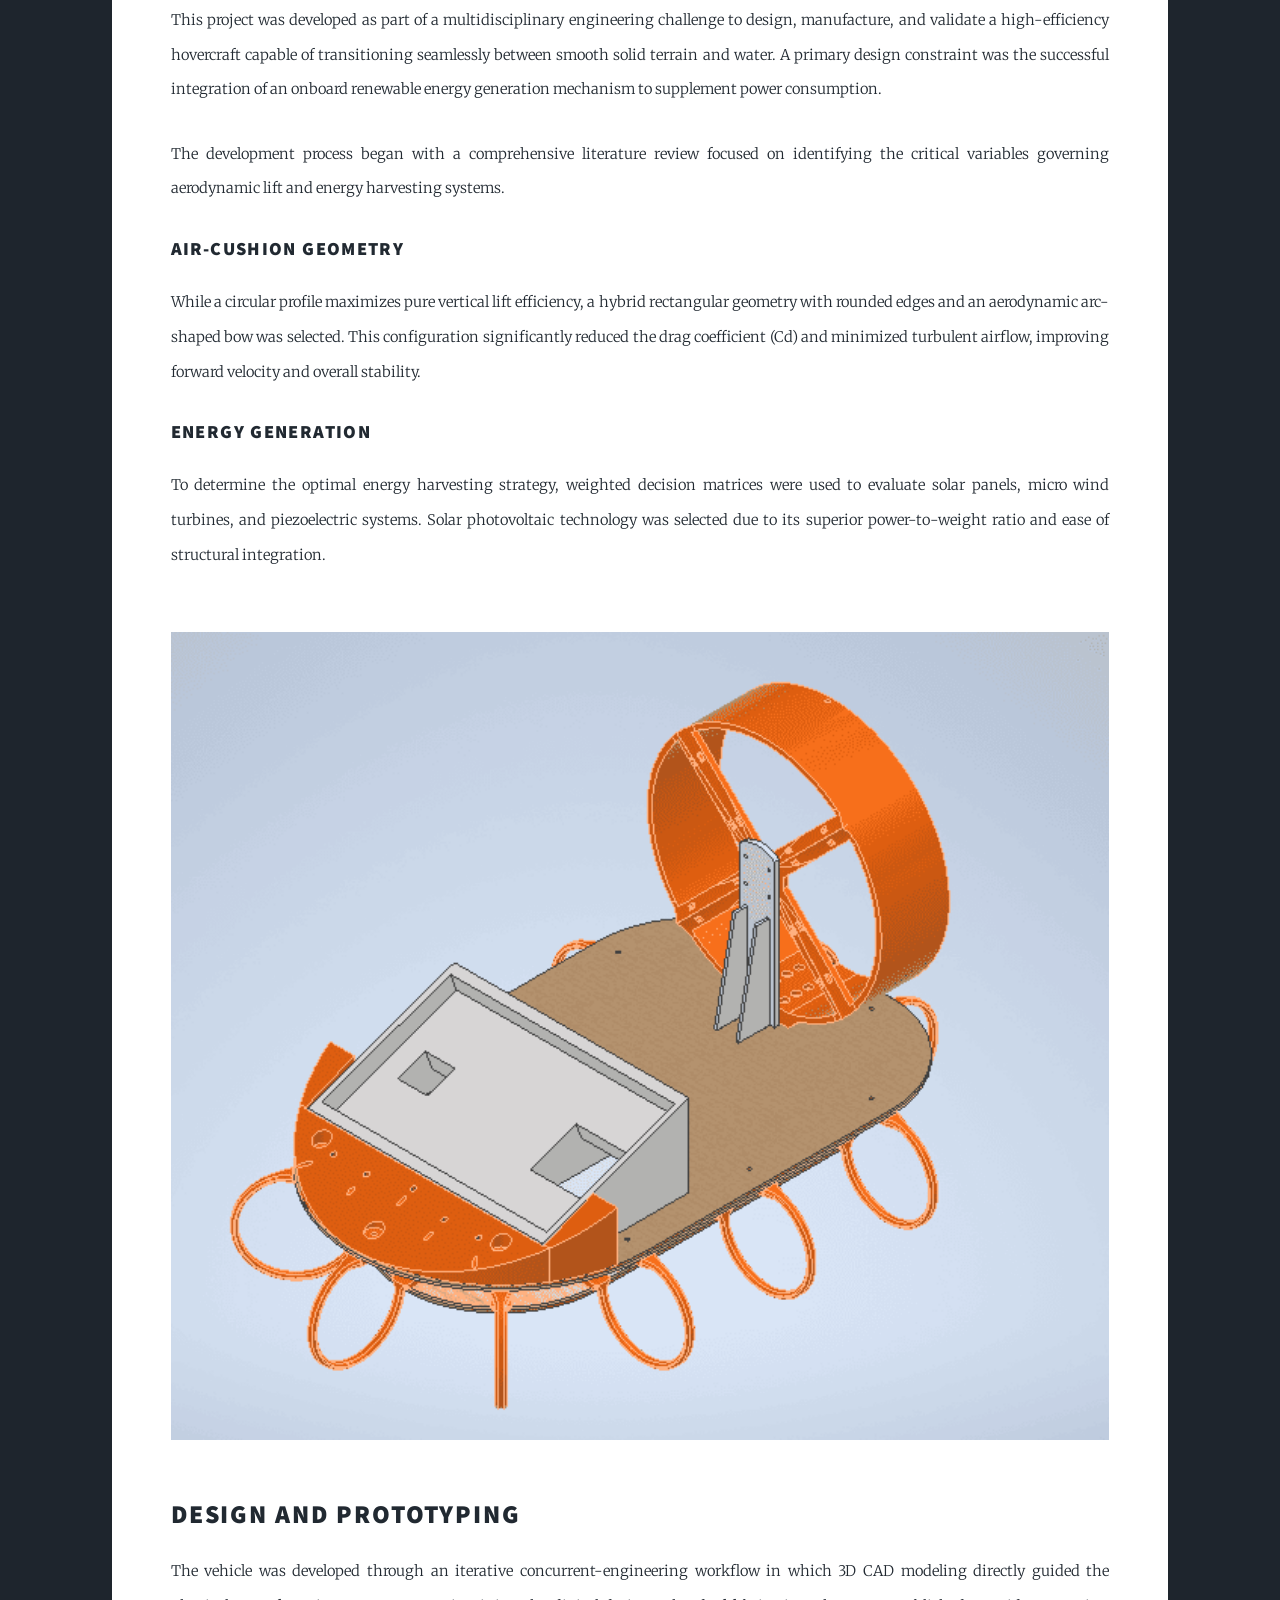
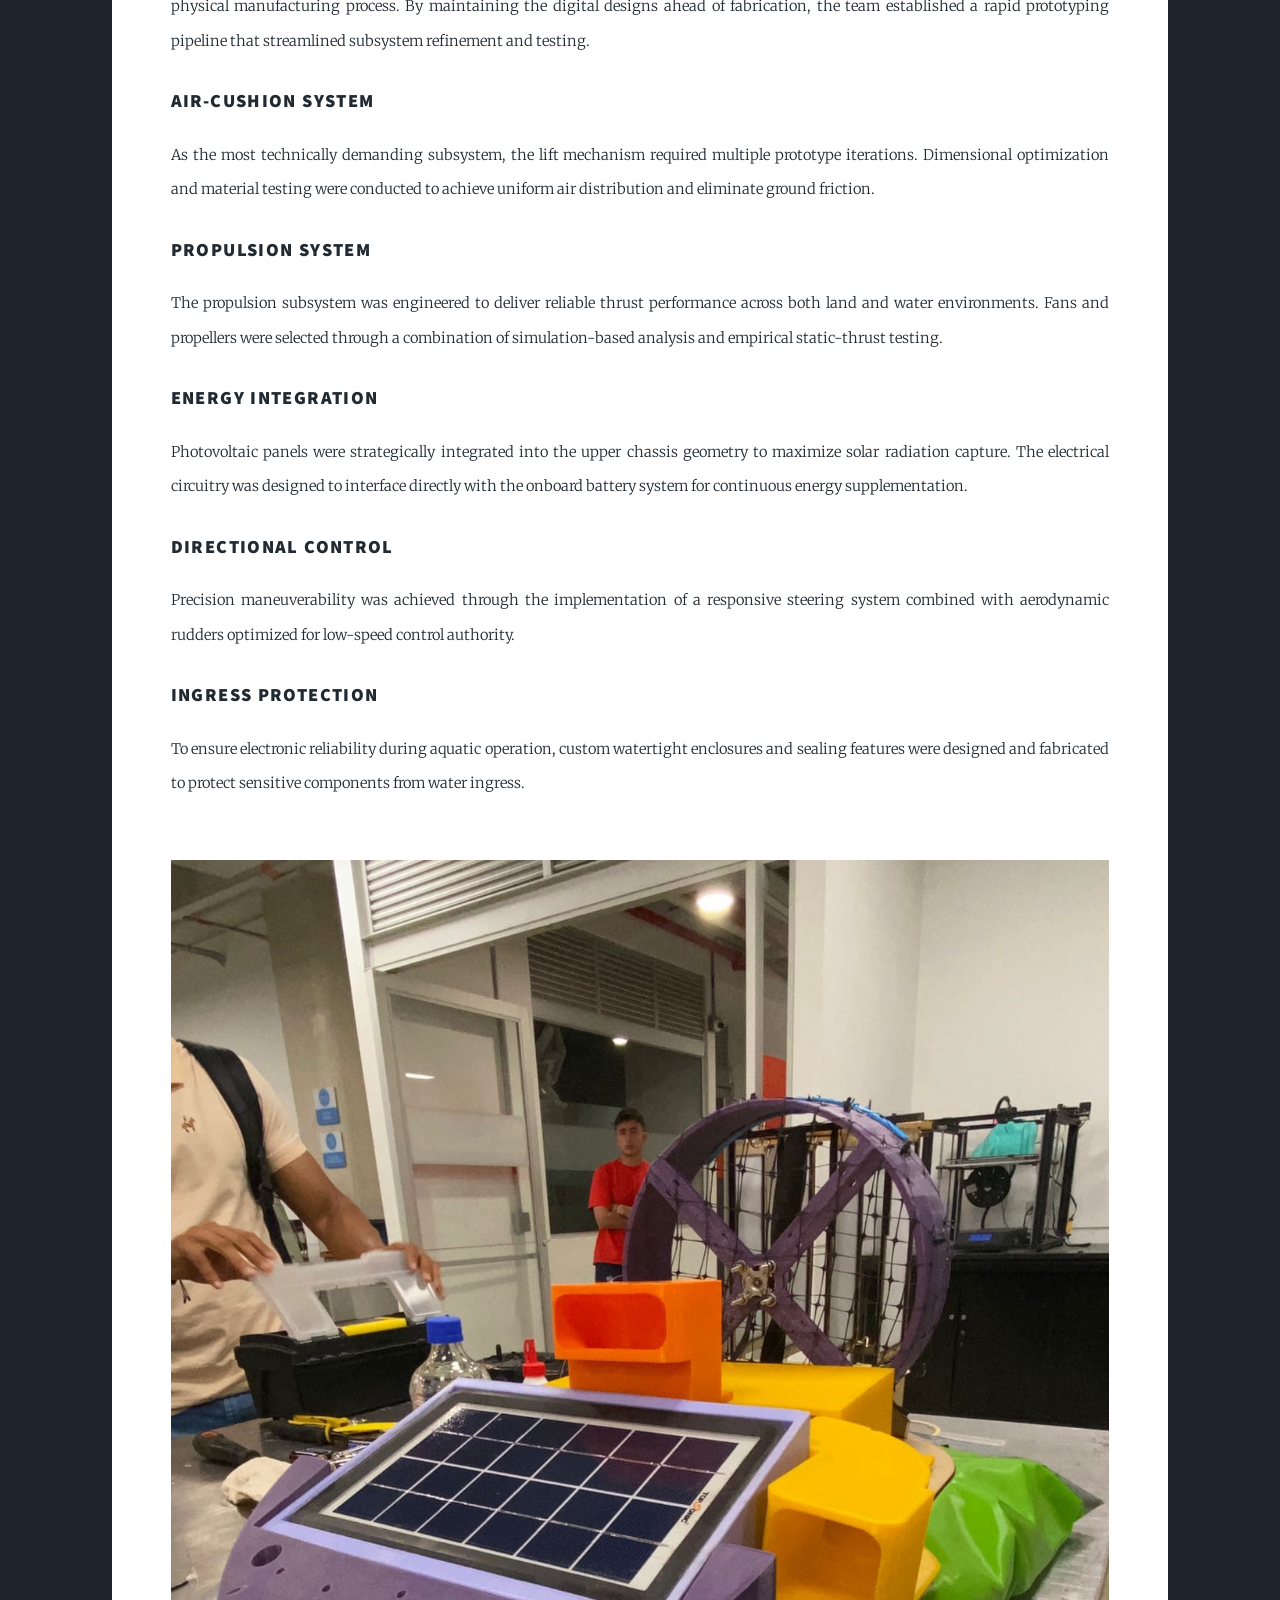
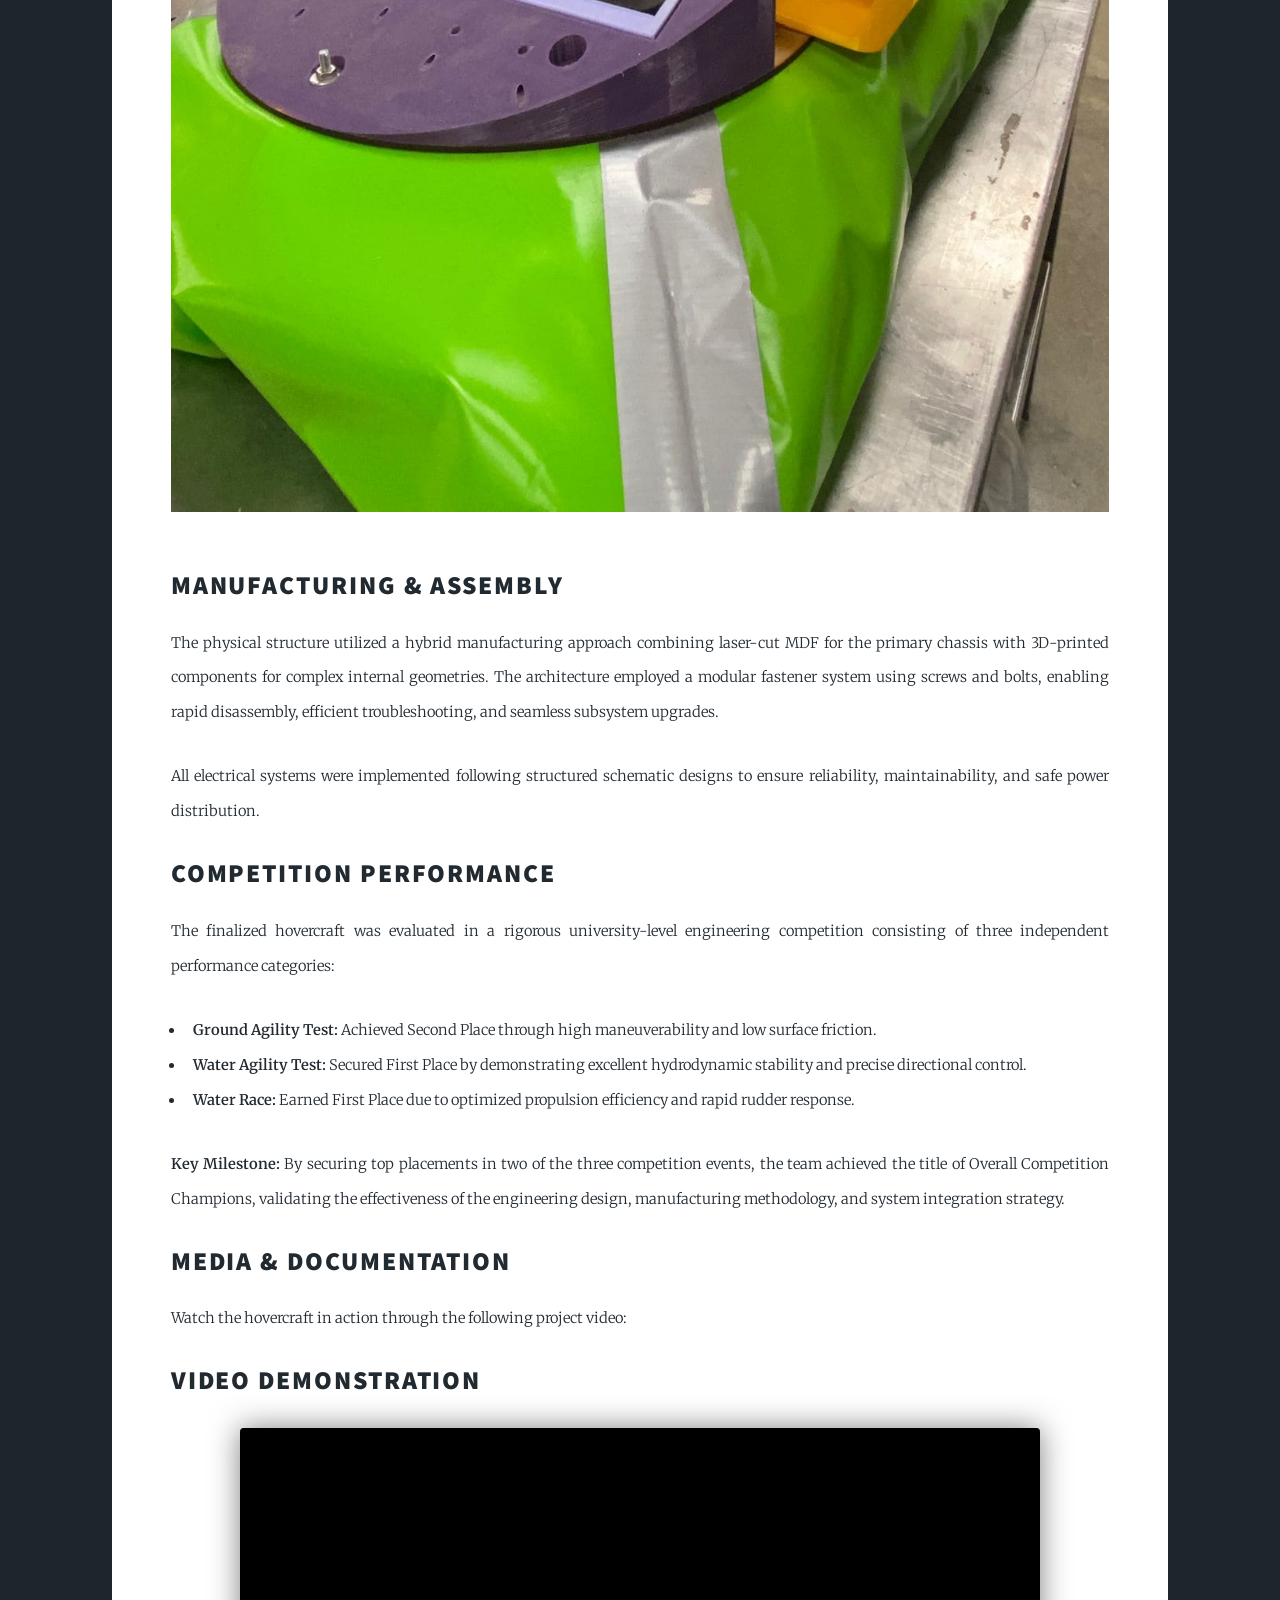
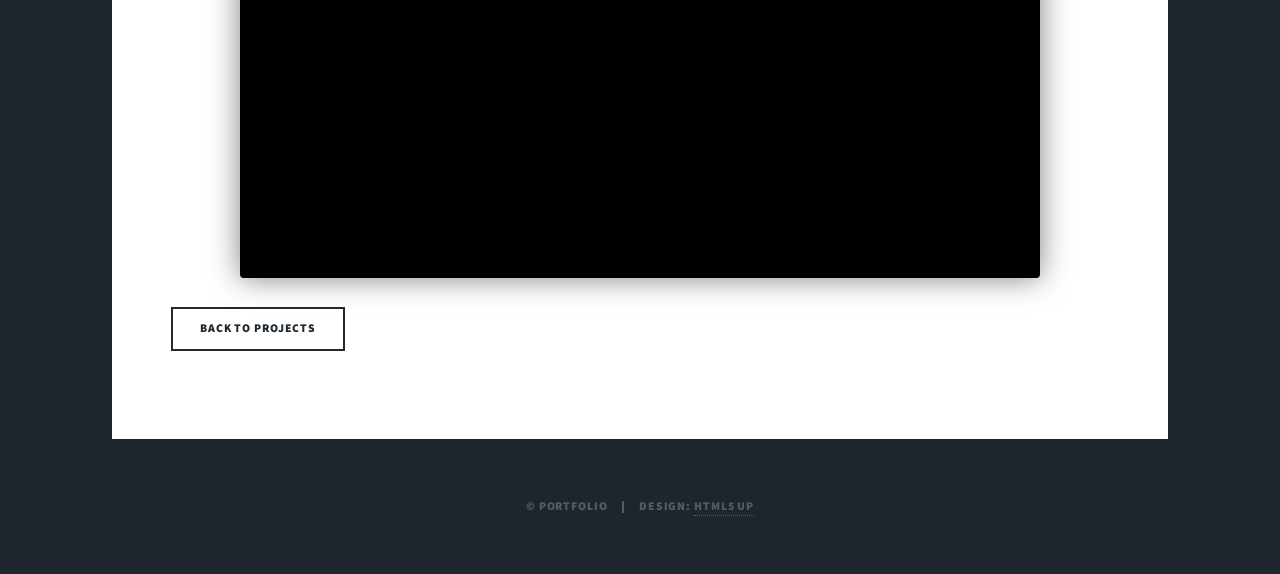
<file: hovercraft.html>
<!DOCTYPE HTML>
<html>
	<head>
		<title>Hovercraft | Engineering Portfolio</title>
		<meta charset="utf-8" />
		<meta name="viewport" content="width=device-width, initial-scale=1, user-scalable=no" />
		<link rel="stylesheet" href="assets/css/main.css" />
		<noscript><link rel="stylesheet" href="assets/css/noscript.css" /></noscript>
	</head>
	<body class="is-preload">
		<div id="wrapper">
			<header id="header">
				<a href="index.html" class="logo">Portfolio</a>
			</header>
			<nav id="nav">
				<ul class="links">
					<li><a href="index.html">About Me</a></li>
					<li class="active"><a href="hovercraft.html">Hovercraft</a></li>
				</ul>
				<ul class="icons">
				</ul>
			</nav>
			<div id="main">
				<section class="post">
					<header class="major">
						<span class="date">Project 06</span>
						<h1>Hovercraft</h1>
						<p><strong>Design, Fabrication, and Performance Evaluation of a Compact Amphibious Vehicle</strong></p>
					</header>
					<div class="image main"><img src="images/Hovercraft/teamHover (1).jpg" alt="Hovercraft Team" /></div>
					<h2>Project Details</h2>
					<ul>
						<li><strong>Completed:</strong> November 2024</li>
						<li><strong>Core Focus:</strong> Multidisciplinary System Design, Fluid Dynamics, Green Energy Integration, Rapid Prototyping</li>
					</ul>
					<h2>Introduction &amp; Engineering Challenge</h2>
					<p>
					This project was developed as part of a multidisciplinary engineering challenge to design, manufacture, and validate a high-efficiency hovercraft capable of transitioning seamlessly between smooth solid terrain and water. A primary design constraint was the successful integration of an onboard renewable energy generation mechanism to supplement power consumption.
					</p>
					<p>
					The development process began with a comprehensive literature review focused on identifying the critical variables governing aerodynamic lift and energy harvesting systems.
					</p>
					<h3>Air-Cushion Geometry</h3>
					<p>
					While a circular profile maximizes pure vertical lift efficiency, a hybrid rectangular geometry with rounded edges and an aerodynamic arc-shaped bow was selected. This configuration significantly reduced the drag coefficient (Cd) and minimized turbulent airflow, improving forward velocity and overall stability.
					</p>
					<h3>Energy Generation</h3>
					<p>
					To determine the optimal energy harvesting strategy, weighted decision matrices were used to evaluate solar panels, micro wind turbines, and piezoelectric systems. Solar photovoltaic technology was selected due to its superior power-to-weight ratio and ease of structural integration.
					</p>
					<div class="image main">
						<img src="images/Hovercraft/cadHover (2).png" alt="Hovercraft CAD Design" />
					</div>
					<h2>Design and Prototyping</h2>
					<p>
					The vehicle was developed through an iterative concurrent-engineering workflow in which 3D CAD modeling directly guided the physical manufacturing process. By maintaining the digital designs ahead of fabrication, the team established a rapid prototyping pipeline that streamlined subsystem refinement and testing.
					</p>
					<h3>Air-Cushion System</h3>
					<p>
					As the most technically demanding subsystem, the lift mechanism required multiple prototype iterations. Dimensional optimization and material testing were conducted to achieve uniform air distribution and eliminate ground friction.
					</p>
					<h3>Propulsion System</h3>
					<p>
					The propulsion subsystem was engineered to deliver reliable thrust performance across both land and water environments. Fans and propellers were selected through a combination of simulation-based analysis and empirical static-thrust testing.
					</p>
					<h3>Energy Integration</h3>
					<p>
					Photovoltaic panels were strategically integrated into the upper chassis geometry to maximize solar radiation capture. The electrical circuitry was designed to interface directly with the onboard battery system for continuous energy supplementation.
					</p>
					<h3>Directional Control</h3>
					<p>
					Precision maneuverability was achieved through the implementation of a responsive steering system combined with aerodynamic rudders optimized for low-speed control authority.
					</p>
					<h3>Ingress Protection</h3>
					<p>
					To ensure electronic reliability during aquatic operation, custom watertight enclosures and sealing features were designed and fabricated to protect sensitive components from water ingress.
					</p>
					<div class="image main">
						<img src="images/Hovercraft/hover (1).jpg" alt="Hovercraft Prototype" />
					</div>
					<h2>Manufacturing &amp; Assembly</h2>
					<p>
					The physical structure utilized a hybrid manufacturing approach combining laser-cut MDF for the primary chassis with 3D-printed components for complex internal geometries. The architecture employed a modular fastener system using screws and bolts, enabling rapid disassembly, efficient troubleshooting, and seamless subsystem upgrades.
					</p>
					<p>
					All electrical systems were implemented following structured schematic designs to ensure reliability, maintainability, and safe power distribution.
					</p>
					<h2>Competition Performance</h2>
					<p>
					The finalized hovercraft was evaluated in a rigorous university-level engineering competition consisting of three independent performance categories:
					</p>
					<ul>
						<li><strong>Ground Agility Test:</strong> Achieved Second Place through high maneuverability and low surface friction.</li>
						<li><strong>Water Agility Test:</strong> Secured First Place by demonstrating excellent hydrodynamic stability and precise directional control.</li>
						<li><strong>Water Race:</strong> Earned First Place due to optimized propulsion efficiency and rapid rudder response.</li>
					</ul>
					<p>
					<strong>Key Milestone:</strong> By securing top placements in two of the three competition events, the team achieved the title of Overall Competition Champions, validating the effectiveness of the engineering design, manufacturing methodology, and system integration strategy.
					</p>
					<h2>Media &amp; Documentation</h2>
					<p>
					Watch the hovercraft in action through the following project video:
					</p>
					<h2>Video Demonstration</h2>
					<div class="video-container">
						<iframe src="https://www.youtube.com/embed/bj2VyxplIjc" 
								allowfullscreen="" 
								allow="accelerometer; autoplay; clipboard-write; encrypted-media; gyroscope; picture-in-picture">
						</iframe>
					</div>
					<ul class="actions">
						<li><a href="index.html#projects" class="button">Back to Projects</a></li>
					</ul>
				</section>
			</div>
			<footer id="footer">
				<section class="split contact">
				</section>
			</footer>
			<div id="copyright">
				<ul><li>&copy; Portfolio</li><li>Design: <a href="https://html5up.net">HTML5 UP</a></li></ul>
			</div>
		</div>
		<script src="assets/js/jquery.min.js"></script>
		<script src="assets/js/jquery.scrollex.min.js"></script>
		<script src="assets/js/jquery.scrolly.min.js"></script>
		<script src="assets/js/browser.min.js"></script>
		<script src="assets/js/breakpoints.min.js"></script>
		<script src="assets/js/util.js"></script>
		<script src="assets/js/main.js"></script>
	</body>
</html>
</file>
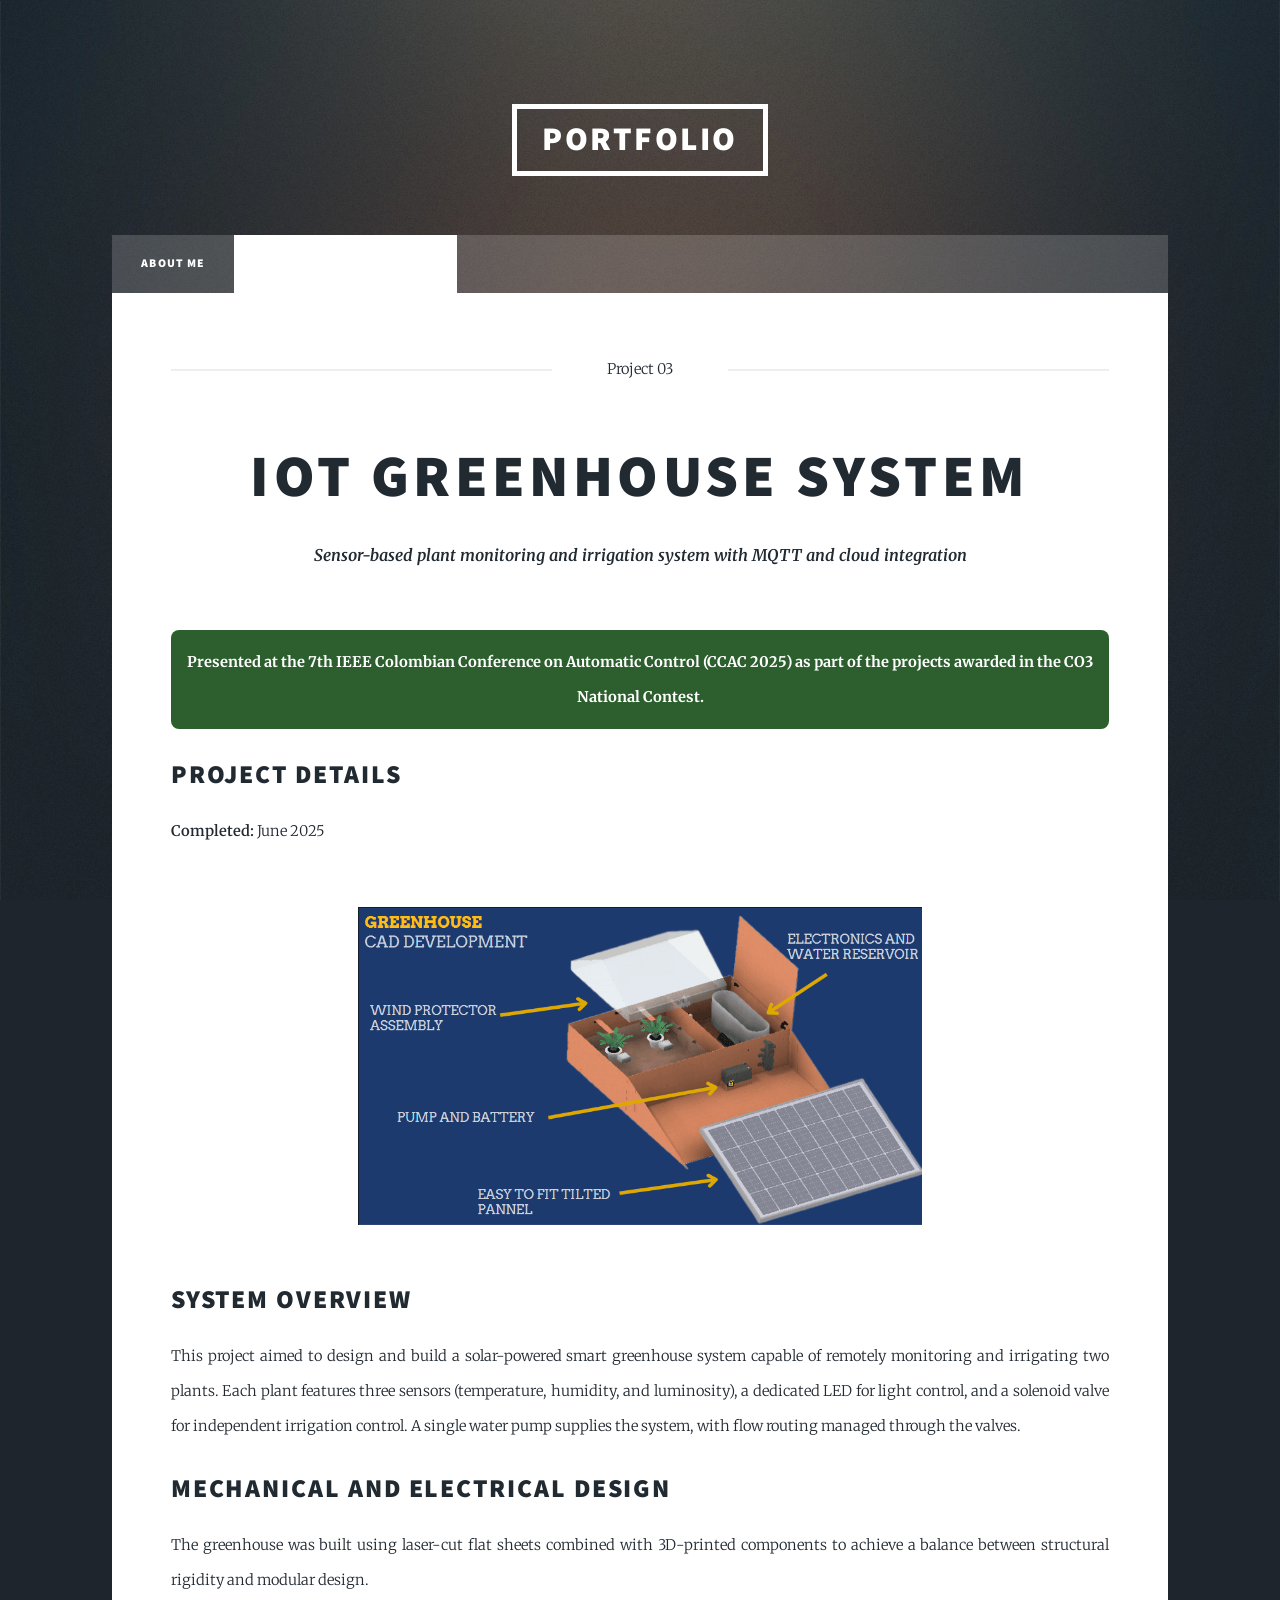
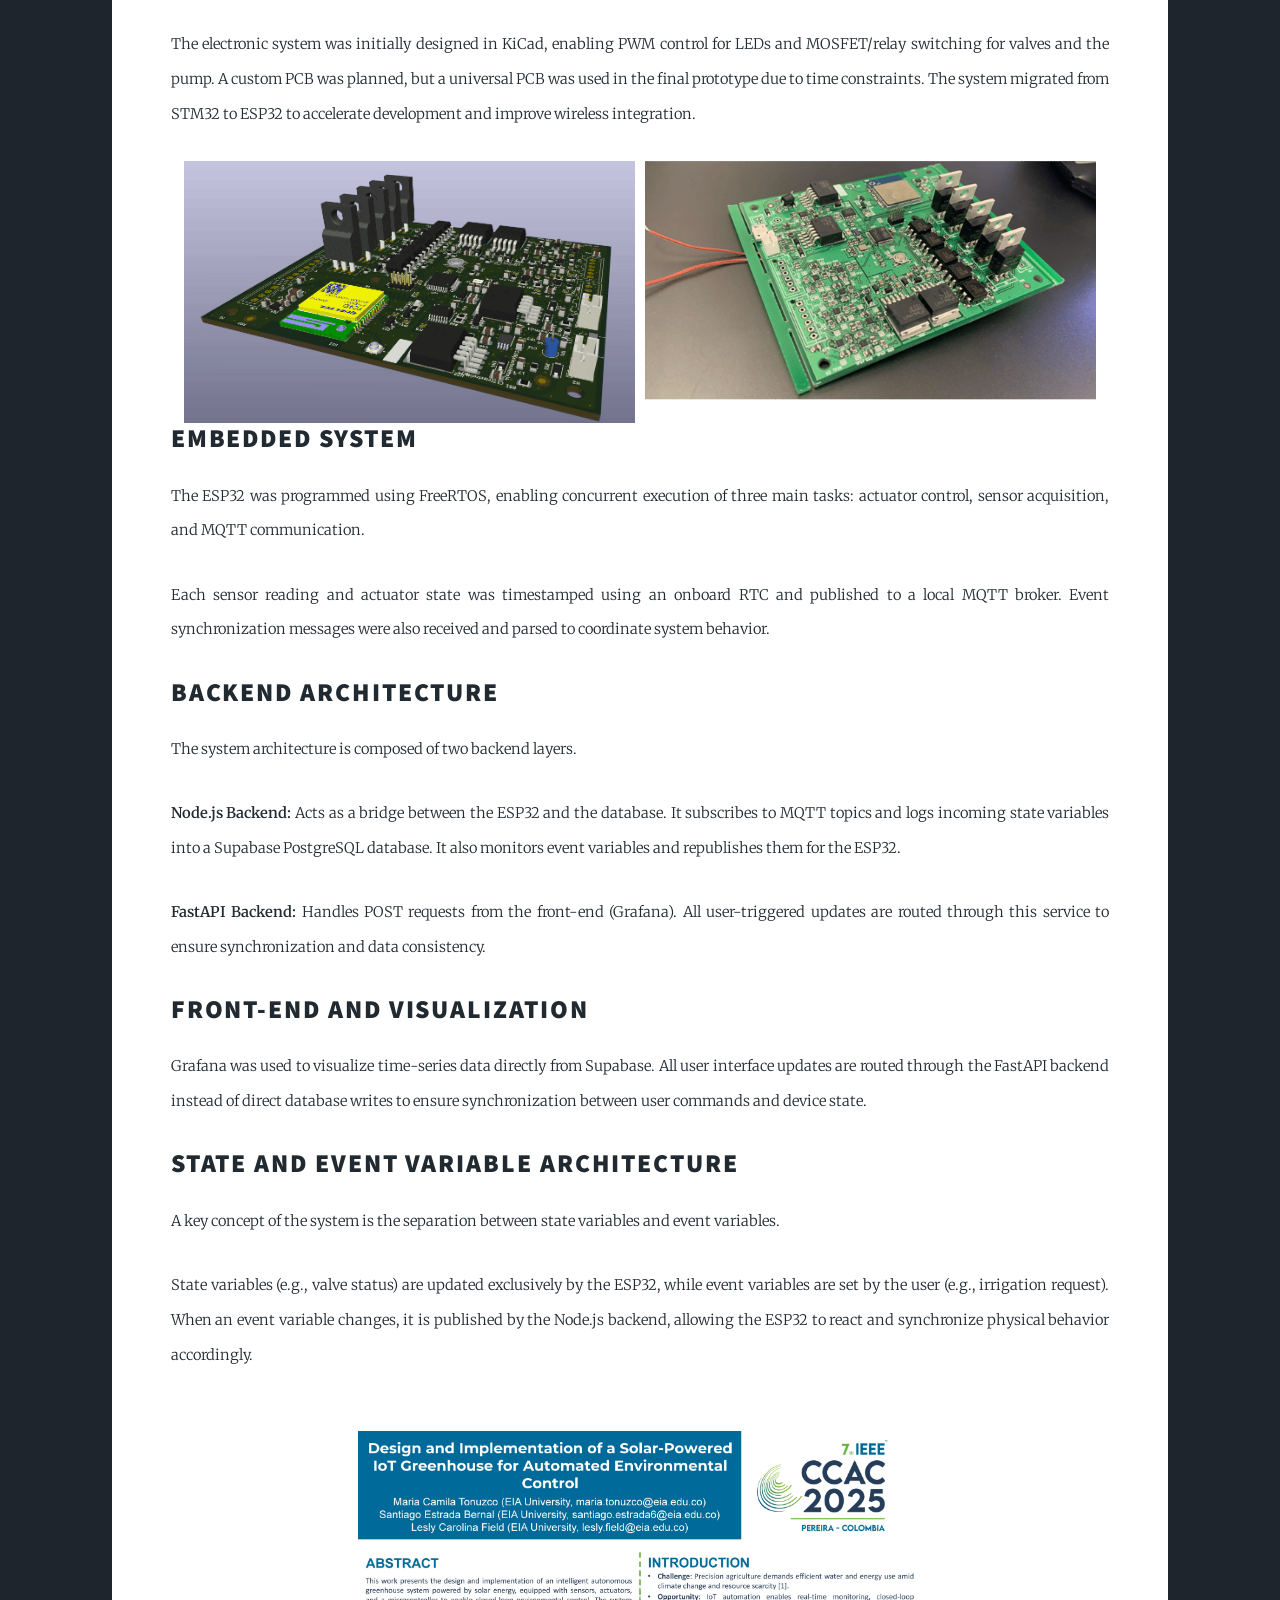
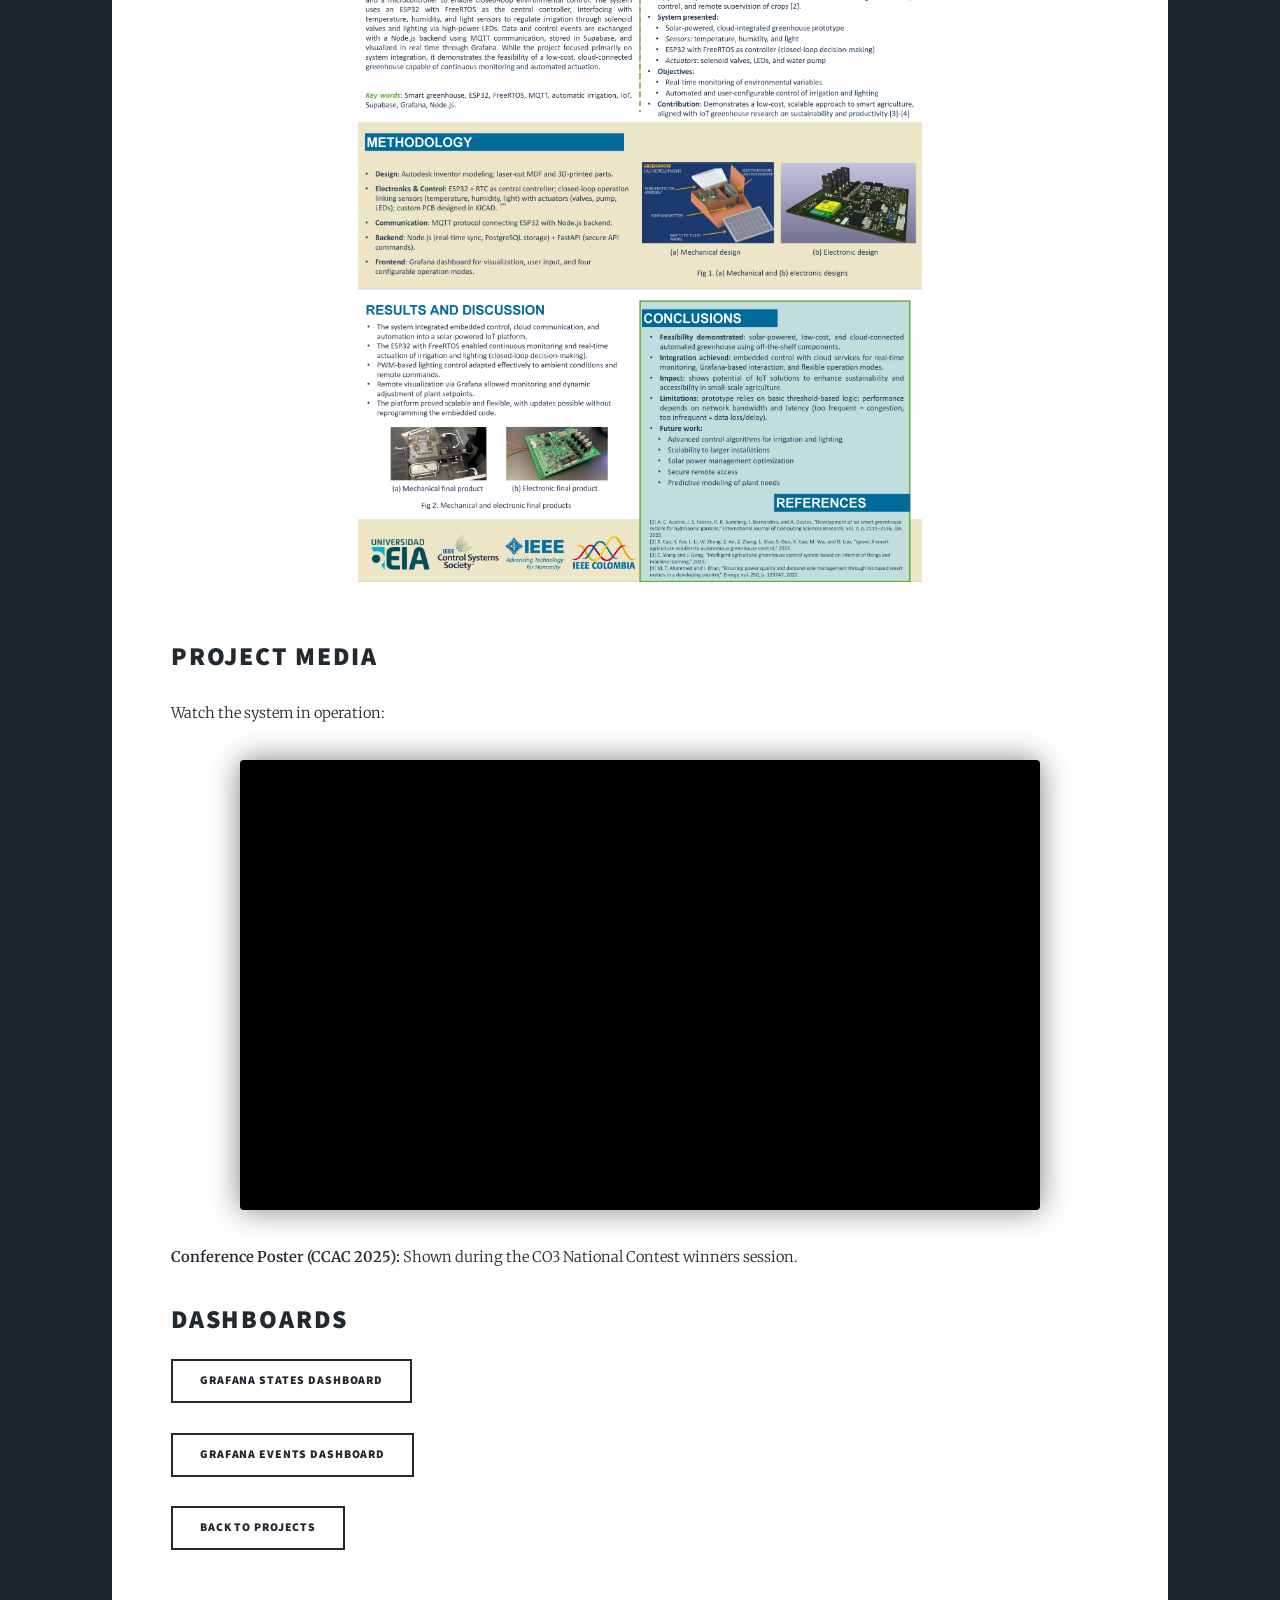
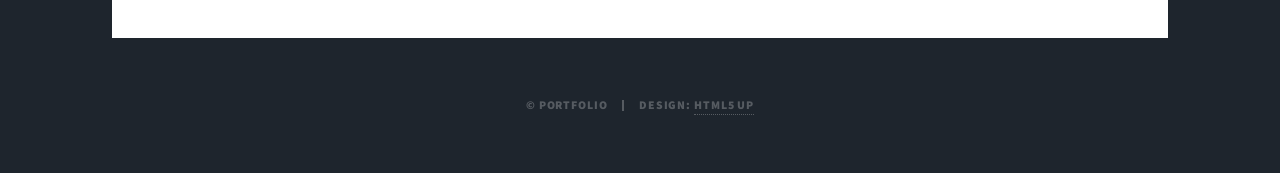
<file: iot-greenhouse-system.html>
<!DOCTYPE HTML>
<html>
	<head>
		<title>IoT Greenhouse System | Engineering Portfolio</title>
		<meta charset="utf-8" />
		<meta name="viewport" content="width=device-width, initial-scale=1, user-scalable=no" />
		<link rel="stylesheet" href="assets/css/main.css" />
		<noscript><link rel="stylesheet" href="assets/css/noscript.css" /></noscript>
	</head>
	<body class="is-preload">
		<div id="wrapper">
			<header id="header">
				<a href="index.html" class="logo">Portfolio</a>
			</header>
			<nav id="nav">
				<ul class="links">
					<li><a href="index.html">About Me</a></li>
					<li class="active"><a href="iot-greenhouse-system.html">IoT Greenhouse System</a></li>
				</ul>
				<ul class="icons">
				</ul>
			</nav>
			<div id="main">
				<section class="post">
					<header class="major">
						<span class="date">Project 03</span>
						<h1>IoT Greenhouse System</h1>
						<p><strong>Sensor-based plant monitoring and irrigation system with MQTT and cloud integration</strong></p>
					</header>
					<div style="background-color:#2c5f2d; color:white; padding:1em; border-radius:8px; text-align:center; font-weight:bold; margin-bottom:2em;">
					Presented at the 7th IEEE Colombian Conference on Automatic Control (CCAC 2025) as part of the projects awarded in the CO3 National Contest.
					</div>
					<h2>Project Details</h2>
					<p><strong>Completed:</strong> June 2025</p>
					<div class="image main">
						<img src="images/greenhouse/Greenhouse (1).png" style="width:60%; display:block; margin:auto;" alt="IoT Greenhouse System Overview">
					</div>
					<h2>System Overview</h2>
					<p>
					This project aimed to design and build a solar-powered smart greenhouse system capable of remotely monitoring and irrigating two plants. Each plant features three sensors (temperature, humidity, and luminosity), a dedicated LED for light control, and a solenoid valve for independent irrigation control. A single water pump supplies the system, with flow routing managed through the valves.
					</p>
					<h2>Mechanical and Electrical Design</h2>
					<p>
					The greenhouse was built using laser-cut flat sheets combined with 3D-printed components to achieve a balance between structural rigidity and modular design.
					</p>
					<p>
					The electronic system was initially designed in KiCad, enabling PWM control for LEDs and MOSFET/relay switching for valves and the pump. A custom PCB was planned, but a universal PCB was used in the final prototype due to time constraints. The system migrated from STM32 to ESP32 to accelerate development and improve wireless integration.
					</p>
					<div style="display:flex; gap:10px; justify-content:center; flex-wrap:nowrap; align-items:flex-start;">
						<img src="images/greenhouse/pcbView (1).png" style="width:48%; display:block;" alt="PCB View 1">
						<img src="images/greenhouse/pcbrealgreenhouse (1).png" style="width:48%; display:block;" alt="PCB View 2">
					</div>
					<h2>Embedded System</h2>
					<p>
					The ESP32 was programmed using FreeRTOS, enabling concurrent execution of three main tasks: actuator control, sensor acquisition, and MQTT communication.
					</p>
					<p>
					Each sensor reading and actuator state was timestamped using an onboard RTC and published to a local MQTT broker. Event synchronization messages were also received and parsed to coordinate system behavior.
					</p>
					<h2>Backend Architecture</h2>
					<p>
					The system architecture is composed of two backend layers.
					</p>
					<p>
					<strong>Node.js Backend:</strong> Acts as a bridge between the ESP32 and the database. It subscribes to MQTT topics and logs incoming state variables into a Supabase PostgreSQL database. It also monitors event variables and republishes them for the ESP32.
					</p>
					<p>
					<strong>FastAPI Backend:</strong> Handles POST requests from the front-end (Grafana). All user-triggered updates are routed through this service to ensure synchronization and data consistency.
					</p>
					<h2>Front-End and Visualization</h2>
					<p>
					Grafana was used to visualize time-series data directly from Supabase. All user interface updates are routed through the FastAPI backend instead of direct database writes to ensure synchronization between user commands and device state.
					</p>
					<h2>State and Event Variable Architecture</h2>
					<p>
					A key concept of the system is the separation between state variables and event variables.
					</p>
					<p>
					State variables (e.g., valve status) are updated exclusively by the ESP32, while event variables are set by the user (e.g., irrigation request). When an event variable changes, it is published by the Node.js backend, allowing the ESP32 to react and synchronize physical behavior accordingly.
					</p>
					<div class="image main">
						<img src="images/greenhouse/CO3_poster (1).jpg" style="width:60%; display:block; margin:auto;" alt="CCAC 2025 Poster">
					</div>
					<h2>Project Media</h2>
					<p>
					Watch the system in operation:
					</p>
					<div class="video-container">
						<iframe
							width="100%"
							height="500"
							src="https://www.youtube.com/embed/Ak5iZFt5ku8"
							title="IoT Greenhouse Project Demo"
							frameborder="0"
							allow="accelerometer; autoplay; clipboard-write; encrypted-media; gyroscope; picture-in-picture"
							allowfullscreen>
						</iframe>
					</div>
					<p>
					<strong>Conference Poster (CCAC 2025):</strong> Shown during the CO3 National Contest winners session.
					</p>
					<h2>Dashboards</h2>
					<p>
						<a href="https://santyestrada.grafana.net/public-dashboards/24f1eee215f14c9487b54669c6f9130f" target="_blank" class="button">Grafana States Dashboard</a>
					</p>
					<p>
						<a href="https://santyestrada.grafana.net/public-dashboards/2657e4196110449f98dbd3902f0a87f0?var-Luminosity=%22luminosity_event%22:33" target="_blank" class="button">Grafana Events Dashboard</a>
					</p>
					<ul class="actions">
						<li><a href="index.html#projects" class="button">Back to Projects</a></li>
					</ul>
				</section>
			</div>
			<footer id="footer">
				<section class="split contact">
				</section>
			</footer>
			<div id="copyright">
				<ul><li>&copy; Portfolio</li><li>Design: <a href="https://html5up.net">HTML5 UP</a></li></ul>
			</div>
		</div>
		<script src="assets/js/jquery.min.js"></script>
		<script src="assets/js/jquery.scrollex.min.js"></script>
		<script src="assets/js/jquery.scrolly.min.js"></script>
		<script src="assets/js/browser.min.js"></script>
		<script src="assets/js/breakpoints.min.js"></script>
		<script src="assets/js/util.js"></script>
		<script src="assets/js/main.js"></script>
	</body>
</html>
</file>
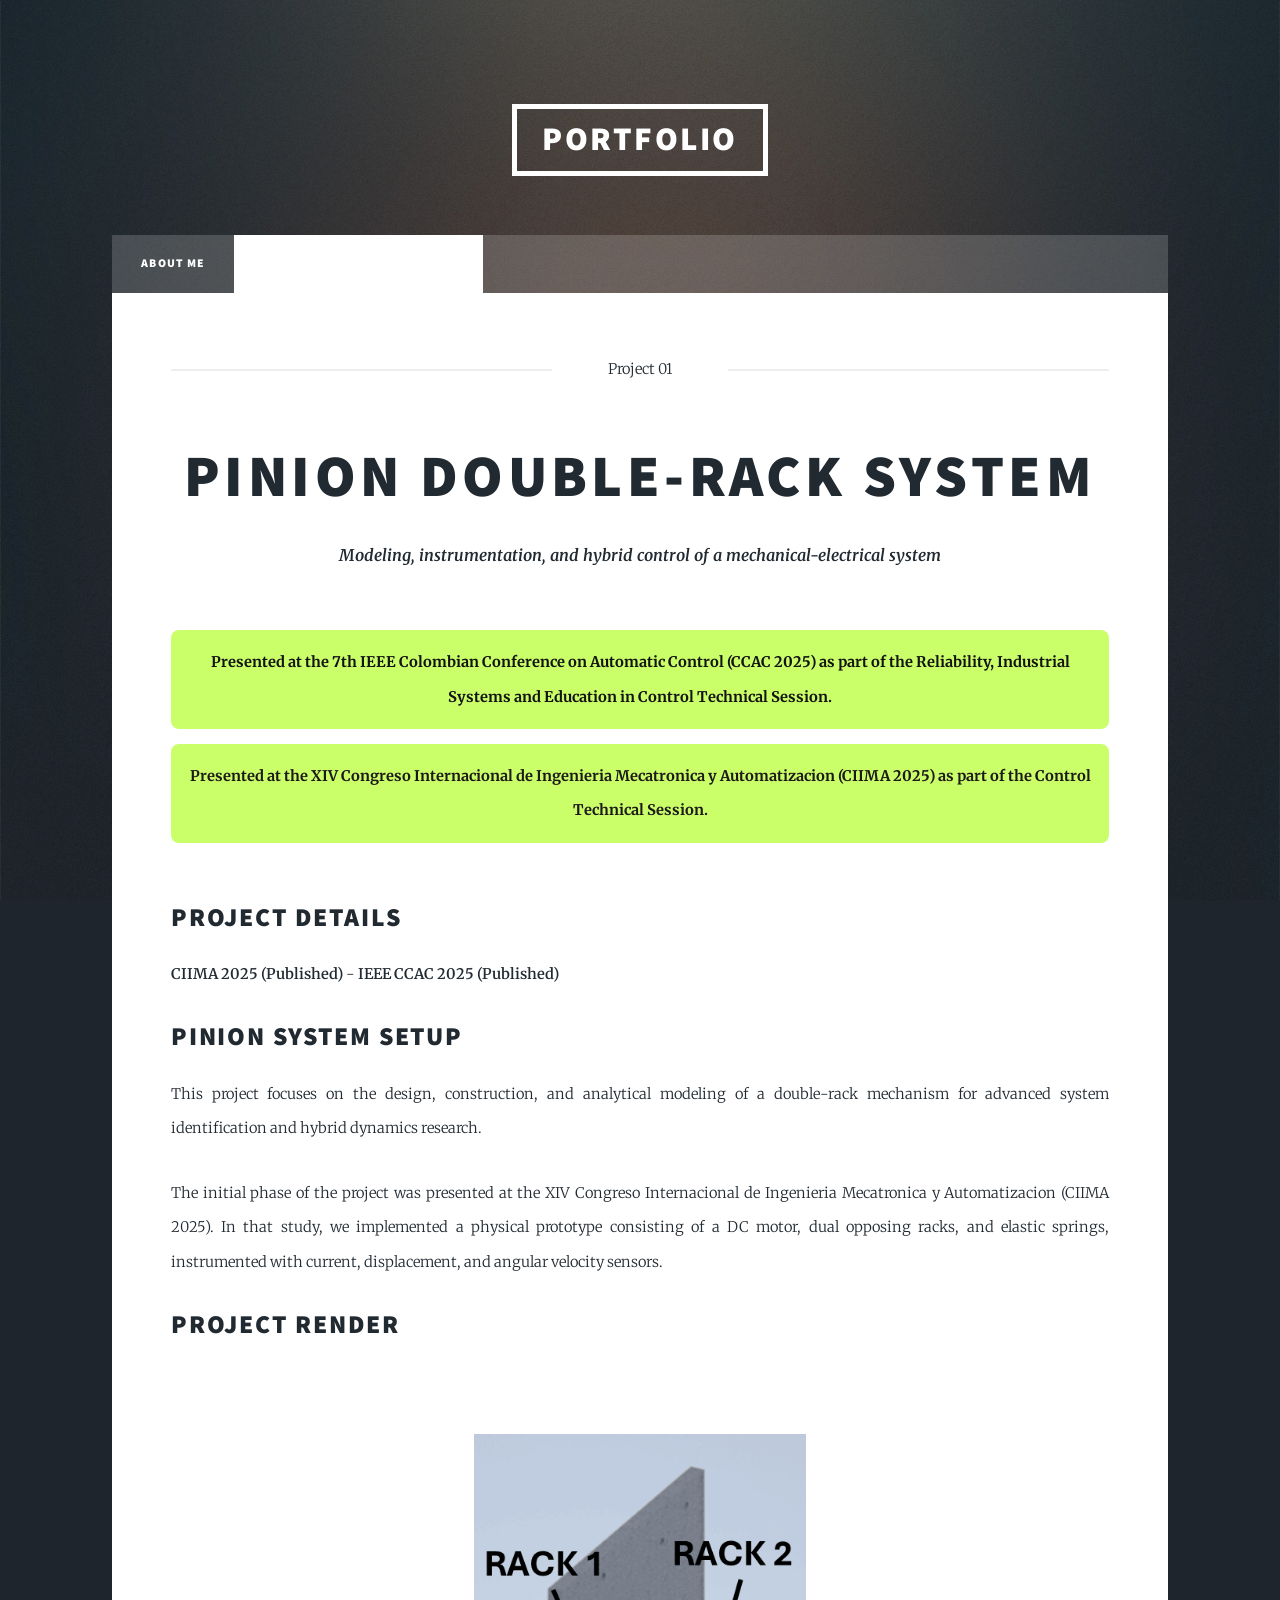
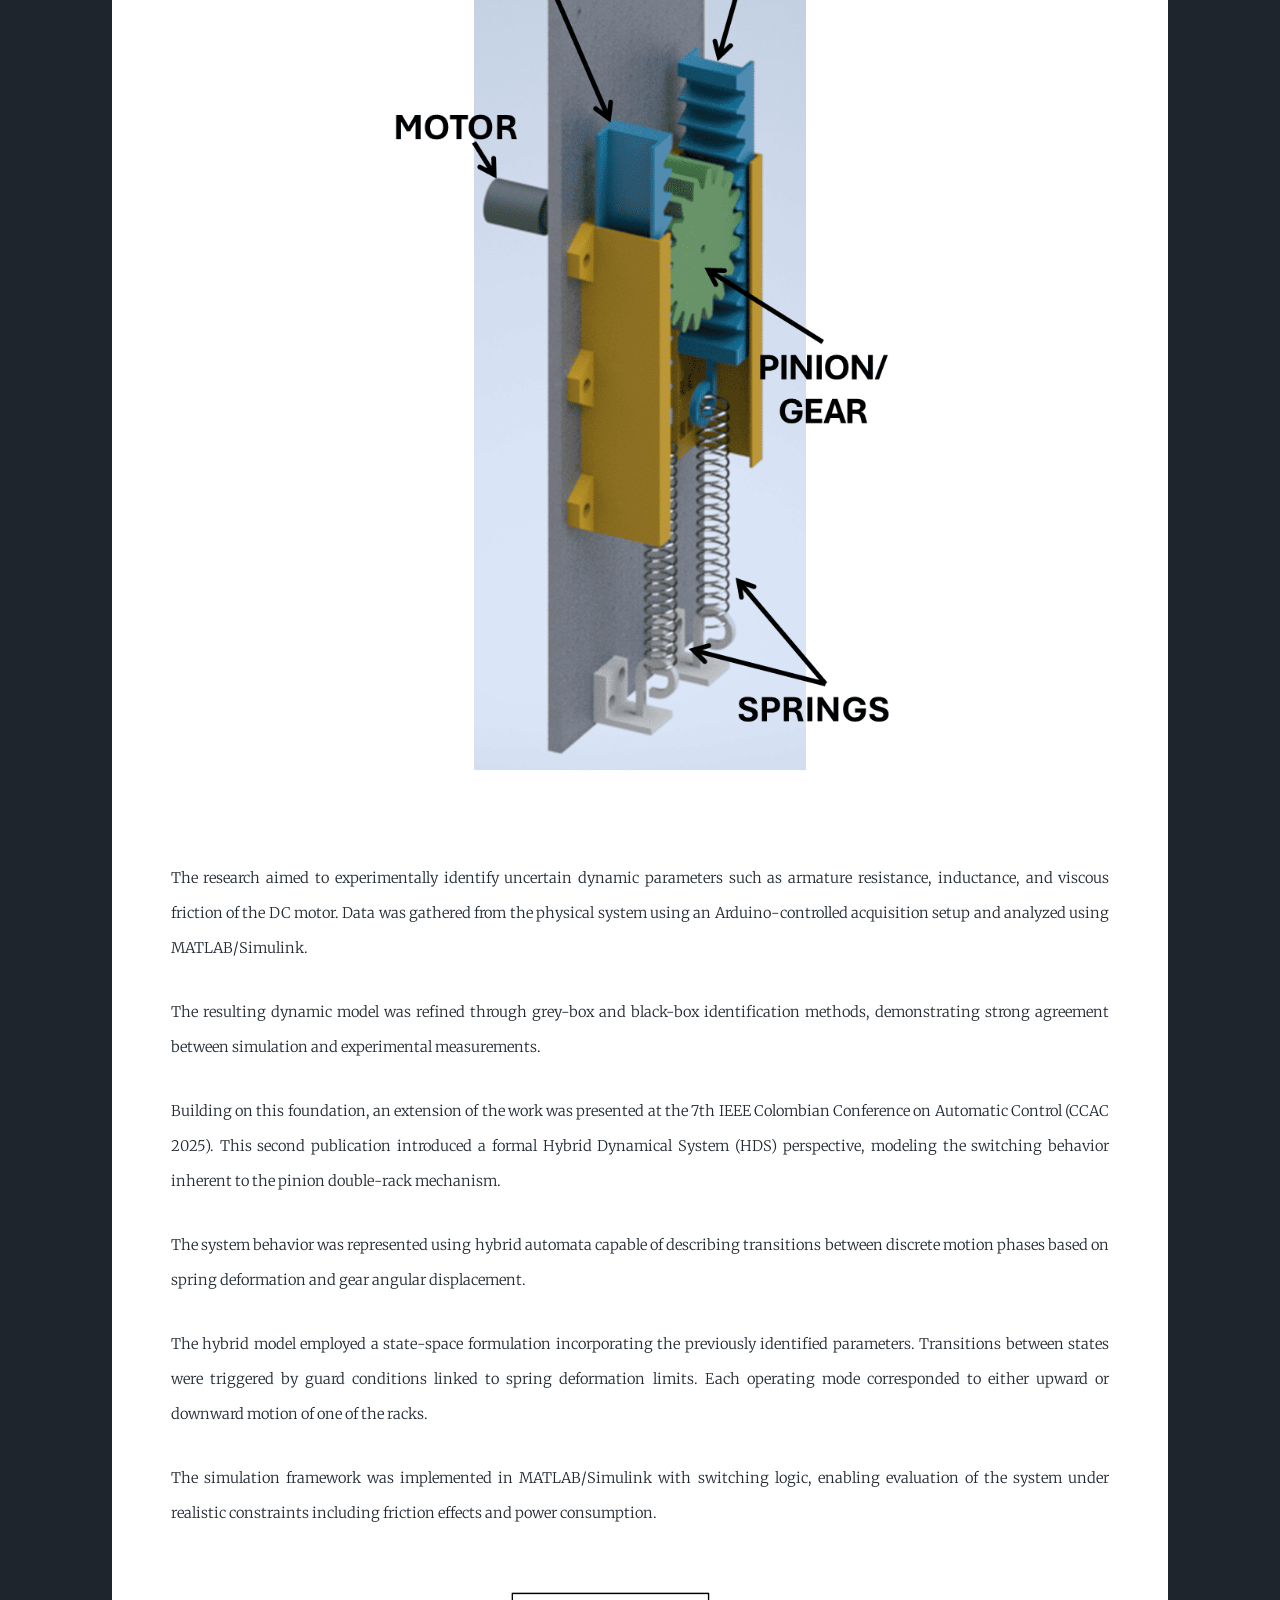
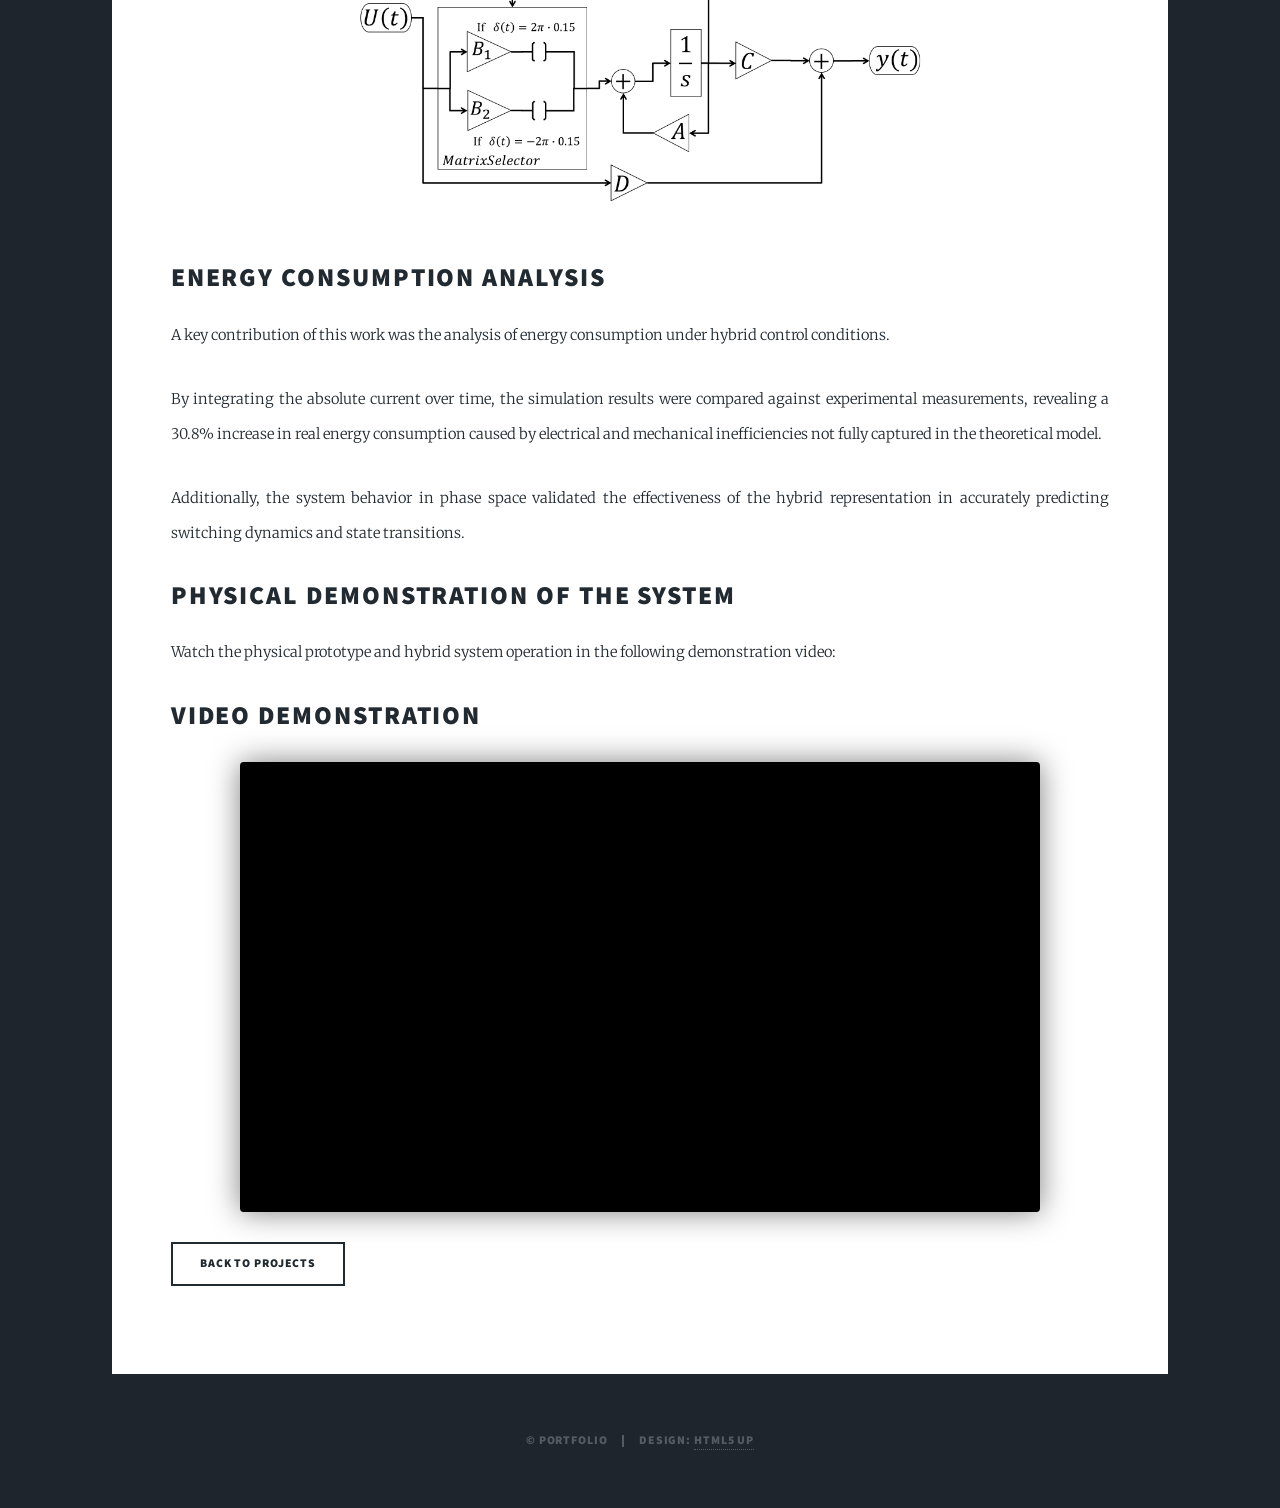
<file: pinion-double-rack-system.html>
<!DOCTYPE HTML>
<html>
	<head>
		<title>Pinion-Double Rack System | Engineering Portfolio</title>
		<meta charset="utf-8" />
		<meta name="viewport" content="width=device-width, initial-scale=1, user-scalable=no" />
		<link rel="stylesheet" href="assets/css/main.css" />
		<noscript><link rel="stylesheet" href="assets/css/noscript.css" /></noscript>
	</head>
	<body class="is-preload">
		<div id="wrapper">
			<header id="header">
				<a href="index.html" class="logo">Portfolio</a>
			</header>
			<nav id="nav">
				<ul class="links">
					<li><a href="index.html">About Me</a></li>
					<li class="active"><a href="pinion-double-rack-system.html">Pinion-Double Rack System</a></li>
				</ul>
				<ul class="icons">
				</ul>
			</nav>
			<div id="main">
				<section class="post">
					<header class="major">
						<span class="date">Project 01</span>
						<h1>Pinion Double-Rack System</h1>
						<p><strong>Modeling, instrumentation, and hybrid control of a mechanical-electrical system</strong></p>
					</header>
					<div style="background-color:#caff69; color:rgb(20, 19, 19); padding:1em; margin-bottom:1em; border-radius:8px; text-align:center; font-weight:bold;">
					Presented at the 7th IEEE Colombian Conference on Automatic Control (CCAC 2025) as part of the Reliability, Industrial Systems and Education in Control Technical Session.
					</div>
					<div style="background-color:#caff69; color:rgb(30, 25, 25); padding:1em; margin-bottom:2em; border-radius:8px; text-align:center; font-weight:bold;">
					Presented at the XIV Congreso Internacional de Ingenieria Mecatronica y Automatizacion (CIIMA 2025) as part of the Control Technical Session.
					</div>
					<div class="image main"></div>
					<h2>Project Details</h2>
					<p>
					<strong>CIIMA 2025 (Published)</strong> - <strong>IEEE CCAC 2025 (Published)</strong>
					</p>
					<h2>Pinion System Setup</h2>
					<p>
					This project focuses on the design, construction, and analytical modeling of a double-rack mechanism for advanced system identification and hybrid dynamics research.
					</p>
					<p>
					The initial phase of the project was presented at the XIV Congreso Internacional de Ingenieria Mecatronica y Automatizacion (CIIMA 2025). In that study, we implemented a physical prototype consisting of a DC motor, dual opposing racks, and elastic springs, instrumented with current, displacement, and angular velocity sensors.
					</p>
					<h2>Project Render</h2>
					<div class="image main">
						<img src="images/pinion_double_rack/283Propio (1).png" alt="Pinion Double Rack System CAD Render" style="width: 60%; margin: 0 auto; display: block;" />
					</div>
					<p>
					The research aimed to experimentally identify uncertain dynamic parameters such as armature resistance, inductance, and viscous friction of the DC motor. Data was gathered from the physical system using an Arduino-controlled acquisition setup and analyzed using MATLAB/Simulink.
					</p>
					<p>
					The resulting dynamic model was refined through grey-box and black-box identification methods, demonstrating strong agreement between simulation and experimental measurements.
					</p>
					<p>
					Building on this foundation, an extension of the work was presented at the 7th IEEE Colombian Conference on Automatic Control (CCAC 2025). This second publication introduced a formal Hybrid Dynamical System (HDS) perspective, modeling the switching behavior inherent to the pinion double-rack mechanism.
					</p>
					<p>
					The system behavior was represented using hybrid automata capable of describing transitions between discrete motion phases based on spring deformation and gear angular displacement.
					</p>
					<p>
					The hybrid model employed a state-space formulation incorporating the previously identified parameters. Transitions between states were triggered by guard conditions linked to spring deformation limits. Each operating mode corresponded to either upward or downward motion of one of the racks.
					</p>
					<p>
					The simulation framework was implemented in MATLAB/Simulink with switching logic, enabling evaluation of the system under realistic constraints including friction effects and power consumption.
					</p>
					<div class="image main">
						<img src="images/pinion_double_rack/block (1).png" alt="Hybrid System Block Diagram" style="width: 60%; margin: 0 auto; display: block;" />
					</div>
					<h2>Energy Consumption Analysis</h2>
					<p>
					A key contribution of this work was the analysis of energy consumption under hybrid control conditions.
					</p>
					<p>
					By integrating the absolute current over time, the simulation results were compared against experimental measurements, revealing a 30.8% increase in real energy consumption caused by electrical and mechanical inefficiencies not fully captured in the theoretical model.
					</p>
					<p>
					Additionally, the system behavior in phase space validated the effectiveness of the hybrid representation in accurately predicting switching dynamics and state transitions.
					</p>
					<h2>Physical Demonstration of the System</h2>
					<p>
					Watch the physical prototype and hybrid system operation in the following demonstration video:
					</p>
					<h2>Video Demonstration</h2>
					<div class="video-container">
						<iframe src="https://www.youtube.com/embed/cgN-SCW-EeU" 
								allowfullscreen="" 
								allow="accelerometer; autoplay; clipboard-write; encrypted-media; gyroscope; picture-in-picture">
						</iframe>
					</div>
					<ul class="actions">
						<li><a href="index.html#projects" class="button">Back to Projects</a></li>
					</ul>
				</section>
			</div>
			<footer id="footer">
				<section class="split contact">
				</section>
			</footer>
			<div id="copyright">
				<ul><li>&copy; Portfolio</li><li>Design: <a href="https://html5up.net">HTML5 UP</a></li></ul>
			</div>
		</div>
		<script src="assets/js/jquery.min.js"></script>
		<script src="assets/js/jquery.scrollex.min.js"></script>
		<script src="assets/js/jquery.scrolly.min.js"></script>
		<script src="assets/js/browser.min.js"></script>
		<script src="assets/js/breakpoints.min.js"></script>
		<script src="assets/js/util.js"></script>
		<script src="assets/js/main.js"></script>
	</body>
</html>
</file>
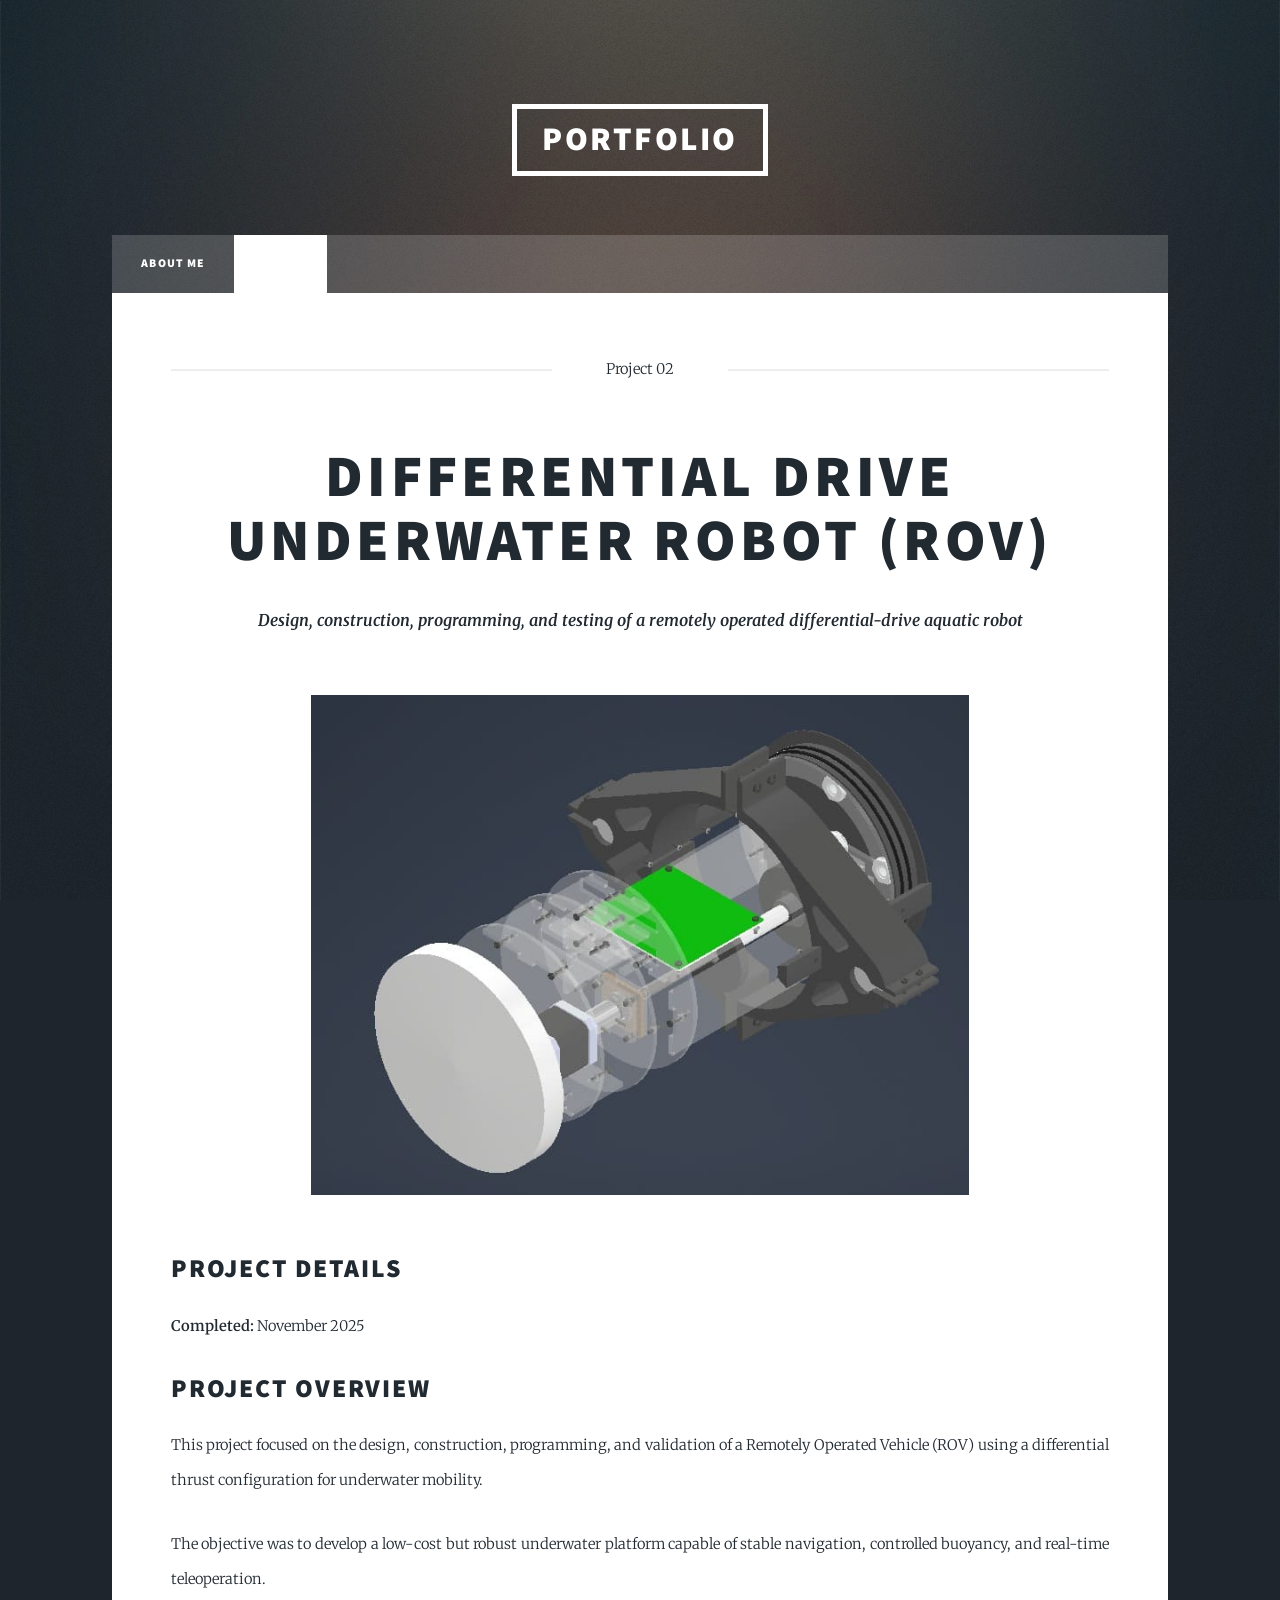
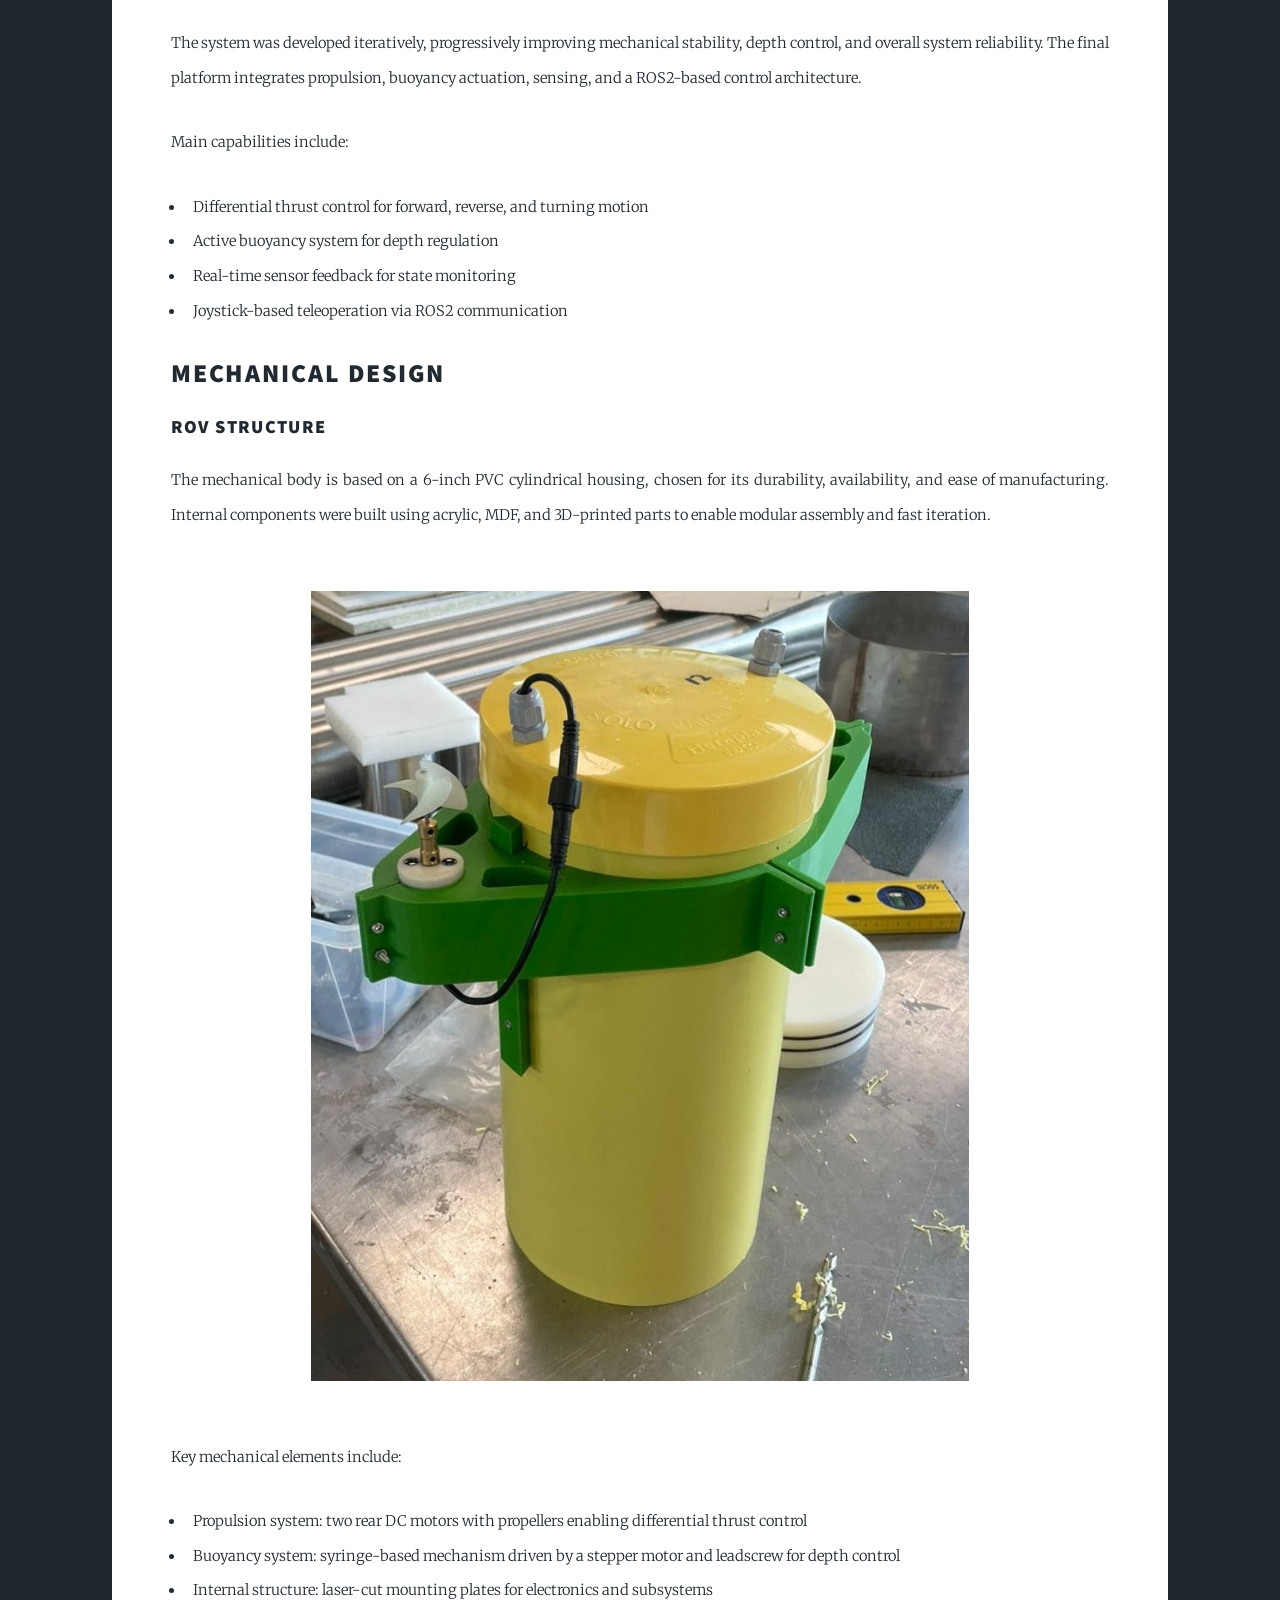
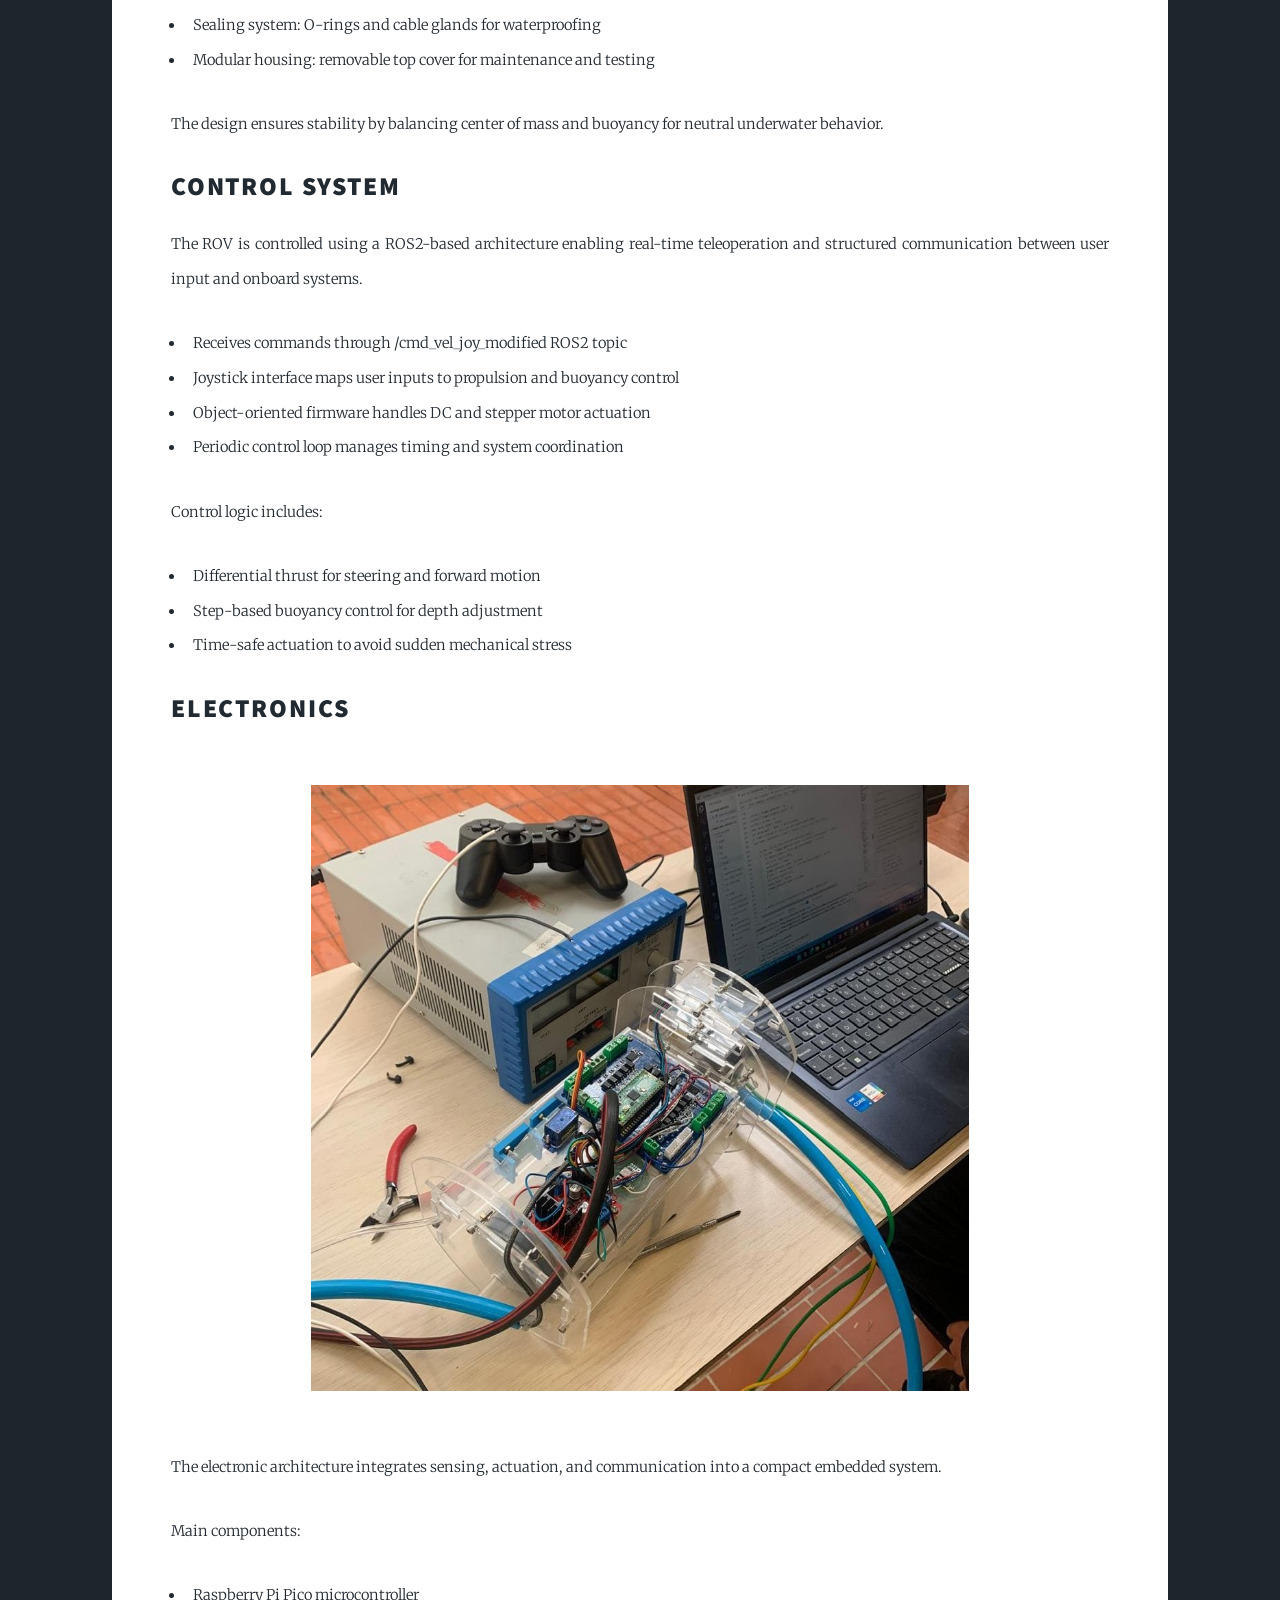
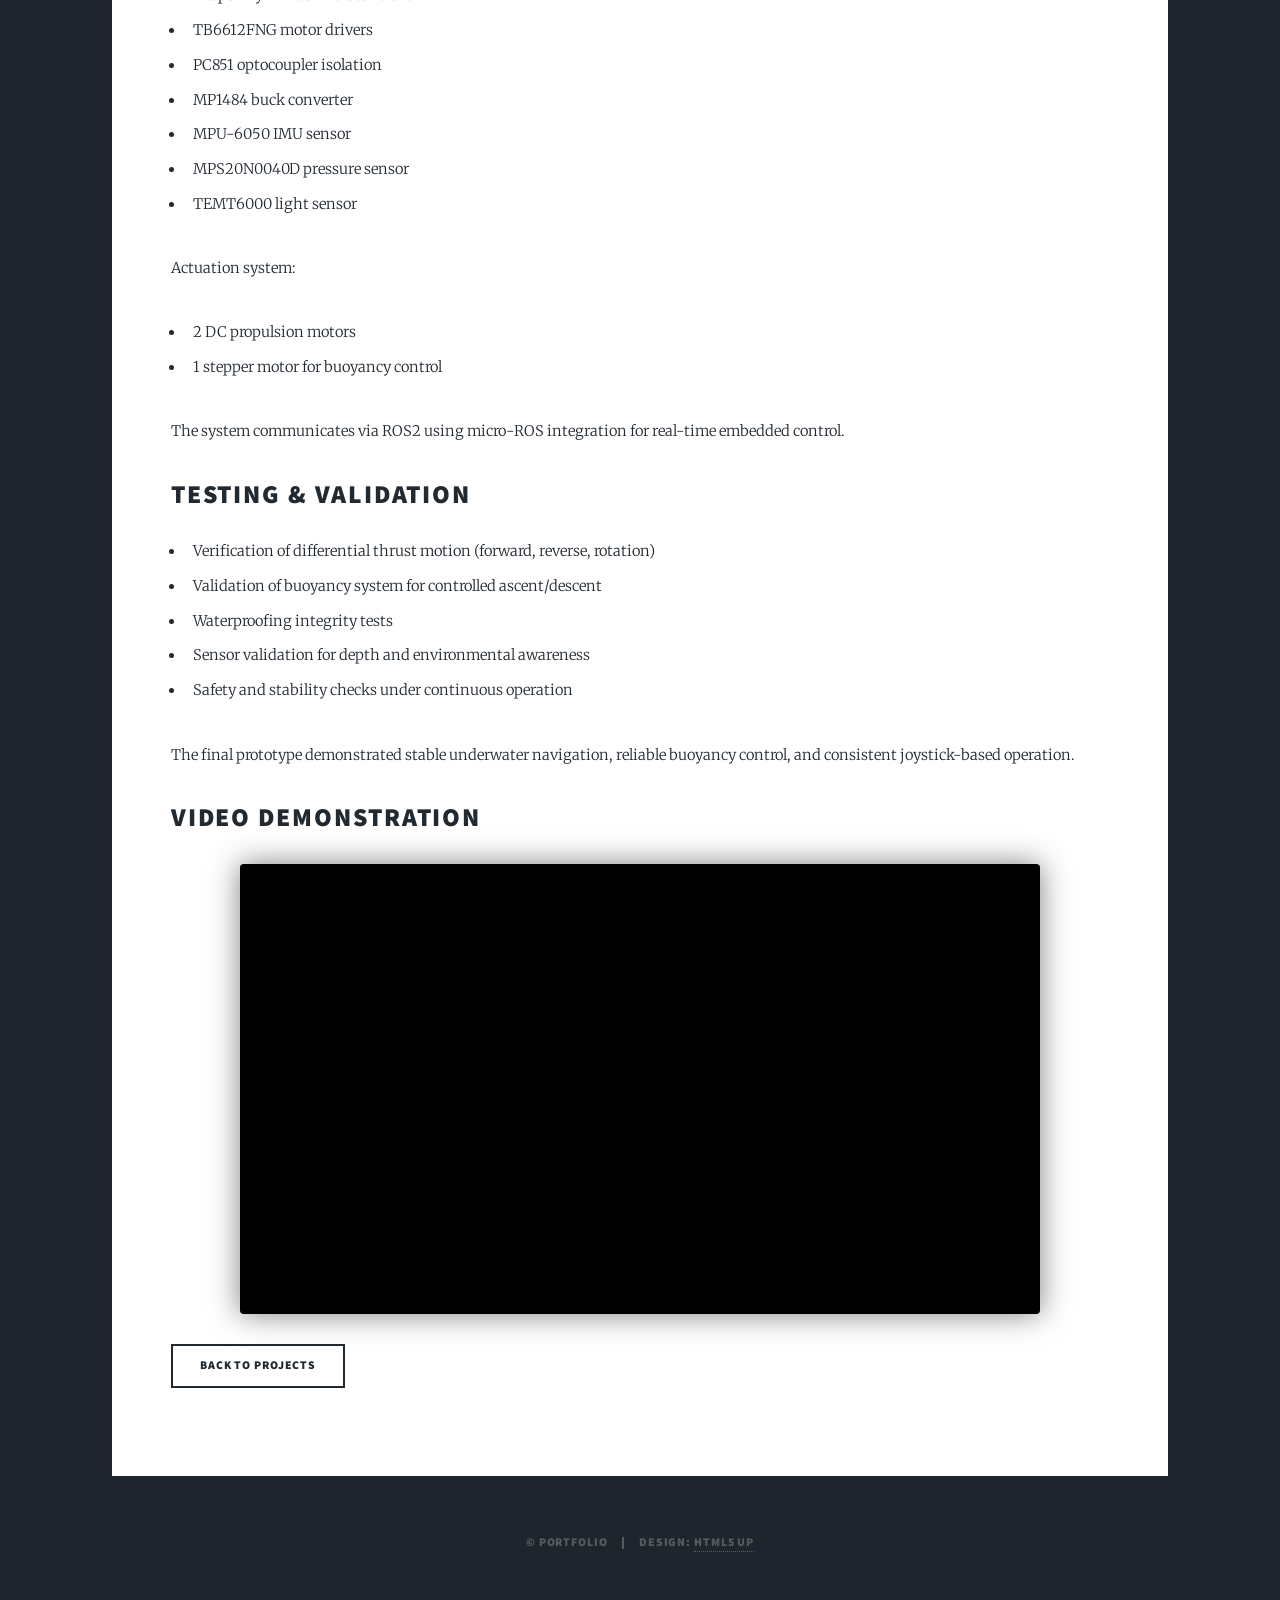
<file: remotely-operated-aquatic-vehicle.html>
<!DOCTYPE HTML>
<html>
	<head>
		<title>Remotely Operated Aquatic Vehicle | Engineering Portfolio</title>
		<meta charset="utf-8" />
		<meta name="viewport" content="width=device-width, initial-scale=1, user-scalable=no" />
		<link rel="stylesheet" href="assets/css/main.css" />
		<noscript><link rel="stylesheet" href="assets/css/noscript.css" /></noscript>
	</head>
	<body class="is-preload">
		<div id="wrapper">
			<header id="header">
				<a href="index.html" class="logo">Portfolio</a>
			</header>
			<nav id="nav">
				<ul class="links">
					<li><a href="index.html">About Me</a></li>
					<li class="active"><a href="remotely-operated-aquatic-vehicle.html">ROAV</a></li>
				</ul>
				<ul class="icons">
				</ul>
			</nav>
			<div id="main">
				<section class="post">
					<header class="major">
						<span class="date">Project 02</span>
						<h1>Differential Drive Underwater Robot (ROV)</h1>
						<p><strong>Design, construction, programming, and testing of a remotely operated differential-drive aquatic robot</strong></p>
					</header>
					<div class="image main"><img src="images/rov/Rovcad (1).jpg" style="width:70%; display:block; margin:auto;" alt="ROV CAD Design" /></div>
					<h2>Project Details</h2>
					<p><strong>Completed:</strong> November 2025</p>
					<h2>Project Overview</h2>
					<p>
					This project focused on the design, construction, programming, and validation of a Remotely Operated Vehicle (ROV) using a differential thrust configuration for underwater mobility.
					</p>
					<p>
					The objective was to develop a low-cost but robust underwater platform capable of stable navigation, controlled buoyancy, and real-time teleoperation.
					</p>
					<p>
					The system was developed iteratively, progressively improving mechanical stability, depth control, and overall system reliability. The final platform integrates propulsion, buoyancy actuation, sensing, and a ROS2-based control architecture.
					</p>
					<p>Main capabilities include:</p>
					<ul>
						<li>Differential thrust control for forward, reverse, and turning motion</li>
						<li>Active buoyancy system for depth regulation</li>
						<li>Real-time sensor feedback for state monitoring</li>
						<li>Joystick-based teleoperation via ROS2 communication</li>
					</ul>
					<h2>Mechanical Design</h2>
					<h3>ROV Structure</h3>
					<p>
					The mechanical body is based on a 6-inch PVC cylindrical housing, chosen for its durability, availability, and ease of manufacturing.
					Internal components were built using acrylic, MDF, and 3D-printed parts to enable modular assembly and fast iteration.
					</p>
					<div class="image main">
						<img src="images/rov/rovout (1).jpeg" style="width:70%; display:block; margin:auto;" alt="ROV Assembly" />
					</div>
					<p>Key mechanical elements include:</p>
					<ul>
						<li>Propulsion system: two rear DC motors with propellers enabling differential thrust control</li>
						<li>Buoyancy system: syringe-based mechanism driven by a stepper motor and leadscrew for depth control</li>
						<li>Internal structure: laser-cut mounting plates for electronics and subsystems</li>
						<li>Sealing system: O-rings and cable glands for waterproofing</li>
						<li>Modular housing: removable top cover for maintenance and testing</li>
					</ul>
					<p>
					The design ensures stability by balancing center of mass and buoyancy for neutral underwater behavior.
					</p>
					<h2>Control System</h2>
					<p>
					The ROV is controlled using a ROS2-based architecture enabling real-time teleoperation and structured communication between user input and onboard systems.
					</p>
					<ul>
						<li>Receives commands through /cmd_vel_joy_modified ROS2 topic</li>
						<li>Joystick interface maps user inputs to propulsion and buoyancy control</li>
						<li>Object-oriented firmware handles DC and stepper motor actuation</li>
						<li>Periodic control loop manages timing and system coordination</li>
					</ul>
					<p>Control logic includes:</p>
					<ul>
						<li>Differential thrust for steering and forward motion</li>
						<li>Step-based buoyancy control for depth adjustment</li>
						<li>Time-safe actuation to avoid sudden mechanical stress</li>
					</ul>
					<h2>Electronics</h2>
					<div class="image main">
						<img src="images/rov/rovinside (1).jpeg" style="width:70%; display:block; margin:auto;" alt="ROV Electronics" />
					</div>
					<p>
					The electronic architecture integrates sensing, actuation, and communication into a compact embedded system.
					</p>
					<p>Main components:</p>
					<ul>
						<li>Raspberry Pi Pico microcontroller</li>
						<li>TB6612FNG motor drivers</li>
						<li>PC851 optocoupler isolation</li>
						<li>MP1484 buck converter</li>
						<li>MPU-6050 IMU sensor</li>
						<li>MPS20N0040D pressure sensor</li>
						<li>TEMT6000 light sensor</li>
					</ul>
					<p>Actuation system:</p>
					<ul>
						<li>2 DC propulsion motors</li>
						<li>1 stepper motor for buoyancy control</li>
					</ul>
					<p>
					The system communicates via ROS2 using micro-ROS integration for real-time embedded control.
					</p>
					<h2>Testing &amp; Validation</h2>
					<ul>
						<li>Verification of differential thrust motion (forward, reverse, rotation)</li>
						<li>Validation of buoyancy system for controlled ascent/descent</li>
						<li>Waterproofing integrity tests</li>
						<li>Sensor validation for depth and environmental awareness</li>
						<li>Safety and stability checks under continuous operation</li>
					</ul>
					<p>
					The final prototype demonstrated stable underwater navigation, reliable buoyancy control, and consistent joystick-based operation.
					</p>
					<h2>Video Demonstration</h2>
					<div class="video-container">
						<iframe
							width="100%"
							height="500"
							src="https://www.youtube.com/embed/-cZOq450r_A"
							frameborder="0"
							allow="accelerometer; autoplay; clipboard-write; encrypted-media; gyroscope; picture-in-picture"
							allowfullscreen>
						</iframe>
					</div>
					<ul class="actions">
						<li><a href="index.html#projects" class="button">Back to Projects</a></li>
					</ul>
				</section>
			</div>
			<footer id="footer">
				<section class="split contact">
				</section>
			</footer>
			<div id="copyright">
				<ul><li>&copy; Portfolio</li><li>Design: <a href="https://html5up.net">HTML5 UP</a></li></ul>
			</div>
		</div>
		<script src="assets/js/jquery.min.js"></script>
		<script src="assets/js/jquery.scrollex.min.js"></script>
		<script src="assets/js/jquery.scrolly.min.js"></script>
		<script src="assets/js/browser.min.js"></script>
		<script src="assets/js/breakpoints.min.js"></script>
		<script src="assets/js/util.js"></script>
		<script src="assets/js/main.js"></script>
	</body>
</html>
</file>
<file: assets/css/main.css>
@import url(fontawesome-all.min.css);
@import url("https://fonts.googleapis.com/css?family=Merriweather:300,700,300italic,700italic|Source+Sans+Pro:900");

/*
	Massively by HTML5 UP
	html5up.net | @ajlkn
	Free for personal and commercial use under the CCA 3.0 license (html5up.net/license)
*/

html, body, div, span, applet, object,
iframe, h1, h2, h3, h4, h5, h6, p, blockquote,
pre, a, abbr, acronym, address, big, cite,
code, del, dfn, em, img, ins, kbd, q, s, samp,
small, strike, strong, sub, sup, tt, var, b,
u, i, center, dl, dt, dd, ol, ul, li, fieldset,
form, label, legend, table, caption, tbody,
tfoot, thead, tr, th, td, article, aside,
canvas, details, embed, figure, figcaption,
footer, header, hgroup, menu, nav, output, ruby,
section, summary, time, mark, audio, video {
	margin: 0;
	padding: 0;
	border: 0;
	font-size: 100%;
	font: inherit;
	vertical-align: baseline;}

article, aside, details, figcaption, figure,
footer, header, hgroup, menu, nav, section {
	display: block;}

body {
	line-height: 1;
}

ol, ul {
	list-style: none;
}

blockquote, q {
	quotes: none;
}

	blockquote:before, blockquote:after, q:before, q:after {
		content: '';
		content: none;
	}

table {
	border-collapse: collapse;
	border-spacing: 0;
}

body {
	-webkit-text-size-adjust: none;
}

mark {
	background-color: transparent;
	color: inherit;
}

input::-moz-focus-inner {
	border: 0;
	padding: 0;
}

input, select, textarea {
	-moz-appearance: none;
	-webkit-appearance: none;
	-ms-appearance: none;
	appearance: none;
}

/* Basic */

	@-ms-viewport {
		width: device-width;
	}

	body {
		-ms-overflow-style: scrollbar;
	}

	@media screen and (max-width: 480px) {

		html, body {
			min-width: 320px;
		}

	}

	html {
		box-sizing: border-box;
	}

	*, *:before, *:after {
		box-sizing: inherit;
	}

	body {
		background-color: #1e252d;
	}

		body.is-preload *, body.is-preload *:before, body.is-preload *:after {
			-moz-animation: none !important;
			-webkit-animation: none !important;
			-ms-animation: none !important;
			animation: none !important;
			-moz-transition: none !important;
			-webkit-transition: none !important;
			-ms-transition: none !important;
			transition: none !important;
		}

/* Type */

	html {
		font-size: 16pt;
	}

		@media screen and (max-width: 1680px) {

			html {
				font-size: 12pt;
			}

		}

		@media screen and (max-width: 1280px) {

			html {
				font-size: 11pt;
			}

		}

		@media screen and (max-width: 360px) {

			html {
				font-size: 10pt;
			}

		}

	body {
		color: #212931;
	}

	body, input, select, textarea {
		font-family: "Merriweather", Georgia, serif;
		font-weight: 300;
		font-size: 1rem;
		line-height: 2.375;
	}

	a {
		-moz-transition: color 0.2s ease-in-out, background-color 0.2s ease-in-out, border-color 0.2s ease-in-out, box-shadow 0.2s ease-in-out;
		-webkit-transition: color 0.2s ease-in-out, background-color 0.2s ease-in-out, border-color 0.2s ease-in-out, box-shadow 0.2s ease-in-out;
		-ms-transition: color 0.2s ease-in-out, background-color 0.2s ease-in-out, border-color 0.2s ease-in-out, box-shadow 0.2s ease-in-out;
		transition: color 0.2s ease-in-out, background-color 0.2s ease-in-out, border-color 0.2s ease-in-out, box-shadow 0.2s ease-in-out;
		border-bottom: dotted 1px;
		text-decoration: none;
	}

		a:hover {
			border-bottom-color: transparent;
		}

	strong, b {
		font-weight: 600;
	}

	em, i {
		font-style: italic;
	}

	p {
		text-align: justify;
		margin: 0 0 2rem 0;
	}

	h1, h2, h3, h4, h5, h6 {
		font-family: "Source Sans Pro", Helvetica, sans-serif;
		font-weight: 900;
		line-height: 1.5;
		letter-spacing: 0.075em;
		text-transform: uppercase;
		margin: 0 0 1rem 0;
	}

		h1 a, h2 a, h3 a, h4 a, h5 a, h6 a {
			border-bottom: 0;
			color: inherit;
			text-decoration: none;
		}

	h1 {
		font-size: 4rem;
		line-height: 1.1;
		margin: 0 0 2rem 0;
	}

	h2 {
		font-size: 1.75rem;
		line-height: 1.3;
		margin: 0 0 1.5rem 0;
	}

	h3 {
		font-size: 1.25rem;
		margin: 0 0 1.5rem 0;
	}

	h4 {
		font-size: 1rem;
	}

	h5 {
		font-size: 0.9rem;
	}

	h6 {
		font-size: 0.8rem;
	}

	sub {
		font-size: 0.8rem;
		position: relative;
		top: 0.5rem;
	}

	sup {
		font-size: 0.8rem;
		position: relative;
		top: -0.5rem;
	}

	blockquote {
		border-left: solid 4px;
		font-style: italic;
		margin: 0 0 2rem 0;
		padding: 0.5rem 0 0.5rem 2rem;
	}

	code {
		border: solid 2px;
		font-family: "Courier New", monospace;
		font-size: 0.9rem;
		margin: 0 0.25rem;
		padding: 0.25rem 0.65rem;
	}

	pre {
		-webkit-overflow-scrolling: touch;
		font-family: "Courier New", monospace;
		font-size: 0.9rem;
		margin: 0 0 2rem 0;
	}

		pre code {
			display: block;
			line-height: 1.75;
			padding: 1rem 1.5rem;
			overflow-x: auto;
		}

	hr {
		border: 0;
		border-bottom: solid 2px;
		margin: 3rem 0;
	}

		hr.major {
			margin: 5rem 0;
		}

	.align-left {
		text-align: left;
	}

	.align-center {
		text-align: center;
	}

	.align-right {
		text-align: right;
	}

	input, select, textarea {
		color: #212931;
	}

	a {
		color: #212931;
		border-bottom-color: rgba(33, 41, 49, 0.5);
	}

		a:hover {
			border-bottom-color: transparent;
			color: #18bfef !important;
		}

	strong, b {
		color: #212931;
	}

	h1, h2, h3, h4, h5, h6 {
		color: #212931;
	}

	blockquote {
		border-left-color: #eeeeee;
	}

	code {
		background: rgba(220, 220, 220, 0.25);
		border-color: #eeeeee;
	}

	hr {
		border-bottom-color: #eeeeee;
	}

/* Row */

	.row {
		display: flex;
		flex-wrap: wrap;
		box-sizing: border-box;
		align-items: stretch;
	}

		.row > * {
			box-sizing: border-box;
		}

		.row.gtr-uniform > * > :last-child {
			margin-bottom: 0;
		}

		.row.aln-left {
			justify-content: flex-start;
		}

		.row.aln-center {
			justify-content: center;
		}

		.row.aln-right {
			justify-content: flex-end;
		}

		.row.aln-top {
			align-items: flex-start;
		}

		.row.aln-middle {
			align-items: center;
		}

		.row.aln-bottom {
			align-items: flex-end;
		}

		.row > .imp {
			order: -1;
		}

		.row > .col-1 {
			width: 8.33333%;
		}

		.row > .off-1 {
			margin-left: 8.33333%;
		}

		.row > .col-2 {
			width: 16.66667%;
		}

		.row > .off-2 {
			margin-left: 16.66667%;
		}

		.row > .col-3 {
			width: 25%;
		}

		.row > .off-3 {
			margin-left: 25%;
		}

		.row > .col-4 {
			width: 33.33333%;
		}

		.row > .off-4 {
			margin-left: 33.33333%;
		}

		.row > .col-5 {
			width: 41.66667%;
		}

		.row > .off-5 {
			margin-left: 41.66667%;
		}

		.row > .col-6 {
			width: 50%;
		}

		.row > .off-6 {
			margin-left: 50%;
		}

		.row > .col-7 {
			width: 58.33333%;
		}

		.row > .off-7 {
			margin-left: 58.33333%;
		}

		.row > .col-8 {
			width: 66.66667%;
		}

		.row > .off-8 {
			margin-left: 66.66667%;
		}

		.row > .col-9 {
			width: 75%;
		}

		.row > .off-9 {
			margin-left: 75%;
		}

		.row > .col-10 {
			width: 83.33333%;
		}

		.row > .off-10 {
			margin-left: 83.33333%;
		}

		.row > .col-11 {
			width: 91.66667%;
		}

		.row > .off-11 {
			margin-left: 91.66667%;
		}

		.row > .col-12 {
			width: 100%;
		}

		.row > .off-12 {
			margin-left: 100%;
		}

		.row.gtr-0 {
			margin-top: 0;
			margin-left: 0rem;
		}

			.row.gtr-0 > * {
				padding: 0 0 0 0rem;
			}

			.row.gtr-0.gtr-uniform {
				margin-top: 0rem;
			}

				.row.gtr-0.gtr-uniform > * {
					padding-top: 0rem;
				}

		.row.gtr-25 {
			margin-top: 0;
			margin-left: -0.375rem;
		}

			.row.gtr-25 > * {
				padding: 0 0 0 0.375rem;
			}

			.row.gtr-25.gtr-uniform {
				margin-top: -0.375rem;
			}

				.row.gtr-25.gtr-uniform > * {
					padding-top: 0.375rem;
				}

		.row.gtr-50 {
			margin-top: 0;
			margin-left: -0.75rem;
		}

			.row.gtr-50 > * {
				padding: 0 0 0 0.75rem;
			}

			.row.gtr-50.gtr-uniform {
				margin-top: -0.75rem;
			}

				.row.gtr-50.gtr-uniform > * {
					padding-top: 0.75rem;
				}

		.row {
			margin-top: 0;
			margin-left: -1.5rem;
		}

			.row > * {
				padding: 0 0 0 1.5rem;
			}

			.row.gtr-uniform {
				margin-top: -1.5rem;
			}

				.row.gtr-uniform > * {
					padding-top: 1.5rem;
				}

		.row.gtr-150 {
			margin-top: 0;
			margin-left: -2.25rem;
		}

			.row.gtr-150 > * {
				padding: 0 0 0 2.25rem;
			}

			.row.gtr-150.gtr-uniform {
				margin-top: -2.25rem;
			}

				.row.gtr-150.gtr-uniform > * {
					padding-top: 2.25rem;
				}

		.row.gtr-200 {
			margin-top: 0;
			margin-left: -3rem;
		}

			.row.gtr-200 > * {
				padding: 0 0 0 3rem;
			}

			.row.gtr-200.gtr-uniform {
				margin-top: -3rem;
			}

				.row.gtr-200.gtr-uniform > * {
					padding-top: 3rem;
				}

		@media screen and (max-width: 1680px) {

			.row {
				display: flex;
				flex-wrap: wrap;
				box-sizing: border-box;
				align-items: stretch;
			}

				.row > * {
					box-sizing: border-box;
				}

				.row.gtr-uniform > * > :last-child {
					margin-bottom: 0;
				}

				.row.aln-left {
					justify-content: flex-start;
				}

				.row.aln-center {
					justify-content: center;
				}

				.row.aln-right {
					justify-content: flex-end;
				}

				.row.aln-top {
					align-items: flex-start;
				}

				.row.aln-middle {
					align-items: center;
				}

				.row.aln-bottom {
					align-items: flex-end;
				}

				.row > .imp-xlarge {
					order: -1;
				}

				.row > .col-1-xlarge {
					width: 8.33333%;
				}

				.row > .off-1-xlarge {
					margin-left: 8.33333%;
				}

				.row > .col-2-xlarge {
					width: 16.66667%;
				}

				.row > .off-2-xlarge {
					margin-left: 16.66667%;
				}

				.row > .col-3-xlarge {
					width: 25%;
				}

				.row > .off-3-xlarge {
					margin-left: 25%;
				}

				.row > .col-4-xlarge {
					width: 33.33333%;
				}

				.row > .off-4-xlarge {
					margin-left: 33.33333%;
				}

				.row > .col-5-xlarge {
					width: 41.66667%;
				}

				.row > .off-5-xlarge {
					margin-left: 41.66667%;
				}

				.row > .col-6-xlarge {
					width: 50%;
				}

				.row > .off-6-xlarge {
					margin-left: 50%;
				}

				.row > .col-7-xlarge {
					width: 58.33333%;
				}

				.row > .off-7-xlarge {
					margin-left: 58.33333%;
				}

				.row > .col-8-xlarge {
					width: 66.66667%;
				}

				.row > .off-8-xlarge {
					margin-left: 66.66667%;
				}

				.row > .col-9-xlarge {
					width: 75%;
				}

				.row > .off-9-xlarge {
					margin-left: 75%;
				}

				.row > .col-10-xlarge {
					width: 83.33333%;
				}

				.row > .off-10-xlarge {
					margin-left: 83.33333%;
				}

				.row > .col-11-xlarge {
					width: 91.66667%;
				}

				.row > .off-11-xlarge {
					margin-left: 91.66667%;
				}

				.row > .col-12-xlarge {
					width: 100%;
				}

				.row > .off-12-xlarge {
					margin-left: 100%;
				}

				.row.gtr-0 {
					margin-top: 0;
					margin-left: 0rem;
				}

					.row.gtr-0 > * {
						padding: 0 0 0 0rem;
					}

					.row.gtr-0.gtr-uniform {
						margin-top: 0rem;
					}

						.row.gtr-0.gtr-uniform > * {
							padding-top: 0rem;
						}

				.row.gtr-25 {
					margin-top: 0;
					margin-left: -0.375rem;
				}

					.row.gtr-25 > * {
						padding: 0 0 0 0.375rem;
					}

					.row.gtr-25.gtr-uniform {
						margin-top: -0.375rem;
					}

						.row.gtr-25.gtr-uniform > * {
							padding-top: 0.375rem;
						}

				.row.gtr-50 {
					margin-top: 0;
					margin-left: -0.75rem;
				}

					.row.gtr-50 > * {
						padding: 0 0 0 0.75rem;
					}

					.row.gtr-50.gtr-uniform {
						margin-top: -0.75rem;
					}

						.row.gtr-50.gtr-uniform > * {
							padding-top: 0.75rem;
						}

				.row {
					margin-top: 0;
					margin-left: -1.5rem;
				}

					.row > * {
						padding: 0 0 0 1.5rem;
					}

					.row.gtr-uniform {
						margin-top: -1.5rem;
					}

						.row.gtr-uniform > * {
							padding-top: 1.5rem;
						}

				.row.gtr-150 {
					margin-top: 0;
					margin-left: -2.25rem;
				}

					.row.gtr-150 > * {
						padding: 0 0 0 2.25rem;
					}

					.row.gtr-150.gtr-uniform {
						margin-top: -2.25rem;
					}

						.row.gtr-150.gtr-uniform > * {
							padding-top: 2.25rem;
						}

				.row.gtr-200 {
					margin-top: 0;
					margin-left: -3rem;
				}

					.row.gtr-200 > * {
						padding: 0 0 0 3rem;
					}

					.row.gtr-200.gtr-uniform {
						margin-top: -3rem;
					}

						.row.gtr-200.gtr-uniform > * {
							padding-top: 3rem;
						}

		}

		@media screen and (max-width: 1280px) {

			.row {
				display: flex;
				flex-wrap: wrap;
				box-sizing: border-box;
				align-items: stretch;
			}

				.row > * {
					box-sizing: border-box;
				}

				.row.gtr-uniform > * > :last-child {
					margin-bottom: 0;
				}

				.row.aln-left {
					justify-content: flex-start;
				}

				.row.aln-center {
					justify-content: center;
				}

				.row.aln-right {
					justify-content: flex-end;
				}

				.row.aln-top {
					align-items: flex-start;
				}

				.row.aln-middle {
					align-items: center;
				}

				.row.aln-bottom {
					align-items: flex-end;
				}

				.row > .imp-large {
					order: -1;
				}

				.row > .col-1-large {
					width: 8.33333%;
				}

				.row > .off-1-large {
					margin-left: 8.33333%;
				}

				.row > .col-2-large {
					width: 16.66667%;
				}

				.row > .off-2-large {
					margin-left: 16.66667%;
				}

				.row > .col-3-large {
					width: 25%;
				}

				.row > .off-3-large {
					margin-left: 25%;
				}

				.row > .col-4-large {
					width: 33.33333%;
				}

				.row > .off-4-large {
					margin-left: 33.33333%;
				}

				.row > .col-5-large {
					width: 41.66667%;
				}

				.row > .off-5-large {
					margin-left: 41.66667%;
				}

				.row > .col-6-large {
					width: 50%;
				}

				.row > .off-6-large {
					margin-left: 50%;
				}

				.row > .col-7-large {
					width: 58.33333%;
				}

				.row > .off-7-large {
					margin-left: 58.33333%;
				}

				.row > .col-8-large {
					width: 66.66667%;
				}

				.row > .off-8-large {
					margin-left: 66.66667%;
				}

				.row > .col-9-large {
					width: 75%;
				}

				.row > .off-9-large {
					margin-left: 75%;
				}

				.row > .col-10-large {
					width: 83.33333%;
				}

				.row > .off-10-large {
					margin-left: 83.33333%;
				}

				.row > .col-11-large {
					width: 91.66667%;
				}

				.row > .off-11-large {
					margin-left: 91.66667%;
				}

				.row > .col-12-large {
					width: 100%;
				}

				.row > .off-12-large {
					margin-left: 100%;
				}

				.row.gtr-0 {
					margin-top: 0;
					margin-left: 0rem;
				}

					.row.gtr-0 > * {
						padding: 0 0 0 0rem;
					}

					.row.gtr-0.gtr-uniform {
						margin-top: 0rem;
					}

						.row.gtr-0.gtr-uniform > * {
							padding-top: 0rem;
						}

				.row.gtr-25 {
					margin-top: 0;
					margin-left: -0.375rem;
				}

					.row.gtr-25 > * {
						padding: 0 0 0 0.375rem;
					}

					.row.gtr-25.gtr-uniform {
						margin-top: -0.375rem;
					}

						.row.gtr-25.gtr-uniform > * {
							padding-top: 0.375rem;
						}

				.row.gtr-50 {
					margin-top: 0;
					margin-left: -0.75rem;
				}

					.row.gtr-50 > * {
						padding: 0 0 0 0.75rem;
					}

					.row.gtr-50.gtr-uniform {
						margin-top: -0.75rem;
					}

						.row.gtr-50.gtr-uniform > * {
							padding-top: 0.75rem;
						}

				.row {
					margin-top: 0;
					margin-left: -1.5rem;
				}

					.row > * {
						padding: 0 0 0 1.5rem;
					}

					.row.gtr-uniform {
						margin-top: -1.5rem;
					}

						.row.gtr-uniform > * {
							padding-top: 1.5rem;
						}

				.row.gtr-150 {
					margin-top: 0;
					margin-left: -2.25rem;
				}

					.row.gtr-150 > * {
						padding: 0 0 0 2.25rem;
					}

					.row.gtr-150.gtr-uniform {
						margin-top: -2.25rem;
					}

						.row.gtr-150.gtr-uniform > * {
							padding-top: 2.25rem;
						}

				.row.gtr-200 {
					margin-top: 0;
					margin-left: -3rem;
				}

					.row.gtr-200 > * {
						padding: 0 0 0 3rem;
					}

					.row.gtr-200.gtr-uniform {
						margin-top: -3rem;
					}

						.row.gtr-200.gtr-uniform > * {
							padding-top: 3rem;
						}

		}

		@media screen and (max-width: 980px) {

			.row {
				display: flex;
				flex-wrap: wrap;
				box-sizing: border-box;
				align-items: stretch;
			}

				.row > * {
					box-sizing: border-box;
				}

				.row.gtr-uniform > * > :last-child {
					margin-bottom: 0;
				}

				.row.aln-left {
					justify-content: flex-start;
				}

				.row.aln-center {
					justify-content: center;
				}

				.row.aln-right {
					justify-content: flex-end;
				}

				.row.aln-top {
					align-items: flex-start;
				}

				.row.aln-middle {
					align-items: center;
				}

				.row.aln-bottom {
					align-items: flex-end;
				}

				.row > .imp-medium {
					order: -1;
				}

				.row > .col-1-medium {
					width: 8.33333%;
				}

				.row > .off-1-medium {
					margin-left: 8.33333%;
				}

				.row > .col-2-medium {
					width: 16.66667%;
				}

				.row > .off-2-medium {
					margin-left: 16.66667%;
				}

				.row > .col-3-medium {
					width: 25%;
				}

				.row > .off-3-medium {
					margin-left: 25%;
				}

				.row > .col-4-medium {
					width: 33.33333%;
				}

				.row > .off-4-medium {
					margin-left: 33.33333%;
				}

				.row > .col-5-medium {
					width: 41.66667%;
				}

				.row > .off-5-medium {
					margin-left: 41.66667%;
				}

				.row > .col-6-medium {
					width: 50%;
				}

				.row > .off-6-medium {
					margin-left: 50%;
				}

				.row > .col-7-medium {
					width: 58.33333%;
				}

				.row > .off-7-medium {
					margin-left: 58.33333%;
				}

				.row > .col-8-medium {
					width: 66.66667%;
				}

				.row > .off-8-medium {
					margin-left: 66.66667%;
				}

				.row > .col-9-medium {
					width: 75%;
				}

				.row > .off-9-medium {
					margin-left: 75%;
				}

				.row > .col-10-medium {
					width: 83.33333%;
				}

				.row > .off-10-medium {
					margin-left: 83.33333%;
				}

				.row > .col-11-medium {
					width: 91.66667%;
				}

				.row > .off-11-medium {
					margin-left: 91.66667%;
				}

				.row > .col-12-medium {
					width: 100%;
				}

				.row > .off-12-medium {
					margin-left: 100%;
				}

				.row.gtr-0 {
					margin-top: 0;
					margin-left: 0rem;
				}

					.row.gtr-0 > * {
						padding: 0 0 0 0rem;
					}

					.row.gtr-0.gtr-uniform {
						margin-top: 0rem;
					}

						.row.gtr-0.gtr-uniform > * {
							padding-top: 0rem;
						}

				.row.gtr-25 {
					margin-top: 0;
					margin-left: -0.375rem;
				}

					.row.gtr-25 > * {
						padding: 0 0 0 0.375rem;
					}

					.row.gtr-25.gtr-uniform {
						margin-top: -0.375rem;
					}

						.row.gtr-25.gtr-uniform > * {
							padding-top: 0.375rem;
						}

				.row.gtr-50 {
					margin-top: 0;
					margin-left: -0.75rem;
				}

					.row.gtr-50 > * {
						padding: 0 0 0 0.75rem;
					}

					.row.gtr-50.gtr-uniform {
						margin-top: -0.75rem;
					}

						.row.gtr-50.gtr-uniform > * {
							padding-top: 0.75rem;
						}

				.row {
					margin-top: 0;
					margin-left: -1.5rem;
				}

					.row > * {
						padding: 0 0 0 1.5rem;
					}

					.row.gtr-uniform {
						margin-top: -1.5rem;
					}

						.row.gtr-uniform > * {
							padding-top: 1.5rem;
						}

				.row.gtr-150 {
					margin-top: 0;
					margin-left: -2.25rem;
				}

					.row.gtr-150 > * {
						padding: 0 0 0 2.25rem;
					}

					.row.gtr-150.gtr-uniform {
						margin-top: -2.25rem;
					}

						.row.gtr-150.gtr-uniform > * {
							padding-top: 2.25rem;
						}

				.row.gtr-200 {
					margin-top: 0;
					margin-left: -3rem;
				}

					.row.gtr-200 > * {
						padding: 0 0 0 3rem;
					}

					.row.gtr-200.gtr-uniform {
						margin-top: -3rem;
					}

						.row.gtr-200.gtr-uniform > * {
							padding-top: 3rem;
						}

		}

		@media screen and (max-width: 736px) {

			.row {
				display: flex;
				flex-wrap: wrap;
				box-sizing: border-box;
				align-items: stretch;
			}

				.row > * {
					box-sizing: border-box;
				}

				.row.gtr-uniform > * > :last-child {
					margin-bottom: 0;
				}

				.row.aln-left {
					justify-content: flex-start;
				}

				.row.aln-center {
					justify-content: center;
				}

				.row.aln-right {
					justify-content: flex-end;
				}

				.row.aln-top {
					align-items: flex-start;
				}

				.row.aln-middle {
					align-items: center;
				}

				.row.aln-bottom {
					align-items: flex-end;
				}

				.row > .imp-small {
					order: -1;
				}

				.row > .col-1-small {
					width: 8.33333%;
				}

				.row > .off-1-small {
					margin-left: 8.33333%;
				}

				.row > .col-2-small {
					width: 16.66667%;
				}

				.row > .off-2-small {
					margin-left: 16.66667%;
				}

				.row > .col-3-small {
					width: 25%;
				}

				.row > .off-3-small {
					margin-left: 25%;
				}

				.row > .col-4-small {
					width: 33.33333%;
				}

				.row > .off-4-small {
					margin-left: 33.33333%;
				}

				.row > .col-5-small {
					width: 41.66667%;
				}

				.row > .off-5-small {
					margin-left: 41.66667%;
				}

				.row > .col-6-small {
					width: 50%;
				}

				.row > .off-6-small {
					margin-left: 50%;
				}

				.row > .col-7-small {
					width: 58.33333%;
				}

				.row > .off-7-small {
					margin-left: 58.33333%;
				}

				.row > .col-8-small {
					width: 66.66667%;
				}

				.row > .off-8-small {
					margin-left: 66.66667%;
				}

				.row > .col-9-small {
					width: 75%;
				}

				.row > .off-9-small {
					margin-left: 75%;
				}

				.row > .col-10-small {
					width: 83.33333%;
				}

				.row > .off-10-small {
					margin-left: 83.33333%;
				}

				.row > .col-11-small {
					width: 91.66667%;
				}

				.row > .off-11-small {
					margin-left: 91.66667%;
				}

				.row > .col-12-small {
					width: 100%;
				}

				.row > .off-12-small {
					margin-left: 100%;
				}

				.row.gtr-0 {
					margin-top: 0;
					margin-left: 0rem;
				}

					.row.gtr-0 > * {
						padding: 0 0 0 0rem;
					}

					.row.gtr-0.gtr-uniform {
						margin-top: 0rem;
					}

						.row.gtr-0.gtr-uniform > * {
							padding-top: 0rem;
						}

				.row.gtr-25 {
					margin-top: 0;
					margin-left: -0.375rem;
				}

					.row.gtr-25 > * {
						padding: 0 0 0 0.375rem;
					}

					.row.gtr-25.gtr-uniform {
						margin-top: -0.375rem;
					}

						.row.gtr-25.gtr-uniform > * {
							padding-top: 0.375rem;
						}

				.row.gtr-50 {
					margin-top: 0;
					margin-left: -0.75rem;
				}

					.row.gtr-50 > * {
						padding: 0 0 0 0.75rem;
					}

					.row.gtr-50.gtr-uniform {
						margin-top: -0.75rem;
					}

						.row.gtr-50.gtr-uniform > * {
							padding-top: 0.75rem;
						}

				.row {
					margin-top: 0;
					margin-left: -1.5rem;
				}

					.row > * {
						padding: 0 0 0 1.5rem;
					}

					.row.gtr-uniform {
						margin-top: -1.5rem;
					}

						.row.gtr-uniform > * {
							padding-top: 1.5rem;
						}

				.row.gtr-150 {
					margin-top: 0;
					margin-left: -2.25rem;
				}

					.row.gtr-150 > * {
						padding: 0 0 0 2.25rem;
					}

					.row.gtr-150.gtr-uniform {
						margin-top: -2.25rem;
					}

						.row.gtr-150.gtr-uniform > * {
							padding-top: 2.25rem;
						}

				.row.gtr-200 {
					margin-top: 0;
					margin-left: -3rem;
				}

					.row.gtr-200 > * {
						padding: 0 0 0 3rem;
					}

					.row.gtr-200.gtr-uniform {
						margin-top: -3rem;
					}

						.row.gtr-200.gtr-uniform > * {
							padding-top: 3rem;
						}

		}

		@media screen and (max-width: 480px) {

			.row {
				display: flex;
				flex-wrap: wrap;
				box-sizing: border-box;
				align-items: stretch;
			}

				.row > * {
					box-sizing: border-box;
				}

				.row.gtr-uniform > * > :last-child {
					margin-bottom: 0;
				}

				.row.aln-left {
					justify-content: flex-start;
				}

				.row.aln-center {
					justify-content: center;
				}

				.row.aln-right {
					justify-content: flex-end;
				}

				.row.aln-top {
					align-items: flex-start;
				}

				.row.aln-middle {
					align-items: center;
				}

				.row.aln-bottom {
					align-items: flex-end;
				}

				.row > .imp-xsmall {
					order: -1;
				}

				.row > .col-1-xsmall {
					width: 8.33333%;
				}

				.row > .off-1-xsmall {
					margin-left: 8.33333%;
				}

				.row > .col-2-xsmall {
					width: 16.66667%;
				}

				.row > .off-2-xsmall {
					margin-left: 16.66667%;
				}

				.row > .col-3-xsmall {
					width: 25%;
				}

				.row > .off-3-xsmall {
					margin-left: 25%;
				}

				.row > .col-4-xsmall {
					width: 33.33333%;
				}

				.row > .off-4-xsmall {
					margin-left: 33.33333%;
				}

				.row > .col-5-xsmall {
					width: 41.66667%;
				}

				.row > .off-5-xsmall {
					margin-left: 41.66667%;
				}

				.row > .col-6-xsmall {
					width: 50%;
				}

				.row > .off-6-xsmall {
					margin-left: 50%;
				}

				.row > .col-7-xsmall {
					width: 58.33333%;
				}

				.row > .off-7-xsmall {
					margin-left: 58.33333%;
				}

				.row > .col-8-xsmall {
					width: 66.66667%;
				}

				.row > .off-8-xsmall {
					margin-left: 66.66667%;
				}

				.row > .col-9-xsmall {
					width: 75%;
				}

				.row > .off-9-xsmall {
					margin-left: 75%;
				}

				.row > .col-10-xsmall {
					width: 83.33333%;
				}

				.row > .off-10-xsmall {
					margin-left: 83.33333%;
				}

				.row > .col-11-xsmall {
					width: 91.66667%;
				}

				.row > .off-11-xsmall {
					margin-left: 91.66667%;
				}

				.row > .col-12-xsmall {
					width: 100%;
				}

				.row > .off-12-xsmall {
					margin-left: 100%;
				}

				.row.gtr-0 {
					margin-top: 0;
					margin-left: 0rem;
				}

					.row.gtr-0 > * {
						padding: 0 0 0 0rem;
					}

					.row.gtr-0.gtr-uniform {
						margin-top: 0rem;
					}

						.row.gtr-0.gtr-uniform > * {
							padding-top: 0rem;
						}

				.row.gtr-25 {
					margin-top: 0;
					margin-left: -0.375rem;
				}

					.row.gtr-25 > * {
						padding: 0 0 0 0.375rem;
					}

					.row.gtr-25.gtr-uniform {
						margin-top: -0.375rem;
					}

						.row.gtr-25.gtr-uniform > * {
							padding-top: 0.375rem;
						}

				.row.gtr-50 {
					margin-top: 0;
					margin-left: -0.75rem;
				}

					.row.gtr-50 > * {
						padding: 0 0 0 0.75rem;
					}

					.row.gtr-50.gtr-uniform {
						margin-top: -0.75rem;
					}

						.row.gtr-50.gtr-uniform > * {
							padding-top: 0.75rem;
						}

				.row {
					margin-top: 0;
					margin-left: -1.5rem;
				}

					.row > * {
						padding: 0 0 0 1.5rem;
					}

					.row.gtr-uniform {
						margin-top: -1.5rem;
					}

						.row.gtr-uniform > * {
							padding-top: 1.5rem;
						}

				.row.gtr-150 {
					margin-top: 0;
					margin-left: -2.25rem;
				}

					.row.gtr-150 > * {
						padding: 0 0 0 2.25rem;
					}

					.row.gtr-150.gtr-uniform {
						margin-top: -2.25rem;
					}

						.row.gtr-150.gtr-uniform > * {
							padding-top: 2.25rem;
						}

				.row.gtr-200 {
					margin-top: 0;
					margin-left: -3rem;
				}

					.row.gtr-200 > * {
						padding: 0 0 0 3rem;
					}

					.row.gtr-200.gtr-uniform {
						margin-top: -3rem;
					}

						.row.gtr-200.gtr-uniform > * {
							padding-top: 3rem;
						}

		}

		@media screen and (max-width: 360px) {

			.row {
				display: flex;
				flex-wrap: wrap;
				box-sizing: border-box;
				align-items: stretch;
			}

				.row > * {
					box-sizing: border-box;
				}

				.row.gtr-uniform > * > :last-child {
					margin-bottom: 0;
				}

				.row.aln-left {
					justify-content: flex-start;
				}

				.row.aln-center {
					justify-content: center;
				}

				.row.aln-right {
					justify-content: flex-end;
				}

				.row.aln-top {
					align-items: flex-start;
				}

				.row.aln-middle {
					align-items: center;
				}

				.row.aln-bottom {
					align-items: flex-end;
				}

				.row > .imp-xxsmall {
					order: -1;
				}

				.row > .col-1-xxsmall {
					width: 8.33333%;
				}

				.row > .off-1-xxsmall {
					margin-left: 8.33333%;
				}

				.row > .col-2-xxsmall {
					width: 16.66667%;
				}

				.row > .off-2-xxsmall {
					margin-left: 16.66667%;
				}

				.row > .col-3-xxsmall {
					width: 25%;
				}

				.row > .off-3-xxsmall {
					margin-left: 25%;
				}

				.row > .col-4-xxsmall {
					width: 33.33333%;
				}

				.row > .off-4-xxsmall {
					margin-left: 33.33333%;
				}

				.row > .col-5-xxsmall {
					width: 41.66667%;
				}

				.row > .off-5-xxsmall {
					margin-left: 41.66667%;
				}

				.row > .col-6-xxsmall {
					width: 50%;
				}

				.row > .off-6-xxsmall {
					margin-left: 50%;
				}

				.row > .col-7-xxsmall {
					width: 58.33333%;
				}

				.row > .off-7-xxsmall {
					margin-left: 58.33333%;
				}

				.row > .col-8-xxsmall {
					width: 66.66667%;
				}

				.row > .off-8-xxsmall {
					margin-left: 66.66667%;
				}

				.row > .col-9-xxsmall {
					width: 75%;
				}

				.row > .off-9-xxsmall {
					margin-left: 75%;
				}

				.row > .col-10-xxsmall {
					width: 83.33333%;
				}

				.row > .off-10-xxsmall {
					margin-left: 83.33333%;
				}

				.row > .col-11-xxsmall {
					width: 91.66667%;
				}

				.row > .off-11-xxsmall {
					margin-left: 91.66667%;
				}

				.row > .col-12-xxsmall {
					width: 100%;
				}

				.row > .off-12-xxsmall {
					margin-left: 100%;
				}

				.row.gtr-0 {
					margin-top: 0;
					margin-left: 0rem;
				}

					.row.gtr-0 > * {
						padding: 0 0 0 0rem;
					}

					.row.gtr-0.gtr-uniform {
						margin-top: 0rem;
					}

						.row.gtr-0.gtr-uniform > * {
							padding-top: 0rem;
						}

				.row.gtr-25 {
					margin-top: 0;
					margin-left: -0.375rem;
				}

					.row.gtr-25 > * {
						padding: 0 0 0 0.375rem;
					}

					.row.gtr-25.gtr-uniform {
						margin-top: -0.375rem;
					}

						.row.gtr-25.gtr-uniform > * {
							padding-top: 0.375rem;
						}

				.row.gtr-50 {
					margin-top: 0;
					margin-left: -0.75rem;
				}

					.row.gtr-50 > * {
						padding: 0 0 0 0.75rem;
					}

					.row.gtr-50.gtr-uniform {
						margin-top: -0.75rem;
					}

						.row.gtr-50.gtr-uniform > * {
							padding-top: 0.75rem;
						}

				.row {
					margin-top: 0;
					margin-left: -1.5rem;
				}

					.row > * {
						padding: 0 0 0 1.5rem;
					}

					.row.gtr-uniform {
						margin-top: -1.5rem;
					}

						.row.gtr-uniform > * {
							padding-top: 1.5rem;
						}

				.row.gtr-150 {
					margin-top: 0;
					margin-left: -2.25rem;
				}

					.row.gtr-150 > * {
						padding: 0 0 0 2.25rem;
					}

					.row.gtr-150.gtr-uniform {
						margin-top: -2.25rem;
					}

						.row.gtr-150.gtr-uniform > * {
							padding-top: 2.25rem;
						}

				.row.gtr-200 {
					margin-top: 0;
					margin-left: -3rem;
				}

					.row.gtr-200 > * {
						padding: 0 0 0 3rem;
					}

					.row.gtr-200.gtr-uniform {
						margin-top: -3rem;
					}

						.row.gtr-200.gtr-uniform > * {
							padding-top: 3rem;
						}

		}

/* Box */

	.box {
		border: solid 2px;
		margin-bottom: 2rem;
		padding: 1.5rem;
	}

		.box > :last-child,
		.box > :last-child > :last-child,
		.box > :last-child > :last-child > :last-child {
			margin-bottom: 0;
		}

		.box.alt {
			border: 0;
			border-radius: 0;
			padding: 0;
		}

	.box {
		border-color: #eeeeee;
	}

/* Button */

	input[type="submit"],
	input[type="reset"],
	input[type="button"],
	button,
	.button {
		-moz-appearance: none;
		-webkit-appearance: none;
		-ms-appearance: none;
		appearance: none;
		-moz-transition: background-color 0.2s ease-in-out, box-shadow 0.2s ease-in-out, color 0.2s ease-in-out;
		-webkit-transition: background-color 0.2s ease-in-out, box-shadow 0.2s ease-in-out, color 0.2s ease-in-out;
		-ms-transition: background-color 0.2s ease-in-out, box-shadow 0.2s ease-in-out, color 0.2s ease-in-out;
		transition: background-color 0.2s ease-in-out, box-shadow 0.2s ease-in-out, color 0.2s ease-in-out;
		border: 0;
		border-radius: 0;
		cursor: pointer;
		display: inline-block;
		font-family: "Source Sans Pro", Helvetica, sans-serif;
		font-size: 0.8rem;
		font-weight: 900;
		letter-spacing: 0.075em;
		height: 3rem;
		line-height: 3rem;
		padding: 0 2rem;
		text-align: center;
		text-decoration: none;
		text-transform: uppercase;
		white-space: nowrap;
	}

		input[type="submit"].icon:before,
		input[type="reset"].icon:before,
		input[type="button"].icon:before,
		button.icon:before,
		.button.icon:before {
			margin-right: 0.5rem;
		}

		input[type="submit"].icon.solo,
		input[type="reset"].icon.solo,
		input[type="button"].icon.solo,
		button.icon.solo,
		.button.icon.solo {
			position: relative;
			width: 4rem;
			height: 4rem;
			line-height: 4rem;
			border-radius: 4rem;
			text-indent: 4rem;
			overflow: hidden;
			padding: 0;
			white-space: nowrap;
		}

			input[type="submit"].icon.solo:before,
			input[type="reset"].icon.solo:before,
			input[type="button"].icon.solo:before,
			button.icon.solo:before,
			.button.icon.solo:before {
				position: absolute;
				display: block;
				top: 0;
				left: 0;
				width: inherit;
				height: inherit;
				line-height: inherit;
				font-size: 1.25rem;
				margin-right: 0;
				text-align: center;
				text-indent: 0;
			}

		input[type="submit"].fit,
		input[type="reset"].fit,
		input[type="button"].fit,
		button.fit,
		.button.fit {
			width: 100%;
		}

		input[type="submit"].small,
		input[type="reset"].small,
		input[type="button"].small,
		button.small,
		.button.small {
			font-size: 0.7rem;
			height: 2.5rem;
			line-height: 2.5rem;
			padding: 0 1.5rem;
		}

		input[type="submit"].large,
		input[type="reset"].large,
		input[type="button"].large,
		button.large,
		.button.large {
			font-size: 0.9rem;
			height: 3.5rem;
			line-height: 3.5rem;
			padding: 0 2.75rem;
		}

		@media screen and (max-width: 980px) {

			input[type="submit"],
			input[type="reset"],
			input[type="button"],
			button,
			.button {
				font-size: 0.9rem;
				height: 3.25rem;
				line-height: 3.25rem;
			}

				input[type="submit"].large,
				input[type="reset"].large,
				input[type="button"].large,
				button.large,
				.button.large {
					font-size: 1rem;
					height: 3.75rem;
					line-height: 3.75rem;
				}

		}

		input[type="submit"].disabled, input[type="submit"]:disabled,
		input[type="reset"].disabled,
		input[type="reset"]:disabled,
		input[type="button"].disabled,
		input[type="button"]:disabled,
		button.disabled,
		button:disabled,
		.button.disabled,
		.button:disabled {
			pointer-events: none;
			opacity: 0.25;
		}

	input[type="submit"],
	input[type="reset"],
	input[type="button"],
	button,
	.button {
		background-color: transparent;
		box-shadow: inset 0 0 0 2px #212931;
		color: #212931 !important;
	}

		input[type="submit"]:hover,
		input[type="reset"]:hover,
		input[type="button"]:hover,
		button:hover,
		.button:hover {
			box-shadow: inset 0 0 0 2px #18bfef;
			color: #18bfef !important;
		}

		input[type="submit"].primary,
		input[type="reset"].primary,
		input[type="button"].primary,
		button.primary,
		.button.primary {
			background-color: #212931;
			box-shadow: none;
			color: #ffffff !important;
		}

			input[type="submit"].primary:hover,
			input[type="reset"].primary:hover,
			input[type="button"].primary:hover,
			button.primary:hover,
			.button.primary:hover {
				background-color: #18bfef;
			}

/* Form */

	form {
		margin: 0 0 2rem 0;
	}

		form > :last-child {
			margin-bottom: 0;
		}

		form > .fields {
			display: -moz-flex;
			display: -webkit-flex;
			display: -ms-flex;
			display: flex;
			-moz-flex-wrap: wrap;
			-webkit-flex-wrap: wrap;
			-ms-flex-wrap: wrap;
			flex-wrap: wrap;
			width: calc(100% + 3rem);
			margin: -1.5rem 0 2rem -1.5rem;
		}

			form > .fields > .field {
				-moz-flex-grow: 0;
				-webkit-flex-grow: 0;
				-ms-flex-grow: 0;
				flex-grow: 0;
				-moz-flex-shrink: 0;
				-webkit-flex-shrink: 0;
				-ms-flex-shrink: 0;
				flex-shrink: 0;
				padding: 1.5rem 0 0 1.5rem;
				width: calc(100% - 1.5rem);
			}

				form > .fields > .field.half {
					width: calc(50% - 0.75rem);
				}

				form > .fields > .field.third {
					width: calc(100%/3 - 0.5rem);
				}

				form > .fields > .field.quarter {
					width: calc(25% - 0.375rem);
				}

		@media screen and (max-width: 480px) {

			form > .fields {
				width: calc(100% + 3rem);
				margin: -1.5rem 0 2rem -1.5rem;
			}

				form > .fields > .field {
					padding: 1.5rem 0 0 1.5rem;
					width: calc(100% - 1.5rem);
				}

					form > .fields > .field.half {
						width: calc(100% - 1.5rem);
					}

					form > .fields > .field.third {
						width: calc(100% - 1.5rem);
					}

					form > .fields > .field.quarter {
						width: calc(100% - 1.5rem);
					}

		}

	label {
		display: block;
		font-family: "Source Sans Pro", Helvetica, sans-serif;
		font-weight: 900;
		line-height: 1.5;
		letter-spacing: 0.075em;
		font-size: 0.8rem;
		text-transform: uppercase;
		margin: 0 0 0.75rem 0;
	}

		@media screen and (max-width: 980px) {

			label {
				font-size: 0.9rem;
			}

		}

	input[type="text"],
	input[type="password"],
	input[type="email"],
	select,
	textarea {
		-moz-appearance: none;
		-webkit-appearance: none;
		-ms-appearance: none;
		appearance: none;
		background: transparent;
		border-radius: 0;
		border: solid 2px;
		color: inherit;
		display: block;
		outline: 0;
		padding: 0 1rem;
		text-decoration: none;
		width: 100%;
	}

		input[type="text"]:invalid,
		input[type="password"]:invalid,
		input[type="email"]:invalid,
		select:invalid,
		textarea:invalid {
			box-shadow: none;
		}

	select {
		background-size: 1.25rem;
		background-repeat: no-repeat;
		background-position: calc(100% - 1rem) center;
		height: 3rem;
		padding-right: 3rem;
		text-overflow: ellipsis;
	}

		select:focus::-ms-value {
			background-color: transparent;
		}

		select::-ms-expand {
			display: none;
		}

	input[type="text"],
	input[type="password"],
	input[type="email"],
	select {
		height: 3rem;
	}

	textarea {
		padding: 0.75rem 1rem;
	}

	input[type="checkbox"],
	input[type="radio"] {
		-moz-appearance: none;
		-webkit-appearance: none;
		-ms-appearance: none;
		appearance: none;
		display: block;
		float: left;
		margin-right: -2rem;
		opacity: 0;
		width: 1rem;
		z-index: -1;
	}

		input[type="checkbox"] + label,
		input[type="radio"] + label {
			text-decoration: none;
			cursor: pointer;
			display: inline-block;
			font-size: 1rem;
			letter-spacing: 0;
			font-family: "Merriweather", Georgia, serif;
			text-transform: none;
			font-weight: 300;
			padding-left: 2.8rem;
			padding-right: 1rem;
			position: relative;
		}

			input[type="checkbox"] + label:before,
			input[type="radio"] + label:before {
				-moz-osx-font-smoothing: grayscale;
				-webkit-font-smoothing: antialiased;
				display: inline-block;
				font-style: normal;
				font-variant: normal;
				text-rendering: auto;
				line-height: 1;
				text-transform: none !important;
				font-family: 'Font Awesome 5 Free';
				font-weight: 900;
			}

			input[type="checkbox"] + label:before,
			input[type="radio"] + label:before {
				border-radius: 0;
				border: solid 2px;
				content: '';
				display: inline-block;
				font-size: 0.8rem;
				height: 1.8rem;
				left: 0;
				line-height: 1.65rem;
				position: absolute;
				text-align: center;
				top: -0.125rem;
				width: 1.8rem;
			}

		input[type="checkbox"]:checked + label:before,
		input[type="radio"]:checked + label:before {
			content: '\f00c';
		}

	input[type="checkbox"] + label:before {
		border-radius: 0;
	}

	input[type="radio"] + label:before {
		border-radius: 100%;
	}

	::-webkit-input-placeholder {
		opacity: 1.0;
	}

	:-moz-placeholder {
		opacity: 1.0;
	}

	::-moz-placeholder {
		opacity: 1.0;
	}

	:-ms-input-placeholder {
		opacity: 1.0;
	}

	label {
		color: #212931;
	}

	input[type="text"],
	input[type="password"],
	input[type="email"],
	select,
	textarea {
		border-color: #eeeeee;
	}

		input[type="text"]:focus,
		input[type="password"]:focus,
		input[type="email"]:focus,
		select:focus,
		textarea:focus {
			border-color: #18bfef;
		}

	select {
		background-image: url("data:image/svg+xml;charset=utf8,%3Csvg xmlns='http://www.w3.org/2000/svg' width='40' height='40' preserveAspectRatio='none' viewBox='0 0 40 40'%3E%3Cpath d='M9.4,12.3l10.4,10.4l10.4-10.4c0.2-0.2,0.5-0.4,0.9-0.4c0.3,0,0.6,0.1,0.9,0.4l3.3,3.3c0.2,0.2,0.4,0.5,0.4,0.9 c0,0.4-0.1,0.6-0.4,0.9L20.7,31.9c-0.2,0.2-0.5,0.4-0.9,0.4c-0.3,0-0.6-0.1-0.9-0.4L4.3,17.3c-0.2-0.2-0.4-0.5-0.4-0.9 c0-0.4,0.1-0.6,0.4-0.9l3.3-3.3c0.2-0.2,0.5-0.4,0.9-0.4S9.1,12.1,9.4,12.3z' fill='%23eeeeee' /%3E%3C/svg%3E");
	}

		select option {
			background-color: #ffffff;
			color: #212931;
		}

	.select-wrapper:before {
		color: #eeeeee;
	}

	input[type="checkbox"] + label,
	input[type="radio"] + label {
		color: #212931;
	}

		input[type="checkbox"] + label:before,
		input[type="radio"] + label:before {
			border-color: #eeeeee;
		}

	input[type="checkbox"]:checked + label:before,
	input[type="radio"]:checked + label:before {
		background-color: #212931;
		border-color: #212931;
		color: #ffffff;
	}

	input[type="checkbox"]:focus + label:before,
	input[type="radio"]:focus + label:before {
		border-color: #18bfef;
	}

	::-webkit-input-placeholder {
		color: #909498 !important;
	}

	:-moz-placeholder {
		color: #909498 !important;
	}

	::-moz-placeholder {
		color: #909498 !important;
	}

	:-ms-input-placeholder {
		color: #909498 !important;
	}

	.formerize-placeholder {
		color: #909498 !important;
	}

/* Icon */

	.icon {
		text-decoration: none;
		border-bottom: none;
		position: relative;
	}

		.icon:before {
			-moz-osx-font-smoothing: grayscale;
			-webkit-font-smoothing: antialiased;
			display: inline-block;
			font-style: normal;
			font-variant: normal;
			text-rendering: auto;
			line-height: 1;
			text-transform: none !important;
			font-family: 'Font Awesome 5 Free';
			font-weight: 400;
		}

		.icon > .label {
			display: none;
		}

		.icon:before {
			line-height: inherit;
		}

		.icon.solid:before {
			font-weight: 900;
		}

		.icon.brands:before {
			font-family: 'Font Awesome 5 Brands';
		}

/* Image */

	.image {
		border: 0;
		display: inline-block;
		position: relative;
	}

		.image img {
			display: block;
		}

		.image.left, .image.right {
			max-width: 40%;
		}

			.image.left img, .image.right img {
				width: 100%;
			}

		.image.left {
			float: left;
			margin: 0 2rem 2rem 0;
			top: 0.75rem;
		}

		.image.right {
			float: right;
			margin: 0 0 2rem 2rem;
			top: 0.75rem;
		}

		.image.fit {
			display: block;
			margin: 2.5rem 0;
			width: 100%;
		}

			.image.fit:first-child {
				margin-top: 0;
			}

			.image.fit img {
				width: 100%;
			}

		.image.main {
			display: block;
			margin: 4rem 0;
			width: 100%;
		}

			.image.main:first-child {
				margin-top: 0;
			}

			.image.main img {
				width: 100%;
			}

		@media screen and (max-width: 736px) {

			.image.fit {
				margin: 2rem 0;
			}

			.image.main {
				margin: 2rem 0;
			}

		}

	a.image {
		overflow: hidden;
	}

		a.image img {
			-moz-transition: -moz-transform 0.2s ease-out;
			-webkit-transition: -webkit-transform 0.2s ease-out;
			-ms-transition: -ms-transform 0.2s ease-out;
			transition: transform 0.2s ease-out;
		}

		a.image:hover img {
			-moz-transform: scale(1.05);
			-webkit-transform: scale(1.05);
			-ms-transform: scale(1.05);
			transform: scale(1.05);
		}

/* Actions */

	ul.actions {
		display: -moz-flex;
		display: -webkit-flex;
		display: -ms-flex;
		display: flex;
		cursor: default;
		list-style: none;
		margin-left: -1rem;
		padding-left: 0;
	}

		ul.actions li {
			padding: 0 0 0 1rem;
			vertical-align: middle;
		}

		ul.actions.special {
			-moz-justify-content: center;
			-webkit-justify-content: center;
			-ms-justify-content: center;
			justify-content: center;
			width: 100%;
			margin-left: 0;
		}

			ul.actions.special li:first-child {
				padding-left: 0;
			}

		ul.actions.stacked {
			-moz-flex-direction: column;
			-webkit-flex-direction: column;
			-ms-flex-direction: column;
			flex-direction: column;
			margin-left: 0;
		}

			ul.actions.stacked li {
				padding: 1.3rem 0 0 0;
			}

				ul.actions.stacked li:first-child {
					padding-top: 0;
				}

		ul.actions.fit {
			width: calc(100% + 1rem);
		}

			ul.actions.fit li {
				-moz-flex-grow: 1;
				-webkit-flex-grow: 1;
				-ms-flex-grow: 1;
				flex-grow: 1;
				-moz-flex-shrink: 1;
				-webkit-flex-shrink: 1;
				-ms-flex-shrink: 1;
				flex-shrink: 1;
				width: 100%;
			}

				ul.actions.fit li > * {
					width: 100%;
				}

			ul.actions.fit.stacked {
				width: 100%;
			}

		@media screen and (max-width: 480px) {

			ul.actions:not(.fixed) {
				-moz-flex-direction: column;
				-webkit-flex-direction: column;
				-ms-flex-direction: column;
				flex-direction: column;
				margin-left: 0;
				width: 100% !important;
			}

				ul.actions:not(.fixed) li {
					-moz-flex-grow: 1;
					-webkit-flex-grow: 1;
					-ms-flex-grow: 1;
					flex-grow: 1;
					-moz-flex-shrink: 1;
					-webkit-flex-shrink: 1;
					-ms-flex-shrink: 1;
					flex-shrink: 1;
					padding: 1rem 0 0 0;
					text-align: center;
					width: 100%;
				}

					ul.actions:not(.fixed) li > * {
						width: 100%;
					}

					ul.actions:not(.fixed) li:first-child {
						padding-top: 0;
					}

					ul.actions:not(.fixed) li input[type="submit"],
					ul.actions:not(.fixed) li input[type="reset"],
					ul.actions:not(.fixed) li input[type="button"],
					ul.actions:not(.fixed) li button,
					ul.actions:not(.fixed) li .button {
						width: 100%;
					}

						ul.actions:not(.fixed) li input[type="submit"].icon:before,
						ul.actions:not(.fixed) li input[type="reset"].icon:before,
						ul.actions:not(.fixed) li input[type="button"].icon:before,
						ul.actions:not(.fixed) li button.icon:before,
						ul.actions:not(.fixed) li .button.icon:before {
							margin-left: -0.5rem;
						}

		}

/* Icons */

	ul.icons {
		cursor: default;
		list-style: none;
		padding-left: 0;
	}

		ul.icons li {
			display: inline-block;
			padding: 0 0.5rem 0 0;
			vertical-align: middle;
		}

			ul.icons li:last-child {
				padding-right: 0;
			}

			ul.icons li .icon:before {
				width: 2.25rem;
				height: 2.25rem;
				line-height: 2.25rem;
				display: inline-block;
				text-align: center;
				border-radius: 100%;
				font-size: 1.25rem;
			}

		ul.icons.alt li .icon:before {
			-moz-transition: color 0.2s ease-in-out, background-color 0.2s ease-in-out, border-color 0.2s ease-in-out, box-shadow 0.2s ease-in-out;
			-webkit-transition: color 0.2s ease-in-out, background-color 0.2s ease-in-out, border-color 0.2s ease-in-out, box-shadow 0.2s ease-in-out;
			-ms-transition: color 0.2s ease-in-out, background-color 0.2s ease-in-out, border-color 0.2s ease-in-out, box-shadow 0.2s ease-in-out;
			transition: color 0.2s ease-in-out, background-color 0.2s ease-in-out, border-color 0.2s ease-in-out, box-shadow 0.2s ease-in-out;
			font-size: 1rem;
		}

/* List */

	ol {
		list-style: decimal;
		margin: 0 0 2rem 0;
		padding-left: 1.25rem;
	}

		ol li {
			padding-left: 0.25rem;
		}

	ul {
		list-style: disc;
		margin: 0 0 2rem 0;
		padding-left: 1rem;
	}

		ul li {
			padding-left: 0.5rem;
		}

		ul.divided {
			list-style: none;
			padding-left: 0;
		}

			ul.divided li {
				border-top: solid 1px;
				padding: 0.5rem 0;
			}

				ul.divided li:first-child {
					border-top: 0;
					padding-top: 0;
				}

	dl {
		margin: 0 0 2rem 0;
	}

		dl dt {
			display: block;
			font-weight: 600;
			margin: 0 0 1rem 0;
		}

		dl dd {
			margin-left: 2rem;
		}

	ul.divided li {
		border-top-color: #eeeeee;
	}

	ul.icons li a.icon:hover:before {
		color: #18bfef;
	}

	ul.icons.alt li .icon:before {
		box-shadow: inset 0 0 0 2px #eeeeee;
	}

	ul.icons.alt li a.icon:hover:before {
		box-shadow: inset 0 0 0 2px #18bfef;
	}

/* Section/Article */

	section.special, article.special {
		text-align: center;
	}

	header {
		cursor: default;
	}

		header > .date {
			display: block;
			font-size: 0.8rem;
			height: 1;
			margin: 0 0 1rem 0;
			position: relative;
		}

		header > p {
			font-style: italic;
		}

		header > h1 + p {
			font-size: 1.1rem;
			margin-top: -0.5rem;
			line-height: 2;
		}

		header > h2 + p {
			font-size: 1rem;
			margin-top: -0.75rem;
		}

		header > h3 + p {
			font-size: 0.9rem;
			margin-top: -0.75rem;
		}

		header > h4 + p {
			font-size: 0.8rem;
			margin-top: -0.75rem;
		}

		header.major {
			margin: 0 0 4rem 0;
			text-align: center;
		}

			header.major > :last-child {
				margin-bottom: 0;
			}

			header.major > p {
				margin-top: 0;
				text-align: center;
			}

			header.major > .date {
				font-size: 1rem;
				margin: 0 0 4rem 0;
			}

				header.major > .date:before, header.major > .date:after {
					content: '';
					display: block;
					position: absolute;
					top: 50%;
					width: calc(50% - 6rem);
					border-top: solid 2px;
				}

				header.major > .date:before {
					left: 0;
				}

				header.major > .date:after {
					right: 0;
				}

		@media screen and (max-width: 980px) {

			header br {
				display: none;
			}

		}

		@media screen and (max-width: 736px) {

			header.major {
				margin: 0 0 2rem 0;
			}

		}

	header.major .date:before, header.major .date:after {
		border-top-color: #eeeeee;
	}

/* Table */

	.table-wrapper {
		-webkit-overflow-scrolling: touch;
		overflow-x: auto;
	}

	table {
		margin: 0 0 2rem 0;
		width: 100%;
	}

		table tbody tr {
			border: solid 1px;
			border-left: 0;
			border-right: 0;
		}

		table td {
			padding: 0.75rem 0.75rem;
		}

		table th {
			font-family: "Source Sans Pro", Helvetica, sans-serif;
			font-size: 0.8rem;
			font-weight: 900;
			letter-spacing: 0.075em;
			line-height: 1.5;
			padding: 0 0.75rem 0.75rem 0.75rem;
			text-align: left;
			text-transform: uppercase;
		}

			@media screen and (max-width: 980px) {

				table th {
					font-size: 0.9rem;
				}

			}

		table thead {
			border-bottom: solid 2px;
		}

		table tfoot {
			border-top: solid 2px;
		}

		table.alt {
			border-collapse: separate;
		}

			table.alt tbody tr td {
				border: solid 1px;
				border-left-width: 0;
				border-top-width: 0;
			}

				table.alt tbody tr td:first-child {
					border-left-width: 1px;
				}

			table.alt tbody tr:first-child td {
				border-top-width: 1px;
			}

			table.alt thead {
				border-bottom: 0;
			}

			table.alt tfoot {
				border-top: 0;
			}

	table tbody tr {
		border-color: #eeeeee;
	}

		table tbody tr:nth-child(2n + 1) {
			background-color: rgba(220, 220, 220, 0.25);
		}

	table th {
		color: #212931;
	}

	table thead {
		border-bottom-color: #eeeeee;
	}

	table tfoot {
		border-top-color: #eeeeee;
	}

	table.alt tbody tr td {
		border-color: #eeeeee;
	}

/* Pagination */

	.pagination {
		display: -moz-inline-flex;
		display: -webkit-inline-flex;
		display: -ms-inline-flex;
		display: inline-flex;
		-moz-user-select: none;
		-webkit-user-select: none;
		-ms-user-select: none;
		user-select: none;
		cursor: default;
		list-style: none;
		margin: 0 0 2rem 2px;
		padding: 0;
	}

		.pagination a, .pagination span {
			-moz-transition: background-color 0.2s ease-in-out, border-color 0.2s ease-in-out, box-shadow 0.2s ease-in-out, color 0.2s ease-in-out;
			-webkit-transition: background-color 0.2s ease-in-out, border-color 0.2s ease-in-out, box-shadow 0.2s ease-in-out, color 0.2s ease-in-out;
			-ms-transition: background-color 0.2s ease-in-out, border-color 0.2s ease-in-out, box-shadow 0.2s ease-in-out, color 0.2s ease-in-out;
			transition: background-color 0.2s ease-in-out, border-color 0.2s ease-in-out, box-shadow 0.2s ease-in-out, color 0.2s ease-in-out;
			border: solid 2px;
			display: inline-block;
			font-family: "Source Sans Pro", Helvetica, sans-serif;
			font-size: 0.8rem;
			font-weight: 900;
			height: 3rem;
			letter-spacing: 0.075em;
			line-height: calc(3rem - 4px);
			margin-left: -2px;
			min-width: 3rem;
			position: relative;
			text-align: center;
			text-decoration: none;
			text-transform: uppercase;
		}

		.pagination .next, .pagination .previous {
			text-decoration: none;
			padding: 0 1.75rem;
		}

			.pagination .next:before, .pagination .previous:before {
				-moz-osx-font-smoothing: grayscale;
				-webkit-font-smoothing: antialiased;
				display: inline-block;
				font-style: normal;
				font-variant: normal;
				text-rendering: auto;
				line-height: 1;
				text-transform: none !important;
				font-family: 'Font Awesome 5 Free';
				font-weight: 900;
			}

			.pagination .next:before, .pagination .previous:before {
				display: inline-block;
				color: inherit !important;
				line-height: inherit;
			}

		.pagination .previous:before {
			content: '\f104';
			margin-right: 0.9375em;
		}

		.pagination .next:before {
			content: '\f105';
			float: right;
			margin-left: 0.9375em;
		}

		@media screen and (max-width: 980px) {

			.pagination a, .pagination span {
				font-size: 0.9rem;
			}

		}

		@media screen and (max-width: 480px) {

			.pagination .page, .pagination .extra {
				display: none;
			}

		}

	.pagination a, .pagination span {
		border-color: #eeeeee;
	}

	.pagination a {
		color: #212931 !important;
	}

		.pagination a:hover {
			color: #18bfef !important;
			border-color: #18bfef;
			z-index: 1;
		}

			.pagination a:hover + a,
			.pagination a:hover + span {
				border-left-color: #18bfef;
			}

		.pagination a.active {
			background-color: #eeeeee;
		}

	.pagination span {
		color: #eeeeee;
	}

/* Wrapper */

	#wrapper {
		-moz-transition: opacity 0.5s ease;
		-webkit-transition: opacity 0.5s ease;
		-ms-transition: opacity 0.5s ease;
		transition: opacity 0.5s ease;
		position: relative;
		z-index: 1;
		overflow: hidden;
	}

		#wrapper > .bg {
			position: absolute;
			top: 0;
			left: 0;
			width: 100%;
			height: 100%;
			background-color: #212931;
			background-image: url("../../images/overlay.png"), linear-gradient(0deg, rgba(0, 0, 0, 0.1), rgba(0, 0, 0, 0.1)), url("../../images/bg.jpg");
			background-size: auto,								auto,														100% auto;
			background-position: center,								center,														top center;
			background-repeat: repeat,								no-repeat,													no-repeat;
			background-attachment: scroll,								scroll,														scroll;
			z-index: -1;
		}

			#wrapper > .bg.fixed {
				position: fixed;
				width: 100vw;
				height: 100vh;
			}

		#wrapper.fade-in:before {
			pointer-events: none;
			-moz-transition: opacity 1s ease-in-out;
			-webkit-transition: opacity 1s ease-in-out;
			-ms-transition: opacity 1s ease-in-out;
			transition: opacity 1s ease-in-out;
			-moz-transition-delay: 0.75s;
			-webkit-transition-delay: 0.75s;
			-ms-transition-delay: 0.75s;
			transition-delay: 0.75s;
			background: #1e252d;
			content: '';
			display: block;
			height: 100%;
			left: 0;
			opacity: 0;
			position: fixed;
			top: 0;
			width: 100%;
		}

		body.is-preload #wrapper.fade-in:before {
			opacity: 1;
		}

		@media screen and (orientation: portrait) {

			#wrapper > .bg {
				background-size: auto,								auto,														auto 175%;
			}

		}

/* Intro */

	#intro {
		color: #ffffff;
		padding: 8rem 4rem 6rem 4rem ;
		-moz-align-items: center;
		-webkit-align-items: center;
		-ms-align-items: center;
		align-items: center;
		display: -moz-flex;
		display: -webkit-flex;
		display: -ms-flex;
		display: flex;
		-moz-flex-direction: column;
		-webkit-flex-direction: column;
		-ms-flex-direction: column;
		flex-direction: column;
		-moz-justify-content: -moz-flex-end;
		-webkit-justify-content: -webkit-flex-end;
		-ms-justify-content: -ms-flex-end;
		justify-content: flex-end;
		-moz-transition: opacity 1s ease, -moz-transform 1s ease;
		-webkit-transition: opacity 1s ease, -webkit-transform 1s ease;
		-ms-transition: opacity 1s ease, -ms-transform 1s ease;
		transition: opacity 1s ease, transform 1s ease;
		position: relative;
		cursor: default;
		text-align: center;
		z-index: 1;
		min-height: 100vh;
	}

		#intro input, #intro select, #intro textarea {
			color: #ffffff;
		}

		#intro a {
			color: #ffffff;
			border-bottom-color: rgba(255, 255, 255, 0.5);
		}

			#intro a:hover {
				border-bottom-color: transparent;
				color: #18bfef !important;
			}

		#intro strong, #intro b {
			color: #ffffff;
		}

		#intro h1, #intro h2, #intro h3, #intro h4, #intro h5, #intro h6 {
			color: #ffffff;
		}

		#intro blockquote {
			border-left-color: #ffffff;
		}

		#intro code {
			background: rgba(255, 255, 255, 0.075);
			border-color: #ffffff;
		}

		#intro hr {
			border-bottom-color: #ffffff;
		}

		#intro input[type="submit"],
		#intro input[type="reset"],
		#intro input[type="button"],
		#intro button,
		#intro .button {
			background-color: transparent;
			box-shadow: inset 0 0 0 2px #ffffff;
			color: #ffffff !important;
		}

			#intro input[type="submit"]:hover,
			#intro input[type="reset"]:hover,
			#intro input[type="button"]:hover,
			#intro button:hover,
			#intro .button:hover {
				box-shadow: inset 0 0 0 2px #18bfef;
				color: #18bfef !important;
			}

			#intro input[type="submit"].primary,
			#intro input[type="reset"].primary,
			#intro input[type="button"].primary,
			#intro button.primary,
			#intro .button.primary {
				background-color: #ffffff;
				box-shadow: none;
				color: #1e252d !important;
			}

				#intro input[type="submit"].primary:hover,
				#intro input[type="reset"].primary:hover,
				#intro input[type="button"].primary:hover,
				#intro button.primary:hover,
				#intro .button.primary:hover {
					background-color: #18bfef;
				}

		#intro h1 {
			font-size: 5rem;
			line-height: 1;
		}

		#intro p {
			font-size: 1.25rem;
			font-style: italic;
			margin-top: -0.25rem;
			text-align: center;
		}

		#intro + #header {
			margin-top: -20rem;
		}

			#intro + #header .logo {
				-moz-transform: translateY(2rem);
				-webkit-transform: translateY(2rem);
				-ms-transform: translateY(2rem);
				transform: translateY(2rem);
				opacity: 0;
				visibility: hidden;
			}

		#intro.hidden {
			pointer-events: none;
			-moz-transform: translateY(2rem);
			-webkit-transform: translateY(2rem);
			-ms-transform: translateY(2rem);
			transform: translateY(2rem);
			-moz-transition: opacity 0.5s ease, -moz-transform 0.5s ease, visibility 0.5s;
			-webkit-transition: opacity 0.5s ease, -webkit-transform 0.5s ease, visibility 0.5s;
			-ms-transition: opacity 0.5s ease, -ms-transform 0.5s ease, visibility 0.5s;
			transition: opacity 0.5s ease, transform 0.5s ease, visibility 0.5s;
			opacity: 0;
			visibility: hidden;
		}

			#intro.hidden + #header .logo {
				-moz-transform: translateY(0);
				-webkit-transform: translateY(0);
				-ms-transform: translateY(0);
				transform: translateY(0);
				opacity: 1;
				visibility: visible;
			}

		body.is-preload #intro {
			-moz-transform: translateY(2rem);
			-webkit-transform: translateY(2rem);
			-ms-transform: translateY(2rem);
			transform: translateY(2rem);
			opacity: 0;
		}

			body.is-preload #intro:not(.hidden) + #header + #nav {
				-moz-transform: translateY(4rem);
				-webkit-transform: translateY(4rem);
				-ms-transform: translateY(4rem);
				transform: translateY(4rem);
				opacity: 0;
			}

		@media screen and (max-width: 980px) {

			#intro {
				padding: 4rem 4rem 2rem 4rem ;
				min-height: 90vh;
			}

				#intro p br {
					display: none;
				}

				#intro + #header {
					margin-top: -14rem;
				}

		}

		@media screen and (max-width: 736px) {

			#intro {
				padding: 3rem 2rem 1rem 2rem ;
				min-height: 80vh;
			}

				#intro h1 {
					font-size: 3.25rem;
					line-height: 1.1;
					margin-bottom: 1rem;
				}

				#intro p {
					font-size: 1rem;
					margin-top: 0rem;
				}

				#intro .actions {
					display: none;
				}

		}

/* Header */

	#header {
		color: #ffffff;
		-moz-align-items: center;
		-webkit-align-items: center;
		-ms-align-items: center;
		align-items: center;
		display: -moz-flex;
		display: -webkit-flex;
		display: -ms-flex;
		display: flex;
		-moz-flex-direction: column;
		-webkit-flex-direction: column;
		-ms-flex-direction: column;
		flex-direction: column;
		-moz-justify-content: -moz-flex-end;
		-webkit-justify-content: -webkit-flex-end;
		-ms-justify-content: -ms-flex-end;
		justify-content: flex-end;
		pointer-events: none;
		-moz-user-select: none;
		-webkit-user-select: none;
		-ms-user-select: none;
		user-select: none;
		height: 20rem;
		padding-bottom: 8rem;
		position: relative;
		text-align: center;
		z-index: 2;
	}

		#header input, #header select, #header textarea {
			color: #ffffff;
		}

		#header a {
			color: #ffffff;
			border-bottom-color: rgba(255, 255, 255, 0.5);
		}

			#header a:hover {
				border-bottom-color: transparent;
				color: #18bfef !important;
			}

		#header strong, #header b {
			color: #ffffff;
		}

		#header h1, #header h2, #header h3, #header h4, #header h5, #header h6 {
			color: #ffffff;
		}

		#header blockquote {
			border-left-color: #ffffff;
		}

		#header code {
			background: rgba(255, 255, 255, 0.075);
			border-color: #ffffff;
		}

		#header hr {
			border-bottom-color: #ffffff;
		}

		#header .logo {
			-moz-transition: border-color 0.2s ease-in-out, color 0.2s ease-in-out, opacity 0.5s ease, -moz-transform 0.5s ease, visibility 0.5s;
			-webkit-transition: border-color 0.2s ease-in-out, color 0.2s ease-in-out, opacity 0.5s ease, -webkit-transform 0.5s ease, visibility 0.5s;
			-ms-transition: border-color 0.2s ease-in-out, color 0.2s ease-in-out, opacity 0.5s ease, -ms-transform 0.5s ease, visibility 0.5s;
			transition: border-color 0.2s ease-in-out, color 0.2s ease-in-out, opacity 0.5s ease, transform 0.5s ease, visibility 0.5s;
			pointer-events: auto;
			border-style: solid;
			border-color: #ffffff;
			border-width: 5px !important;
			font-family: "Source Sans Pro", Helvetica, sans-serif;
			font-size: 2.25rem;
			font-weight: 900;
			letter-spacing: 0.075em;
			line-height: 1;
			padding: 1rem 1.75rem;
			text-transform: uppercase;
			visibility: visible;
		}

			#header .logo:hover {
				border-color: #18bfef !important;
				color: #18bfef !important;
			}

		@media screen and (max-width: 980px) {

			#header {
				height: 14rem;
				padding-bottom: 4rem;
			}

		}

		@media screen and (max-width: 736px) {

			#header {
				padding-bottom: 3rem;
			}

				#header .logo {
					font-size: 1.75rem;
					border-width: 3px !important;
				}

		}

/* Nav */

	#nav {
		color: #ffffff;
		display: -moz-flex;
		display: -webkit-flex;
		display: -ms-flex;
		display: flex;
		-moz-transition: -moz-transform 1s ease, opacity 1s ease;
		-webkit-transition: -webkit-transform 1s ease, opacity 1s ease;
		-ms-transition: -ms-transform 1s ease, opacity 1s ease;
		transition: transform 1s ease, opacity 1s ease;
		background: rgba(255, 255, 255, 0.175);
		height: 4rem;
		line-height: 4rem;
		margin: -4rem auto 0 auto;
		overflow: hidden;
		padding: 0 2rem 0 0;
		position: relative;
		width: calc(100% - 4rem);
		max-width: 72rem;
		z-index: 2;
	}

		#nav ul.divided li {
			border-top-color: #ffffff;
		}

		#nav ul.icons li a.icon:hover:before {
			color: #18bfef;
		}

		#nav ul.icons.alt li .icon:before {
			box-shadow: inset 0 0 0 2px #ffffff;
		}

		#nav ul.icons.alt li a.icon:hover:before {
			box-shadow: inset 0 0 0 2px #18bfef;
		}

		#nav input, #nav select, #nav textarea {
			color: #ffffff;
		}

		#nav a {
			color: #ffffff;
			border-bottom-color: rgba(255, 255, 255, 0.5);
		}

			#nav a:hover {
				border-bottom-color: transparent;
				color: #18bfef !important;
			}

		#nav strong, #nav b {
			color: #ffffff;
		}

		#nav h1, #nav h2, #nav h3, #nav h4, #nav h5, #nav h6 {
			color: #ffffff;
		}

		#nav blockquote {
			border-left-color: #ffffff;
		}

		#nav code {
			background: rgba(255, 255, 255, 0.075);
			border-color: #ffffff;
		}

		#nav hr {
			border-bottom-color: #ffffff;
		}

		#nav ul.links {
			display: -moz-flex;
			display: -webkit-flex;
			display: -ms-flex;
			display: flex;
			-moz-flex-grow: 1;
			-webkit-flex-grow: 1;
			-ms-flex-grow: 1;
			flex-grow: 1;
			-moz-flex-shrink: 1;
			-webkit-flex-shrink: 1;
			-ms-flex-shrink: 1;
			flex-shrink: 1;
			font-family: "Source Sans Pro", Helvetica, sans-serif;
			font-weight: 900;
			letter-spacing: 0.075em;
			list-style: none;
			margin-bottom: 0;
			padding-left: 0;
			text-transform: uppercase;
		}

			#nav ul.links li {
				display: block;
				padding-left: 0;
			}

				#nav ul.links li a {
					-moz-transition: background-color 0.2s ease-in-out, color 0.2s ease-in-out;
					-webkit-transition: background-color 0.2s ease-in-out, color 0.2s ease-in-out;
					-ms-transition: background-color 0.2s ease-in-out, color 0.2s ease-in-out;
					transition: background-color 0.2s ease-in-out, color 0.2s ease-in-out;
					display: block;
					font-size: 0.8rem;
					outline: none;
					padding: 0 2rem;
				}

					#nav ul.links li a:hover {
						color: inherit !important;
						background-color: rgba(255, 255, 255, 0.1);
					}

				#nav ul.links li.active {
					background-color: #ffffff;
	}

/* Video Container - Responsive YouTube Embeds */

	.video-container {
		position: relative;
		width: 100%;
		max-width: 800px;
		margin: 2rem auto;
		aspect-ratio: 16 / 9;
		background: #000;
		border-radius: 0.25rem;
		overflow: hidden;
		box-shadow: 0 0 2rem 0 rgba(0, 0, 0, 0.5);
	}

	.video-container iframe {
		position: absolute;
		top: 0;
		left: 0;
		width: 100%;
		height: 100%;
		border: none;
	}

	@supports not (aspect-ratio: 1) {
		.video-container {
			padding-bottom: 56.25%;
			height: 0;
		}

		.video-container iframe {
			position: absolute;
		}
	}
				}

					#nav ul.links li.active a {
						color: #1e252d;
					}

						#nav ul.links li.active a:hover {
							color: #18bfef !important;
						}

		#nav ul.icons {
			-moz-flex-grow: 0;
			-webkit-flex-grow: 0;
			-ms-flex-grow: 0;
			flex-grow: 0;
			-moz-flex-shrink: 0;
			-webkit-flex-shrink: 0;
			-ms-flex-shrink: 0;
			flex-shrink: 0;
			margin-bottom: 0;
		}

		@media screen and (max-width: 980px) {

			#nav {
				display: none;
			}

		}

/* Main */

	#main {
		background-color: #ffffff;
		position: relative;
		margin: 0 auto;
		width: calc(100% - 4rem);
		max-width: 72rem;
		z-index: 2;
	}

		#main > * {
			padding: 4rem 4rem 2rem 4rem ;
			border-top: solid 2px #eeeeee;
			margin: 0;
		}

			#main > *:first-child {
				border-top: 0;
			}

		#main > footer {
			text-align: center;
		}

		#main > .post {
			padding: 8rem 8rem 6rem 8rem ;
		}

			#main > .post header.major > .date {
				margin-top: -2rem;
			}

			#main > .post header.major > h1, #main > .post header.major h2 {
				font-size: 4rem;
				line-height: 1.1;
				margin: 0 0 2rem 0;
			}

			#main > .post.featured {
				text-align: center;
			}

			@media screen and (max-width: 1280px) {

				#main > .post {
					padding: 6rem 4rem 4rem 4rem ;
				}

			}

			@media screen and (max-width: 736px) {

				#main > .post {
					padding: 4rem 2rem 2rem 2rem ;
				}

					#main > .post header.major > .date {
						margin-top: -1rem;
						margin-bottom: 2rem;
					}

					#main > .post header.major > h1, #main > .post header.major h2 {
						font-size: 2.5rem;
						line-height: 1.2;
						margin: 0 0 1.5rem 0;
					}

			}

		#main > .posts {
			display: -moz-flex;
			display: -webkit-flex;
			display: -ms-flex;
			display: flex;
			-moz-flex-wrap: wrap;
			-webkit-flex-wrap: wrap;
			-ms-flex-wrap: wrap;
			flex-wrap: wrap;
			-moz-align-items: -moz-stretch;
			-webkit-align-items: -webkit-stretch;
			-ms-align-items: -ms-stretch;
			align-items: stretch;
			text-align: center;
			width: 100%;
			padding: 0;
		}

			#main > .posts > * {
				-moz-flex-shrink: 1;
				-webkit-flex-shrink: 1;
				-ms-flex-shrink: 1;
				flex-shrink: 1;
				-moz-flex-grow: 0;
				-webkit-flex-grow: 0;
				-ms-flex-grow: 0;
				flex-grow: 0;
			}

			#main > .posts > * {
				width: 50%;
			}

			#main > .posts > * {
				padding: 4rem;
				width: 50%;
			}

			#main > .posts > article {
				border-color: #eeeeee;
				border-left-width: 2px;
				border-style: solid;
				border-top-width: 2px;
				text-align: center;
			}

				#main > .posts > article > :last-child {
					margin-bottom: 0;
				}

				#main > .posts > article:nth-child(2n - 1) {
					border-left-width: 0;
				}

				#main > .posts > article:nth-child(-n + 2) {
					border-top-width: 0;
				}

			@media screen and (max-width: 980px) {

				#main > .posts > * {
					width: 50%;
				}

				#main > .posts > * {
					padding: 2.5rem;
					width: 50%;
				}

			}

			@media screen and (max-width: 736px) {

				#main > .posts > * {
					width: 100%;
				}

				#main > .posts > * {
					padding: 2rem;
					width: 100%;
				}

				#main > .posts > article:nth-child(2n - 1) {
					border-left-width: 2px;
				}

				#main > .posts > article:nth-child(-n + 2) {
					border-top-width: 2px;
				}

				#main > .posts > article:nth-child(n) {
					border-left-width: 0;
				}

				#main > .posts > article:nth-child(-n + 1) {
					border-top-width: 0;
				}

				#main > .posts > article .image {
					max-width: 25rem;
					margin-left: auto;
					margin-right: auto;
				}

			}

		@media screen and (max-width: 736px) {

			#main > * {
				padding: 2rem 2rem 0.1rem 2rem ;
			}

		}

		@media screen and (max-width: 480px) {

			#main {
				width: 100%;
			}

		}

/* Footer */

	#footer {
		color: #717981;
		display: -moz-flex;
		display: -webkit-flex;
		display: -ms-flex;
		display: flex;
		background-color: #f5f5f5;
		color: #909498;
		cursor: default;
		position: relative;
		margin: 0 auto;
		width: calc(100% - 4rem);
		max-width: 72rem;
		z-index: 2;
	}

		#footer input, #footer select, #footer textarea {
			color: #717981;
		}

		#footer a {
			color: #717981;
			border-bottom-color: rgba(113, 121, 129, 0.5);
		}

			#footer a:hover {
				border-bottom-color: transparent;
				color: #18bfef !important;
			}

		#footer strong, #footer b {
			color: #717981;
		}

		#footer h1, #footer h2, #footer h3, #footer h4, #footer h5, #footer h6 {
			color: #717981;
		}

		#footer blockquote {
			border-left-color: #e2e2e2;
		}

		#footer code {
			background: rgba(220, 220, 220, 0.5);
			border-color: #e2e2e2;
		}

		#footer hr {
			border-bottom-color: #e2e2e2;
		}

		#footer .box {
			border-color: #e2e2e2;
		}

		#footer input[type="submit"],
		#footer input[type="reset"],
		#footer input[type="button"],
		#footer button,
		#footer .button {
			background-color: transparent;
			box-shadow: inset 0 0 0 2px #717981;
			color: #717981 !important;
		}

			#footer input[type="submit"]:hover,
			#footer input[type="reset"]:hover,
			#footer input[type="button"]:hover,
			#footer button:hover,
			#footer .button:hover {
				box-shadow: inset 0 0 0 2px #18bfef;
				color: #18bfef !important;
			}

			#footer input[type="submit"].primary,
			#footer input[type="reset"].primary,
			#footer input[type="button"].primary,
			#footer button.primary,
			#footer .button.primary {
				background-color: #717981;
				box-shadow: none;
				color: #f5f5f5 !important;
			}

				#footer input[type="submit"].primary:hover,
				#footer input[type="reset"].primary:hover,
				#footer input[type="button"].primary:hover,
				#footer button.primary:hover,
				#footer .button.primary:hover {
					background-color: #18bfef;
				}

		#footer label {
			color: #717981;
		}

		#footer input[type="text"],
		#footer input[type="password"],
		#footer input[type="email"],
		#footer select,
		#footer textarea {
			border-color: #e2e2e2;
		}

			#footer input[type="text"]:focus,
			#footer input[type="password"]:focus,
			#footer input[type="email"]:focus,
			#footer select:focus,
			#footer textarea:focus {
				border-color: #18bfef;
			}

		#footer select {
			background-image: url("data:image/svg+xml;charset=utf8,%3Csvg xmlns='http://www.w3.org/2000/svg' width='40' height='40' preserveAspectRatio='none' viewBox='0 0 40 40'%3E%3Cpath d='M9.4,12.3l10.4,10.4l10.4-10.4c0.2-0.2,0.5-0.4,0.9-0.4c0.3,0,0.6,0.1,0.9,0.4l3.3,3.3c0.2,0.2,0.4,0.5,0.4,0.9 c0,0.4-0.1,0.6-0.4,0.9L20.7,31.9c-0.2,0.2-0.5,0.4-0.9,0.4c-0.3,0-0.6-0.1-0.9-0.4L4.3,17.3c-0.2-0.2-0.4-0.5-0.4-0.9 c0-0.4,0.1-0.6,0.4-0.9l3.3-3.3c0.2-0.2,0.5-0.4,0.9-0.4S9.1,12.1,9.4,12.3z' fill='%23e2e2e2' /%3E%3C/svg%3E");
		}

			#footer select option {
				background-color: #f5f5f5;
				color: #717981;
			}

		#footer .select-wrapper:before {
			color: #e2e2e2;
		}

		#footer input[type="checkbox"] + label,
		#footer input[type="radio"] + label {
			color: #717981;
		}

			#footer input[type="checkbox"] + label:before,
			#footer input[type="radio"] + label:before {
				border-color: #e2e2e2;
			}

		#footer input[type="checkbox"]:checked + label:before,
		#footer input[type="radio"]:checked + label:before {
			background-color: #717981;
			border-color: #717981;
			color: #f5f5f5;
		}

		#footer input[type="checkbox"]:focus + label:before,
		#footer input[type="radio"]:focus + label:before {
			border-color: #18bfef;
		}

		#footer ::-webkit-input-placeholder {
			color: #b3b7bb !important;
		}

		#footer :-moz-placeholder {
			color: #b3b7bb !important;
		}

		#footer ::-moz-placeholder {
			color: #b3b7bb !important;
		}

		#footer :-ms-input-placeholder {
			color: #b3b7bb !important;
		}

		#footer .formerize-placeholder {
			color: #b3b7bb !important;
		}

		#footer ul.divided li {
			border-top-color: #e2e2e2;
		}

		#footer ul.icons li a.icon:hover:before {
			color: #18bfef;
		}

		#footer ul.icons.alt li .icon:before {
			box-shadow: inset 0 0 0 2px #e2e2e2;
		}

		#footer ul.icons.alt li a.icon:hover:before {
			box-shadow: inset 0 0 0 2px #18bfef;
		}

		#footer header.major .date:before, #footer header.major .date:after {
			border-top-color: #e2e2e2;
		}

		#footer table tbody tr {
			border-color: #e2e2e2;
		}

			#footer table tbody tr:nth-child(2n + 1) {
				background-color: rgba(220, 220, 220, 0.5);
			}

		#footer table th {
			color: #717981;
		}

		#footer table thead {
			border-bottom-color: #e2e2e2;
		}

		#footer table tfoot {
			border-top-color: #e2e2e2;
		}

		#footer table.alt tbody tr td {
			border-color: #e2e2e2;
		}

		#footer .pagination a, #footer .pagination span {
			border-color: #e2e2e2;
		}

		#footer .pagination a {
			color: #717981 !important;
		}

			#footer .pagination a:hover {
				color: #18bfef !important;
				border-color: #18bfef;
				z-index: 1;
			}

				#footer .pagination a:hover + a,
				#footer .pagination a:hover + span {
					border-left-color: #18bfef;
				}

			#footer .pagination a.active {
				background-color: #e2e2e2;
			}

		#footer .pagination span {
			color: #e2e2e2;
		}

		#footer > section {
			-moz-flex-basis: 50%;
			-webkit-flex-basis: 50%;
			-ms-flex-basis: 50%;
			flex-basis: 50%;
			-moz-flex-grow: 1;
			-webkit-flex-grow: 1;
			-ms-flex-grow: 1;
			flex-grow: 1;
			-moz-flex-shrink: 1;
			-webkit-flex-shrink: 1;
			-ms-flex-shrink: 1;
			flex-shrink: 1;
			padding: 4rem 4rem 2rem 4rem ;
			border-left: solid 2px #e2e2e2;
		}

			#footer > section:first-child {
				border-left: 0;
			}

			#footer > section.split {
				display: -moz-flex;
				display: -webkit-flex;
				display: -ms-flex;
				display: flex;
				-moz-flex-direction: column;
				-webkit-flex-direction: column;
				-ms-flex-direction: column;
				flex-direction: column;
				padding: 0;
			}

				#footer > section.split > section {
					padding: 3rem 4rem 1rem 4rem ;
					border-top: solid 2px #e2e2e2;
				}

					#footer > section.split > section:first-child {
						padding: 5rem 4rem 1rem 4rem ;
						border-top: 0;
					}

					#footer > section.split > section:last-child {
						padding: 3rem 4rem 3rem 4rem ;
					}

				#footer > section.split.contact > section {
					display: -moz-flex;
					display: -webkit-flex;
					display: -ms-flex;
					display: flex;
					-moz-align-items: center;
					-webkit-align-items: center;
					-ms-align-items: center;
					align-items: center;
					padding: 3.15rem 4rem;
				}

					#footer > section.split.contact > section > * {
						margin-bottom: 0;
					}

					#footer > section.split.contact > section > :first-child {
						-moz-flex-shrink: 0;
						-webkit-flex-shrink: 0;
						-ms-flex-shrink: 0;
						flex-shrink: 0;
						-moz-flex-grow: 0;
						-webkit-flex-grow: 0;
						-ms-flex-grow: 0;
						flex-grow: 0;
						width: 6rem;
					}

					#footer > section.split.contact > section > :last-child {
						-moz-flex-shrink: 1;
						-webkit-flex-shrink: 1;
						-ms-flex-shrink: 1;
						flex-shrink: 1;
						-moz-flex-grow: 1;
						-webkit-flex-grow: 1;
						-ms-flex-grow: 1;
						flex-grow: 1;
					}

					#footer > section.split.contact > section:first-child {
						padding: 4rem 4rem 3rem 4rem;
					}

					#footer > section.split.contact > section:last-child {
						padding: 3rem 4rem 4rem 4rem;
					}

					#footer > section.split.contact > section.alt {
						-moz-align-items: -moz-flex-start;
						-webkit-align-items: -webkit-flex-start;
						-ms-align-items: -ms-flex-start;
						align-items: flex-start;
					}

						#footer > section.split.contact > section.alt > :last-child {
							margin-top: -0.325rem;
						}

		#footer form label,
		#footer h3,
		#footer p {
			font-size: 0.8rem;
		}

		@media screen and (max-width: 980px) {

			#footer {
				display: block;
			}

				#footer > section {
					border-top: solid 2px #e2e2e2;
				}

					#footer > section:first-child {
						border-top: 0;
					}

					#footer > section.split > section {
						padding: 4rem 4rem 2rem 4rem ;
					}

						#footer > section.split > section:first-child {
							padding: 4rem 4rem 2rem 4rem ;
						}

						#footer > section.split > section:last-child {
							padding: 4rem 4rem 2rem 4rem ;
						}

					#footer > section.split.contact > section {
						padding: 4rem;
					}

						#footer > section.split.contact > section:first-child {
							padding: 4rem;
						}

						#footer > section.split.contact > section:last-child {
							padding: 4rem;
						}

				#footer form label,
				#footer h3,
				#footer p {
					font-size: 0.9rem;
				}

		}

		@media screen and (max-width: 736px) {

			#footer > section {
				padding: 2rem 2rem 0.1rem 2rem ;
			}

				#footer > section.split > section {
					padding: 2rem 2rem 0.1rem 2rem ;
				}

					#footer > section.split > section:first-child {
						padding: 2rem 2rem 0.1rem 2rem ;
					}

					#footer > section.split > section:last-child {
						padding: 2rem 2rem 0.1rem 2rem ;
					}

				#footer > section.split.contact > section {
					padding: 2rem;
				}

					#footer > section.split.contact > section:first-child {
						padding: 2rem;
					}

					#footer > section.split.contact > section:last-child {
						padding: 2rem;
					}

		}

		@media screen and (max-width: 480px) {

			#footer {
				width: 100%;
			}

		}

	#copyright {
		color: #ffffff;
		position: relative;
		color: rgba(255, 255, 255, 0.25);
		cursor: default;
		font-family: "Source Sans Pro", Helvetica, sans-serif;
		font-size: 0.8rem;
		font-weight: 900;
		letter-spacing: 0.075em;
		line-height: 1.5;
		text-align: center;
		text-transform: uppercase;
		margin: 4rem auto 8rem auto;
		width: calc(100% - 4rem);
		max-width: 72rem;
		z-index: 2;
	}

		#copyright input, #copyright select, #copyright textarea {
			color: #ffffff;
		}

		#copyright a {
			color: #ffffff;
			border-bottom-color: rgba(255, 255, 255, 0.5);
		}

			#copyright a:hover {
				border-bottom-color: transparent;
				color: #18bfef !important;
			}

		#copyright strong, #copyright b {
			color: #ffffff;
		}

		#copyright h1, #copyright h2, #copyright h3, #copyright h4, #copyright h5, #copyright h6 {
			color: #ffffff;
		}

		#copyright blockquote {
			border-left-color: #ffffff;
		}

		#copyright code {
			background: rgba(255, 255, 255, 0.075);
			border-color: #ffffff;
		}

		#copyright hr {
			border-bottom-color: #ffffff;
		}

		#copyright a {
			color: inherit;
			border-bottom-color: inherit;
		}

		#copyright ul {
			list-style: none;
			margin: 0;
			padding-left: 0;
		}

			#copyright ul li {
				border-left: solid 2px;
				display: inline-block;
				line-height: 1;
				margin-left: 1rem;
				padding-left: 1rem;
			}

				#copyright ul li:first-child {
					border-left: 0;
					margin-left: 0;
					padding-left: 0;
				}

		@media screen and (max-width: 1280px) {

			#copyright {
				margin: 4rem auto;
			}

		}

		@media screen and (max-width: 480px) {

			#copyright ul li {
				border-left: 0;
				margin: 1rem 0 0 0;
				padding-left: 0;
				display: block;
			}

				#copyright ul li:first-child {
					margin-top: 0;
				}

		}

/* Nav Panel */

	#navPanelToggle {
		text-decoration: none;
		-moz-transition: color 0.2s ease-in-out, background-color 0.2s ease-in-out, box-shadow 0.2s ease-in-out;
		-webkit-transition: color 0.2s ease-in-out, background-color 0.2s ease-in-out, box-shadow 0.2s ease-in-out;
		-ms-transition: color 0.2s ease-in-out, background-color 0.2s ease-in-out, box-shadow 0.2s ease-in-out;
		transition: color 0.2s ease-in-out, background-color 0.2s ease-in-out, box-shadow 0.2s ease-in-out;
		display: none;
		position: fixed;
		top: 0.75rem;
		right: 0.75rem;
		border: 0;
		color: #ffffff;
		font-family: "Source Sans Pro", Helvetica, sans-serif;
		font-size: 0.9rem;
		font-weight: 900;
		letter-spacing: 0.075em;
		padding: 0.375rem 1.25rem;
		text-transform: uppercase;
		z-index: 10001;
	}

		#navPanelToggle:before {
			-moz-osx-font-smoothing: grayscale;
			-webkit-font-smoothing: antialiased;
			display: inline-block;
			font-style: normal;
			font-variant: normal;
			text-rendering: auto;
			line-height: 1;
			text-transform: none !important;
			font-family: 'Font Awesome 5 Free';
			font-weight: 900;
		}

		#navPanelToggle:before {
			content: '\f0c9';
			margin-right: 0.5rem;
		}

		#navPanelToggle.alt {
			background-color: rgba(255, 255, 255, 0.875);
			box-shadow: 0 0.125rem 0.75rem 0 rgba(30, 37, 45, 0.25);
			color: #212931;
		}

			#navPanelToggle.alt:hover {
				background-color: #ffffff;
			}

		@media screen and (max-width: 980px) {

			#navPanelToggle {
				display: block;
			}

		}

		@media screen and (max-width: 736px) {

			#navPanelToggle {
				font-size: 0.8rem;
				padding: 0.25rem 1rem;
			}

		}

	#navPanel {
		-moz-transform: translateX(20rem);
		-webkit-transform: translateX(20rem);
		-ms-transform: translateX(20rem);
		transform: translateX(20rem);
		-moz-transition: -moz-transform 0.5s ease, box-shadow 0.5s ease, visibility 0.5s;
		-webkit-transition: -webkit-transform 0.5s ease, box-shadow 0.5s ease, visibility 0.5s;
		-ms-transition: -ms-transform 0.5s ease, box-shadow 0.5s ease, visibility 0.5s;
		transition: transform 0.5s ease, box-shadow 0.5s ease, visibility 0.5s;
		display: none;
		-webkit-overflow-scrolling: touch;
		background: #ffffff;
		box-shadow: none;
		color: #212931;
		height: 100%;
		max-width: 80%;
		overflow-y: auto;
		padding: 3rem 2rem;
		position: fixed;
		right: 0;
		top: 0;
		visibility: hidden;
		width: 20rem;
		z-index: 10002;
	}

		#navPanel .links {
			list-style: none;
			padding-left: 0;
		}

			#navPanel .links li {
				border-top: solid 2px #eeeeee;
			}

				#navPanel .links li a {
					border-bottom: 0;
					display: block;
					font-family: "Source Sans Pro", Helvetica, sans-serif;
					font-size: 0.9rem;
					font-size: 0.9rem;
					font-weight: 900;
					letter-spacing: 0.075em;
					padding: 0.75rem 0;
					text-transform: uppercase;
				}

				#navPanel .links li:first-child {
					border-top: 0;
				}

		#navPanel .close {
			text-decoration: none;
			-moz-transition: color 0.2s ease-in-out;
			-webkit-transition: color 0.2s ease-in-out;
			-ms-transition: color 0.2s ease-in-out;
			transition: color 0.2s ease-in-out;
			-webkit-tap-highlight-color: rgba(0, 0, 0, 0);
			border: 0;
			color: #909498;
			cursor: pointer;
			display: block;
			height: 3.25rem;
			line-height: 3.25rem;
			padding-right: 1.25rem;
			position: absolute;
			right: 0;
			text-align: right;
			top: 0;
			vertical-align: middle;
			width: 7rem;
		}

			#navPanel .close:before {
				-moz-osx-font-smoothing: grayscale;
				-webkit-font-smoothing: antialiased;
				display: inline-block;
				font-style: normal;
				font-variant: normal;
				text-rendering: auto;
				line-height: 1;
				text-transform: none !important;
				font-family: 'Font Awesome 5 Free';
				font-weight: 900;
			}

			#navPanel .close:before {
				content: '\f00d';
				font-size: 1.25rem;
			}

			#navPanel .close:hover {
				color: #212931;
			}

			@media screen and (max-width: 736px) {

				#navPanel .close {
					height: 4rem;
					line-height: 4rem;
				}

			}

		@media screen and (max-width: 980px) {

			#navPanel {
				display: block;
			}

		}

		@media screen and (max-width: 736px) {

			#navPanel {
				padding: 2.5rem 1.75rem;
			}

		}

	@media screen and (max-width: 980px) {

		body.is-navPanel-visible #wrapper {
			opacity: 0.5;
		}

		body.is-navPanel-visible #navPanel {
			-moz-transform: translateX(0);
			-webkit-transform: translateX(0);
			-ms-transform: translateX(0);
			transform: translateX(0);
			box-shadow: 0 0 1.5rem 0 rgba(0, 0, 0, 0.2);
			visibility: visible;
		}

	}
</file>
<file: assets/css/noscript.css>
@import url(font-awesome.min.css);

/*
	Massively by HTML5 UP
	html5up.net | @ajlkn
	Free for personal and commercial use under the CCA 3.0 license (html5up.net/license)
*/

/* Wrapper */

	#wrapper {
		background-color: #212931;
		background-image: url("../../images/overlay.png"), linear-gradient(0deg, rgba(0, 0, 0, 0.1), rgba(0, 0, 0, 0.1)), url("../../images/bg.jpg");
		background-size: auto,								auto,														100% auto;
		background-position: center,								center,														top center;
		background-repeat: repeat,								no-repeat,													no-repeat;
		background-attachment: fixed,								fixed,														fixed;
	}

		#wrapper.fade-in:before {
			display: none;
		}

/* Intro */

	body.is-preload #intro {
		opacity: 1;
	}

		body.is-preload #intro:not(.hidden) + #header + #nav {
			-moz-transform: none;
			-webkit-transform: none;
			-ms-transform: none;
			transform: none;
			opacity: 1;
		}
</file>
